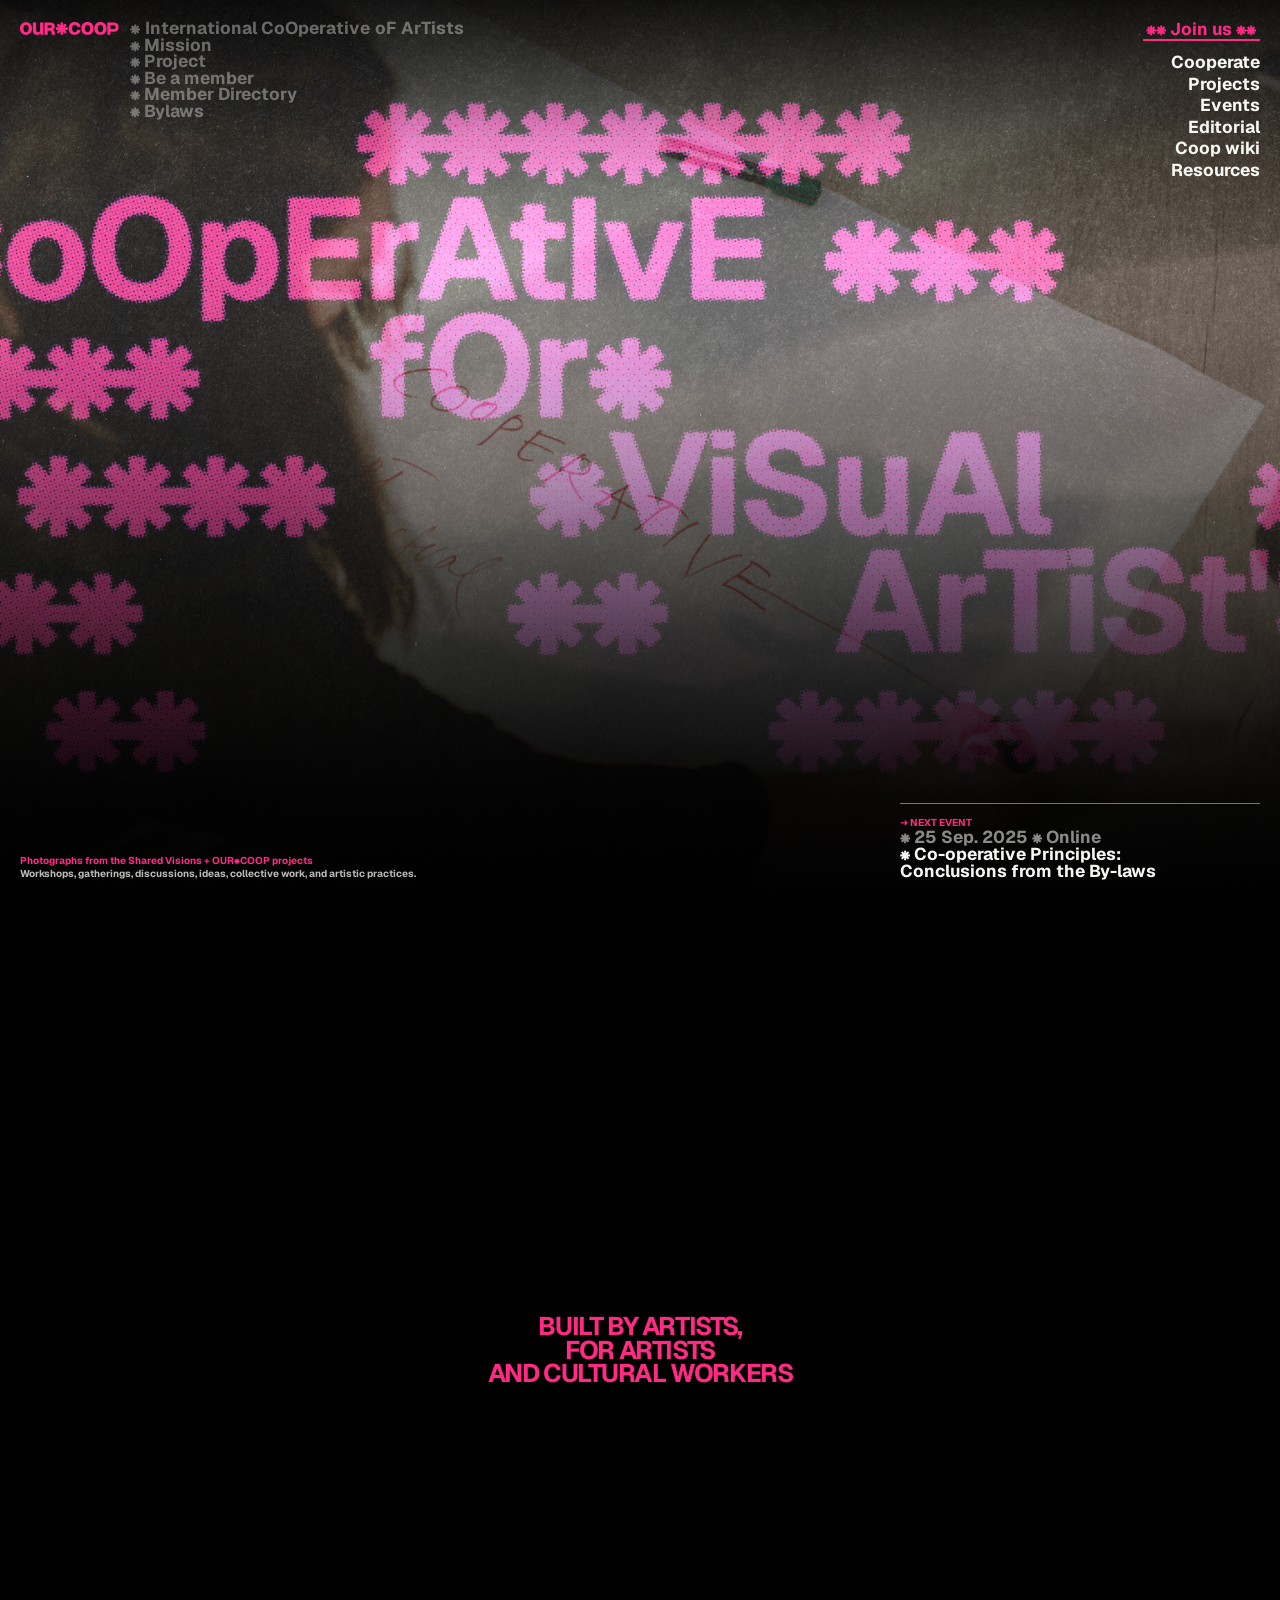
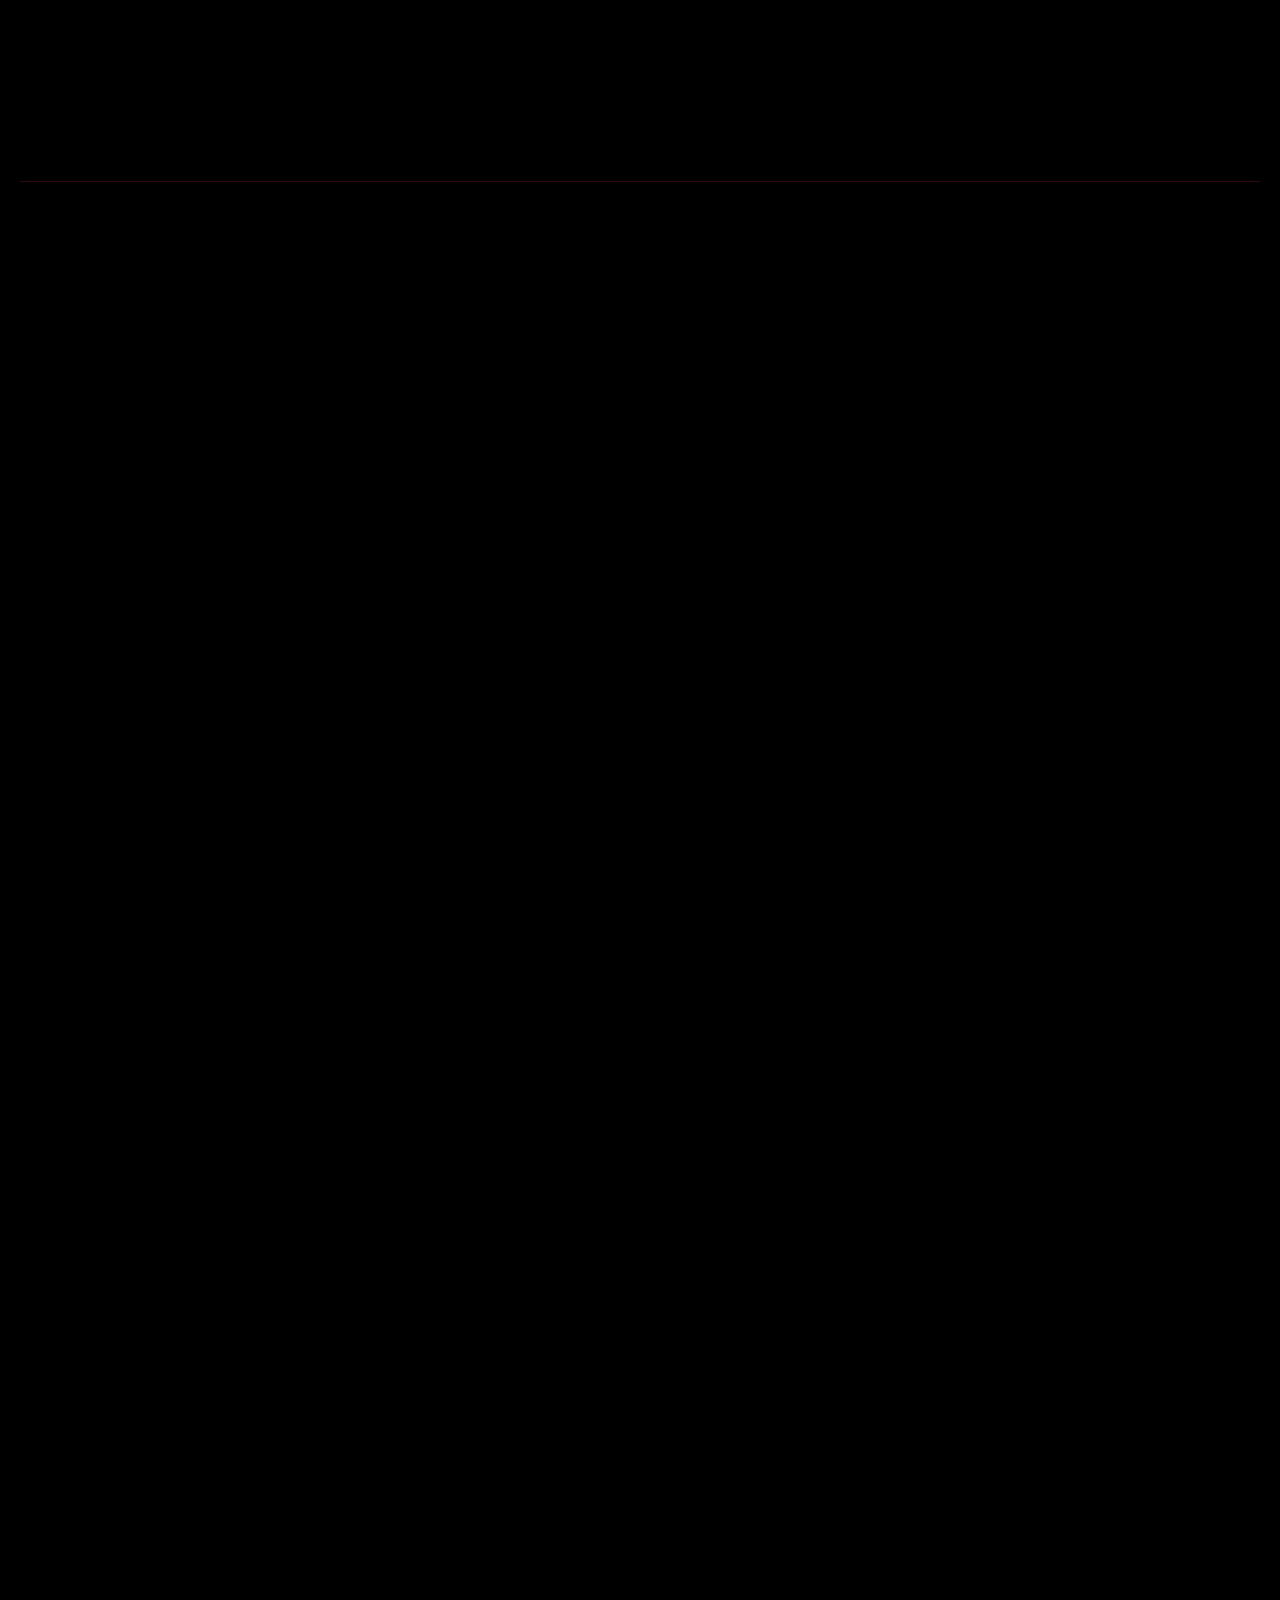
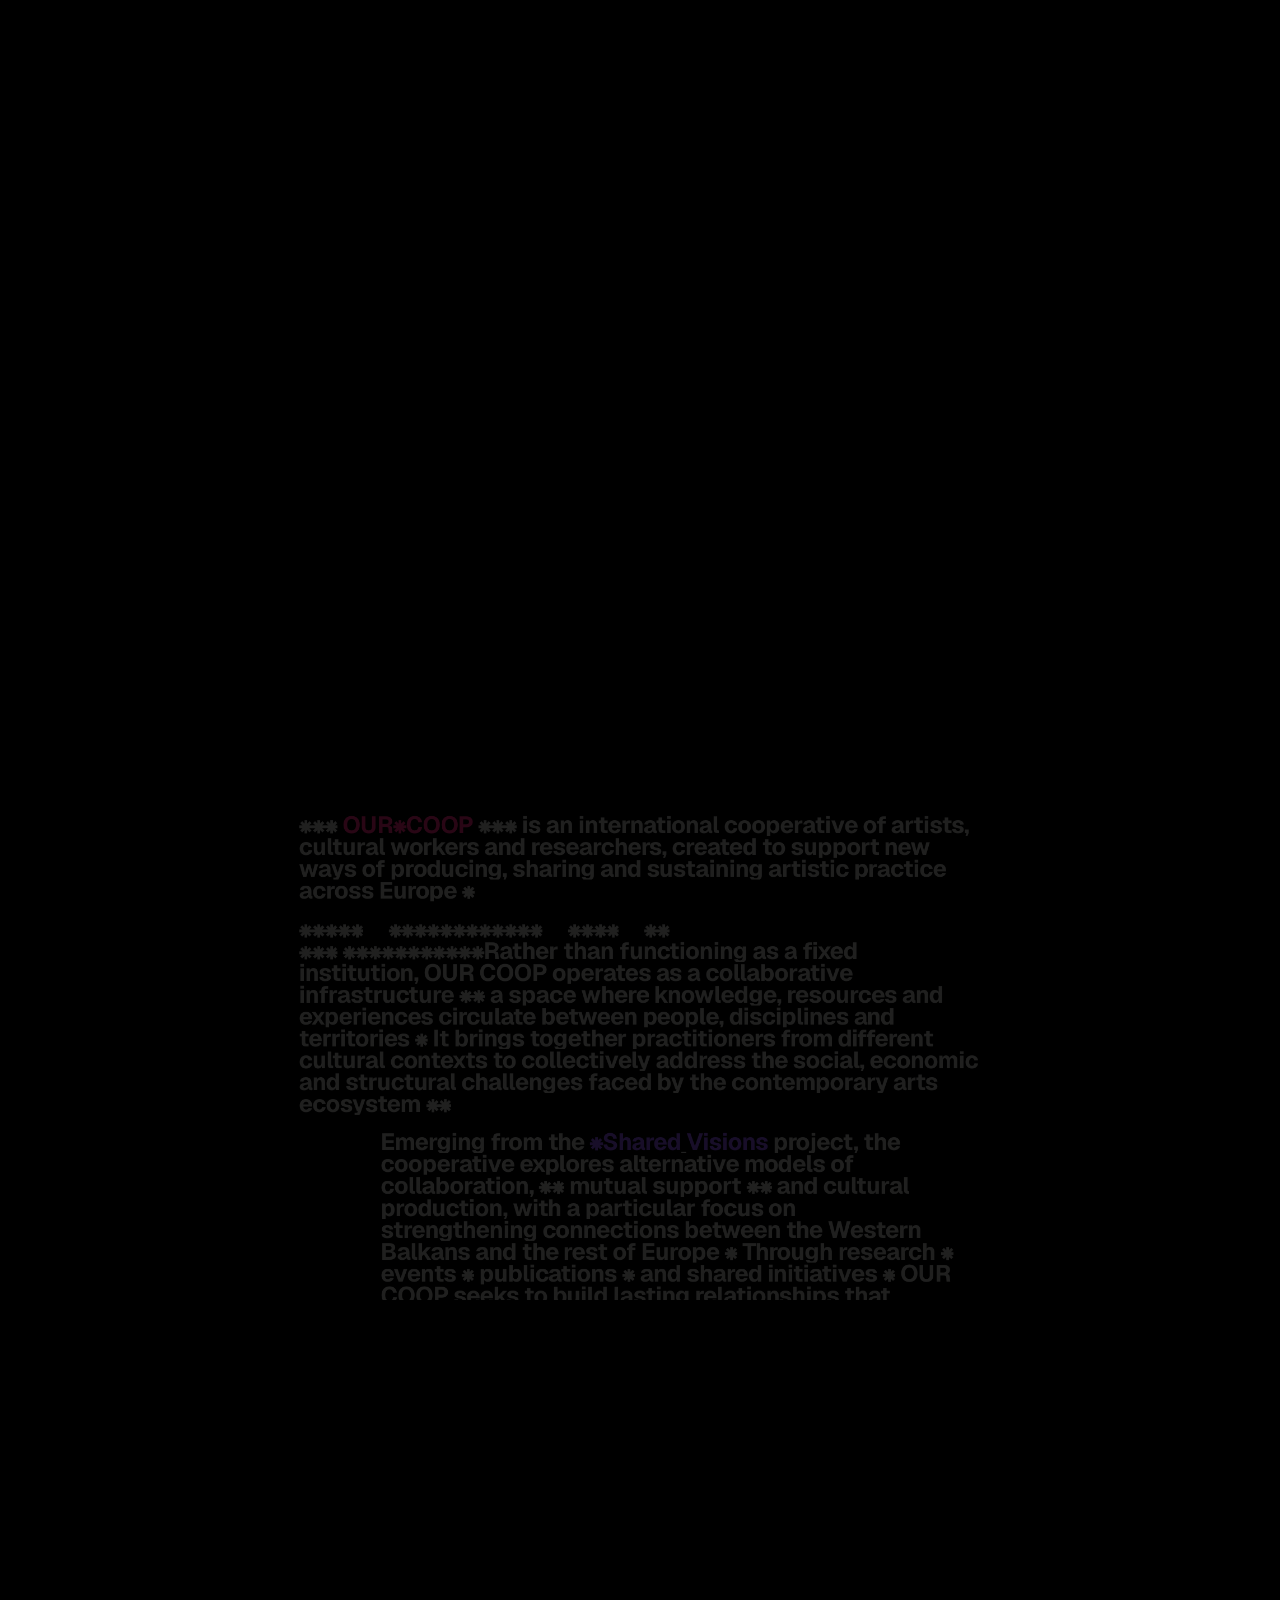
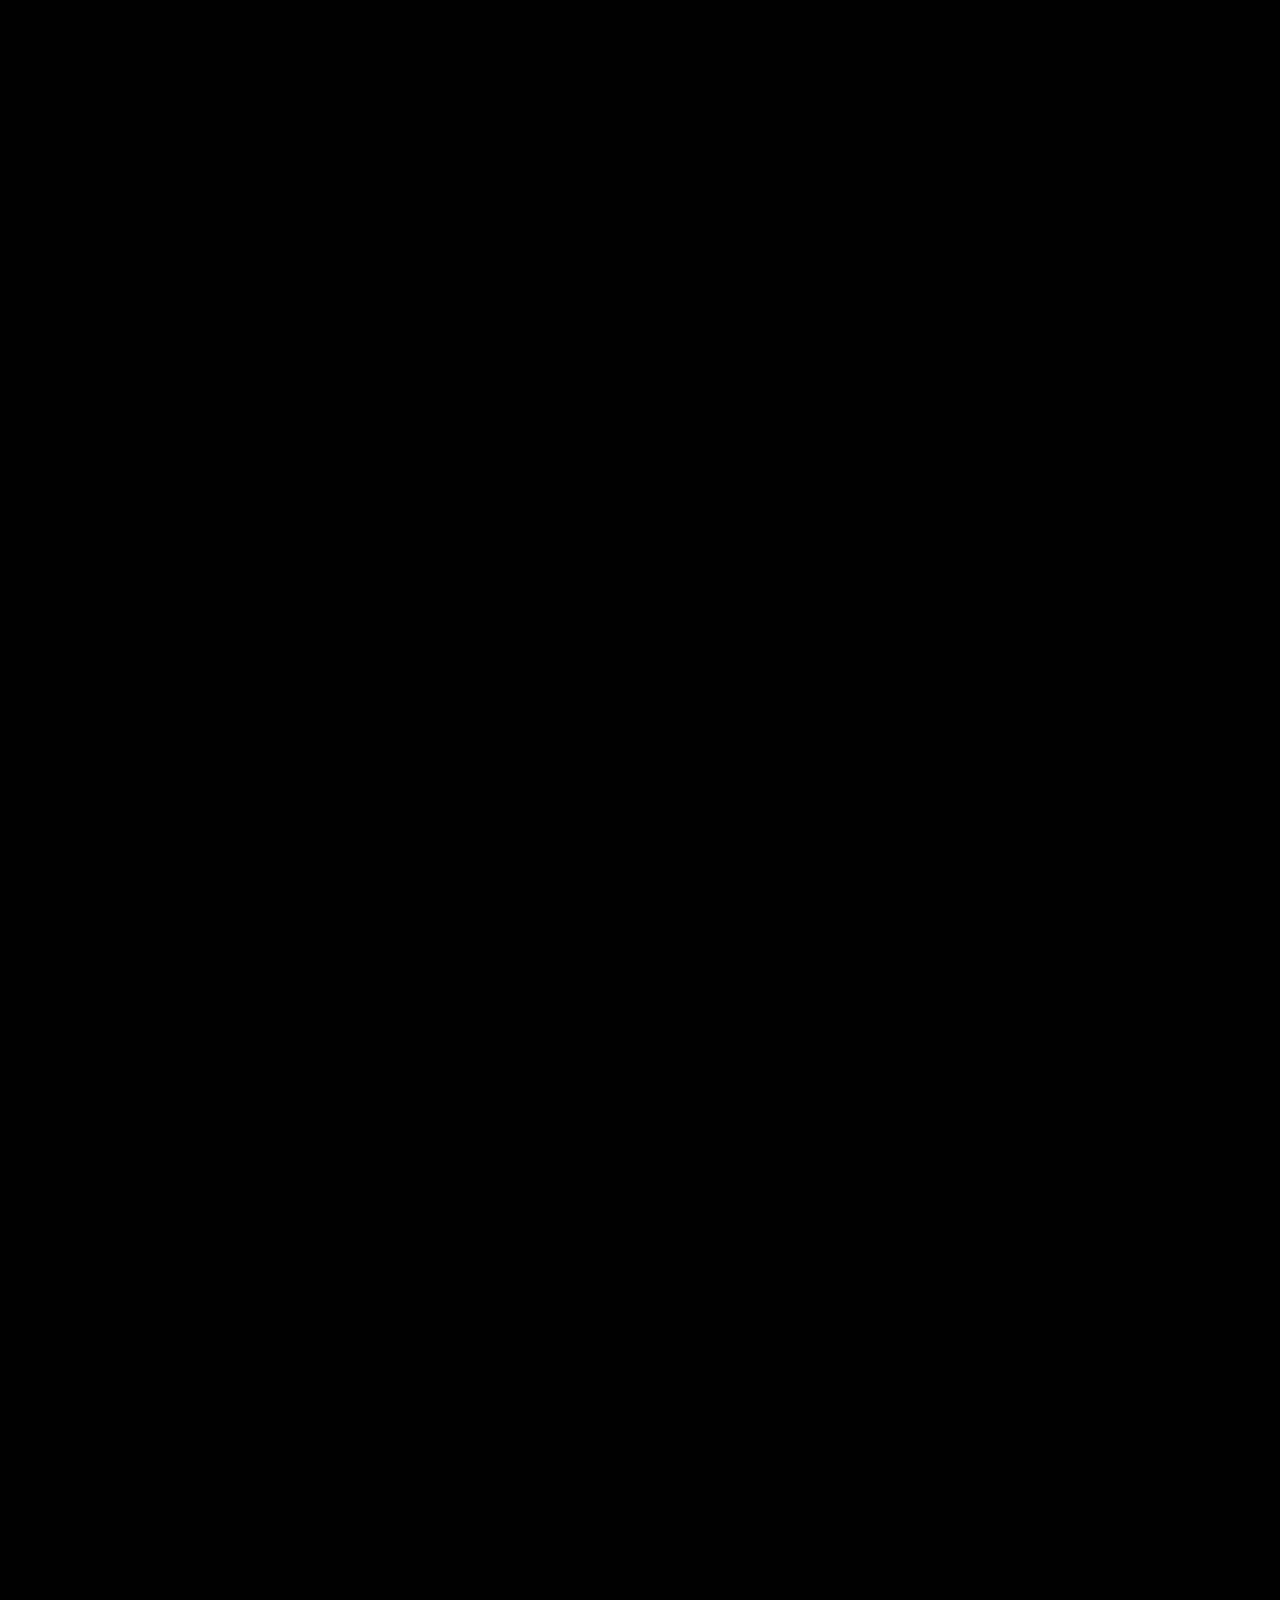
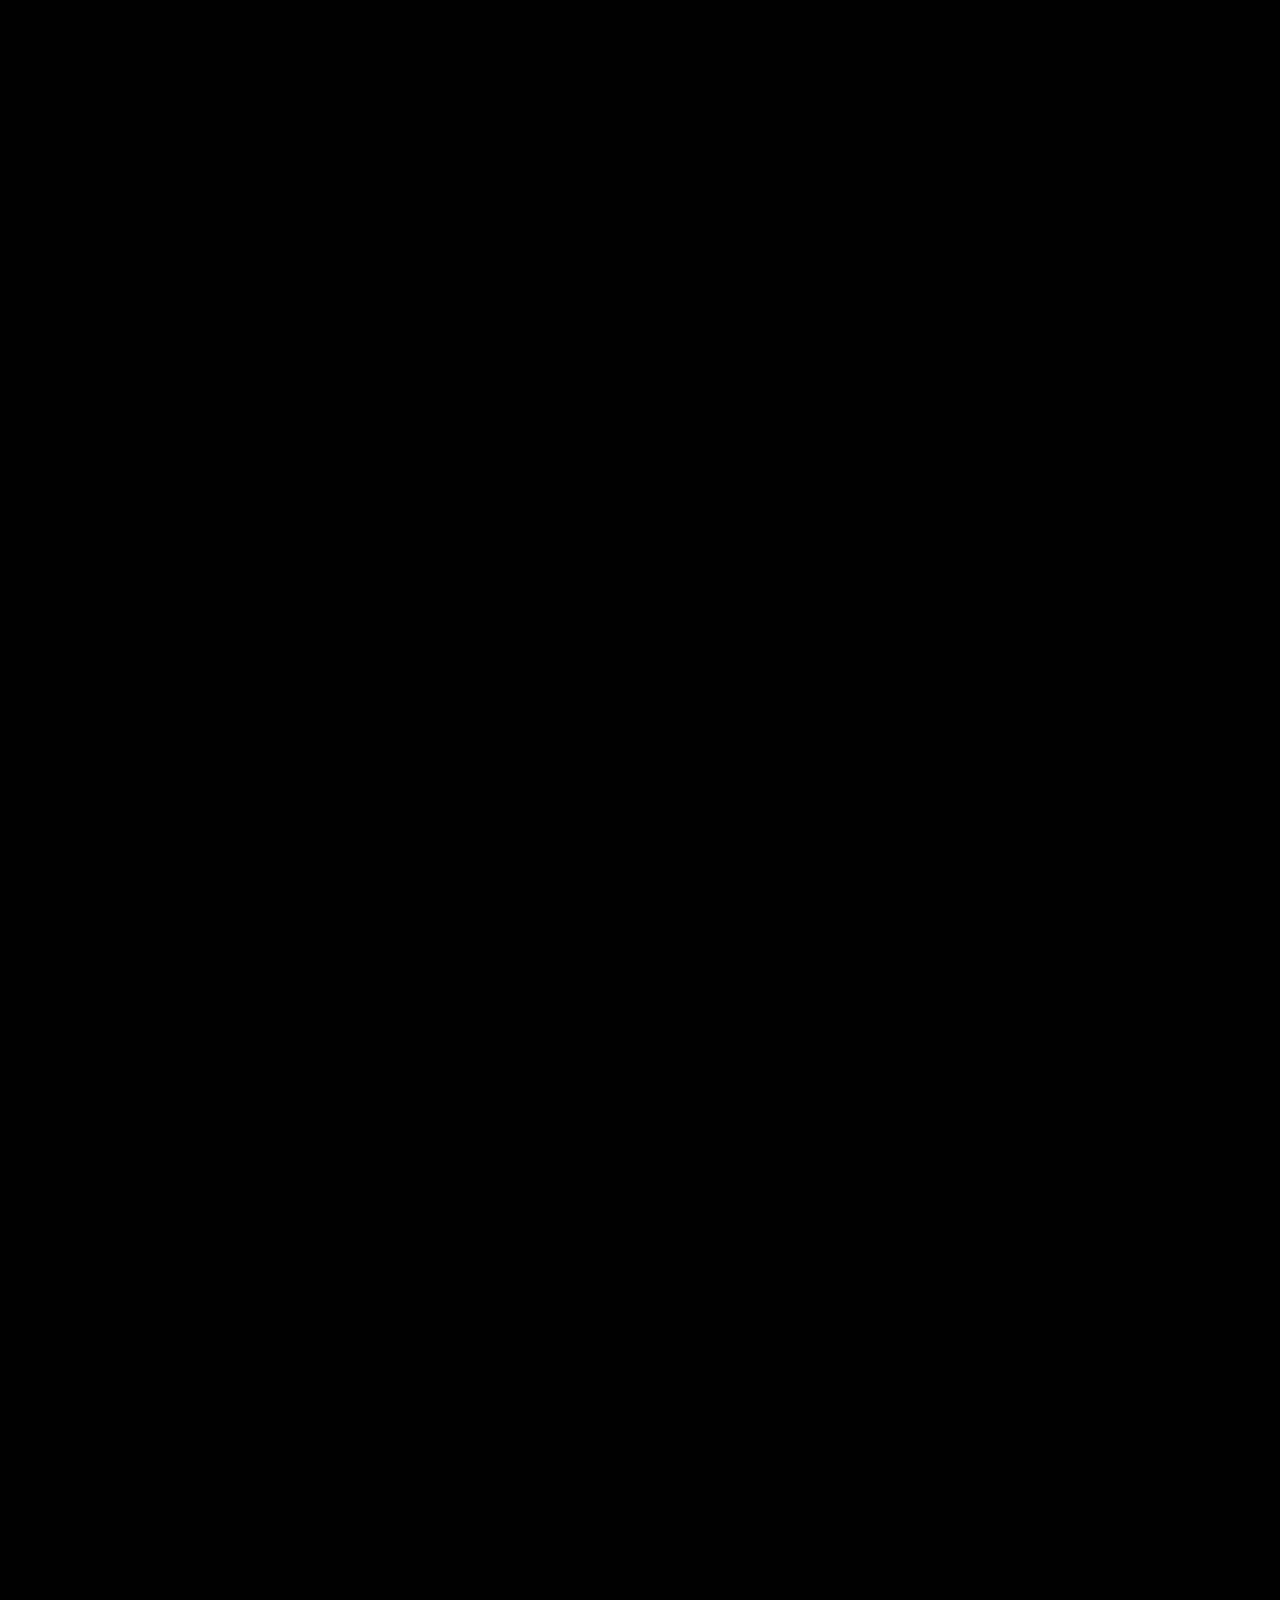
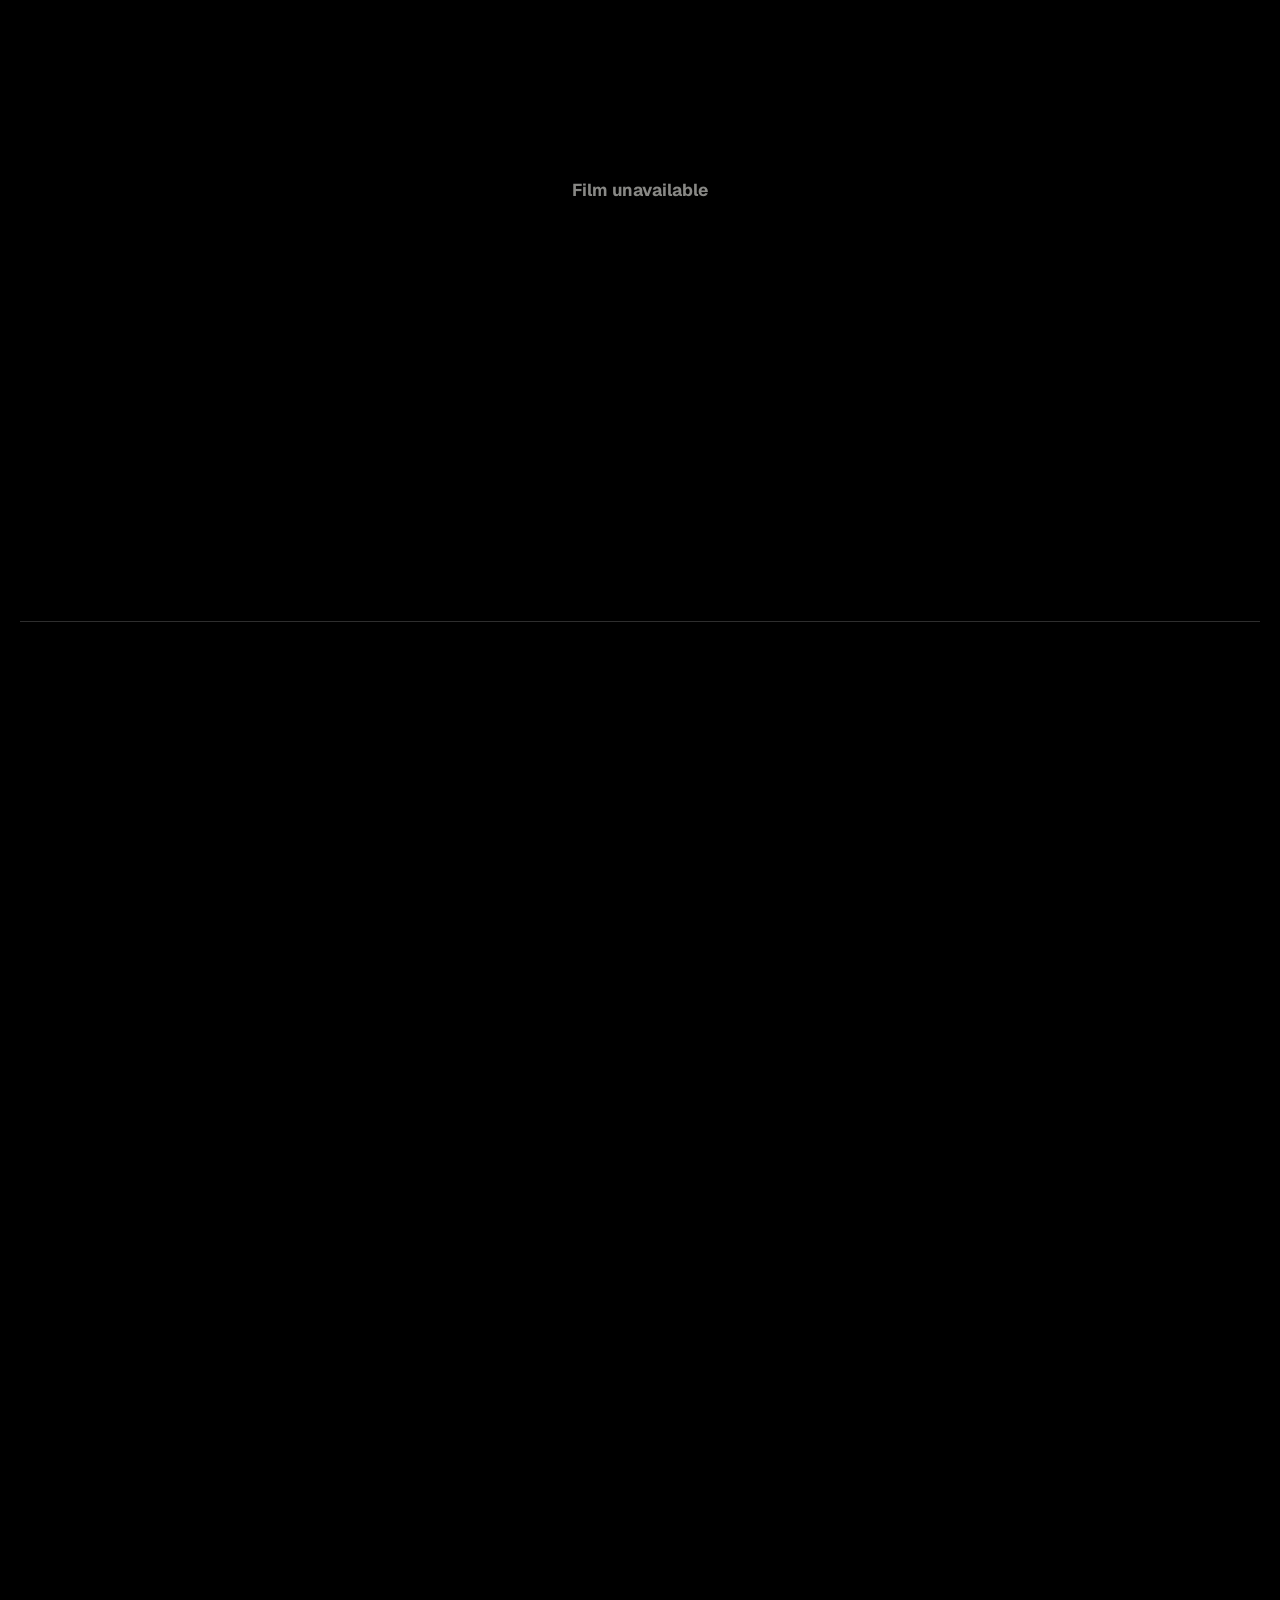
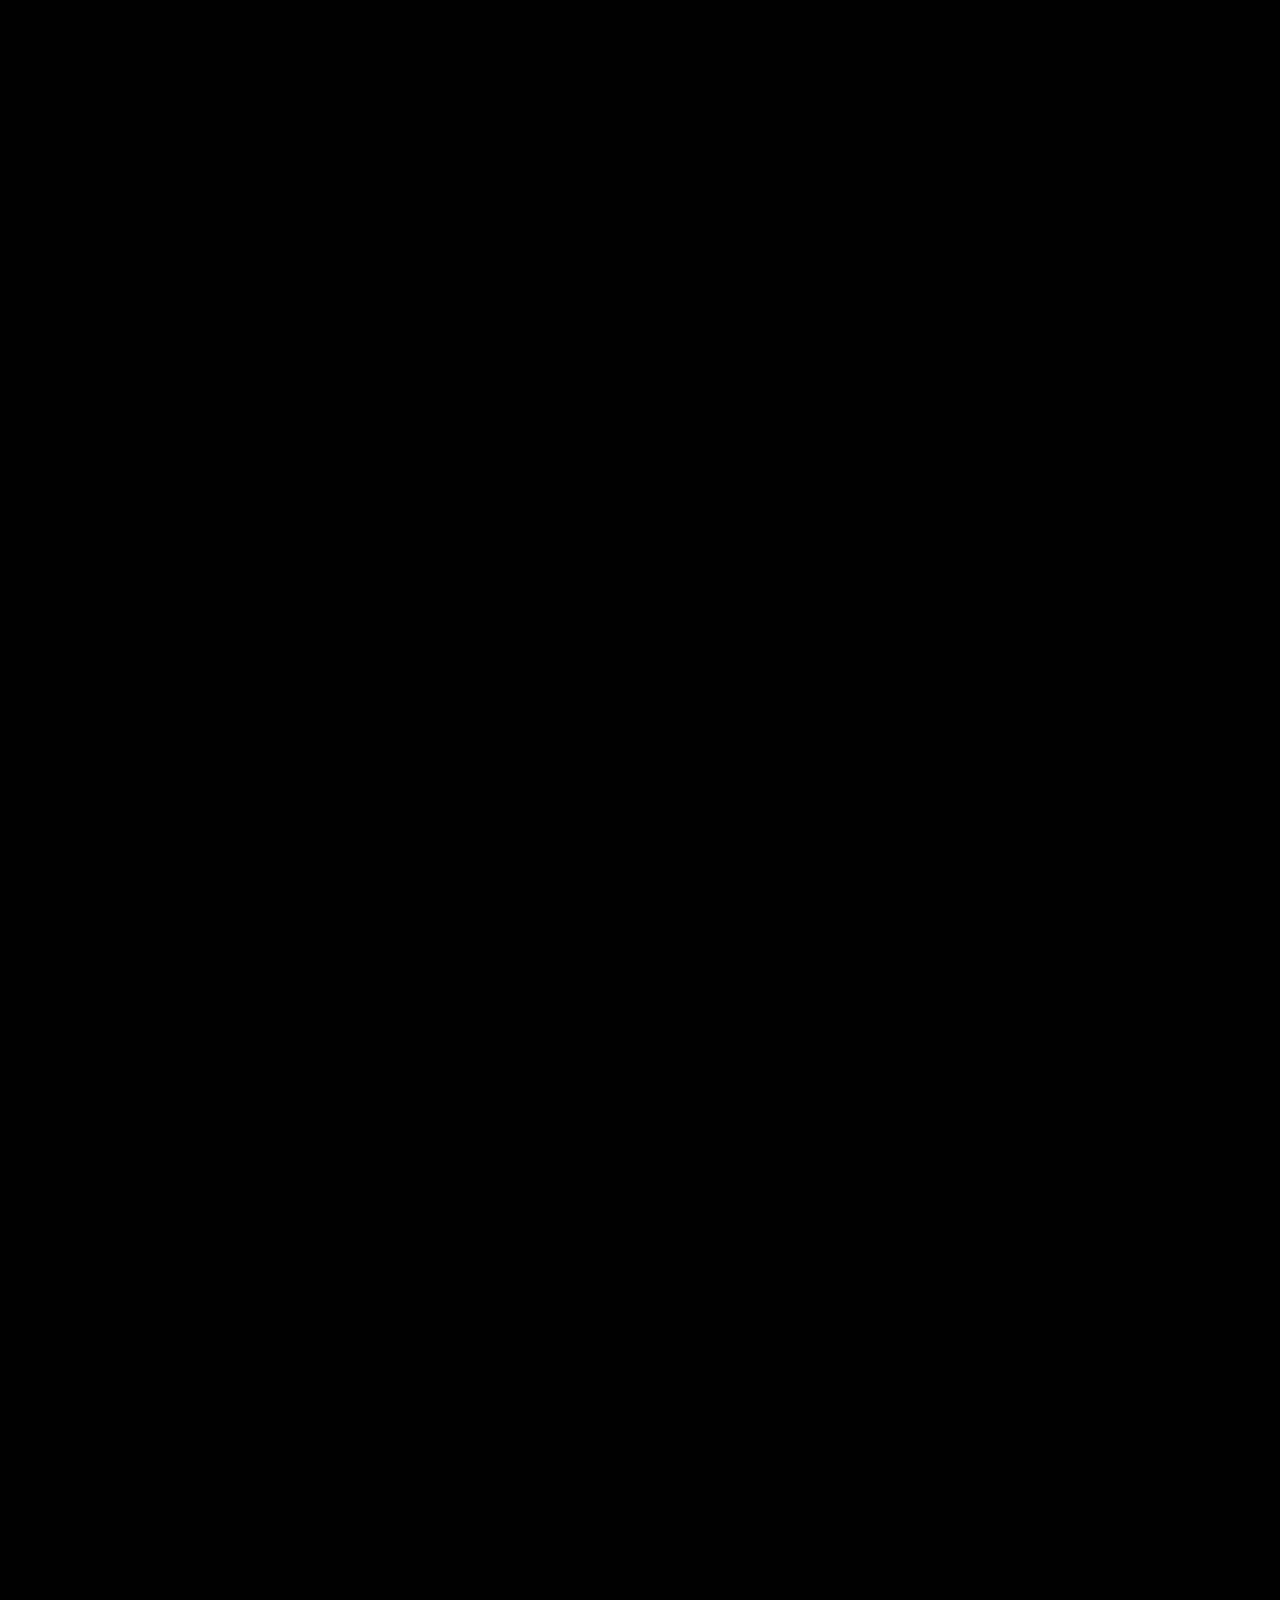
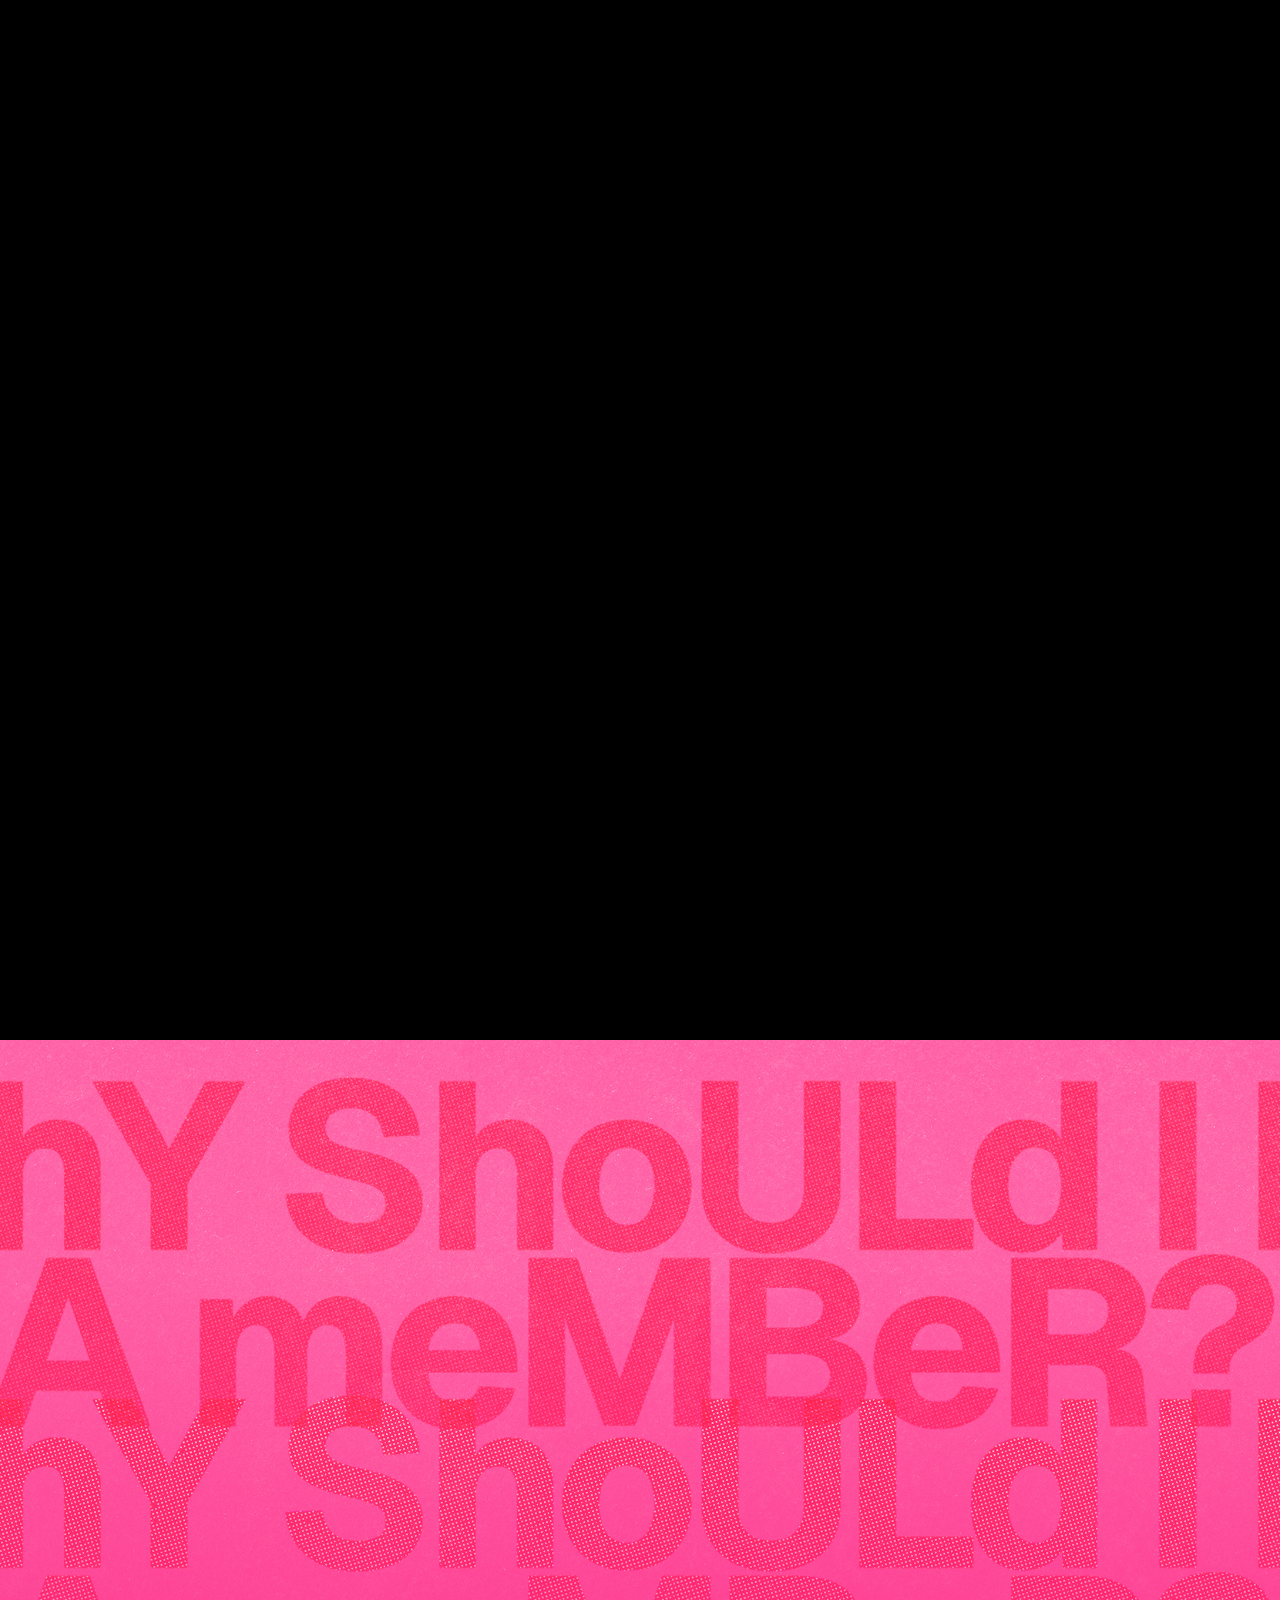
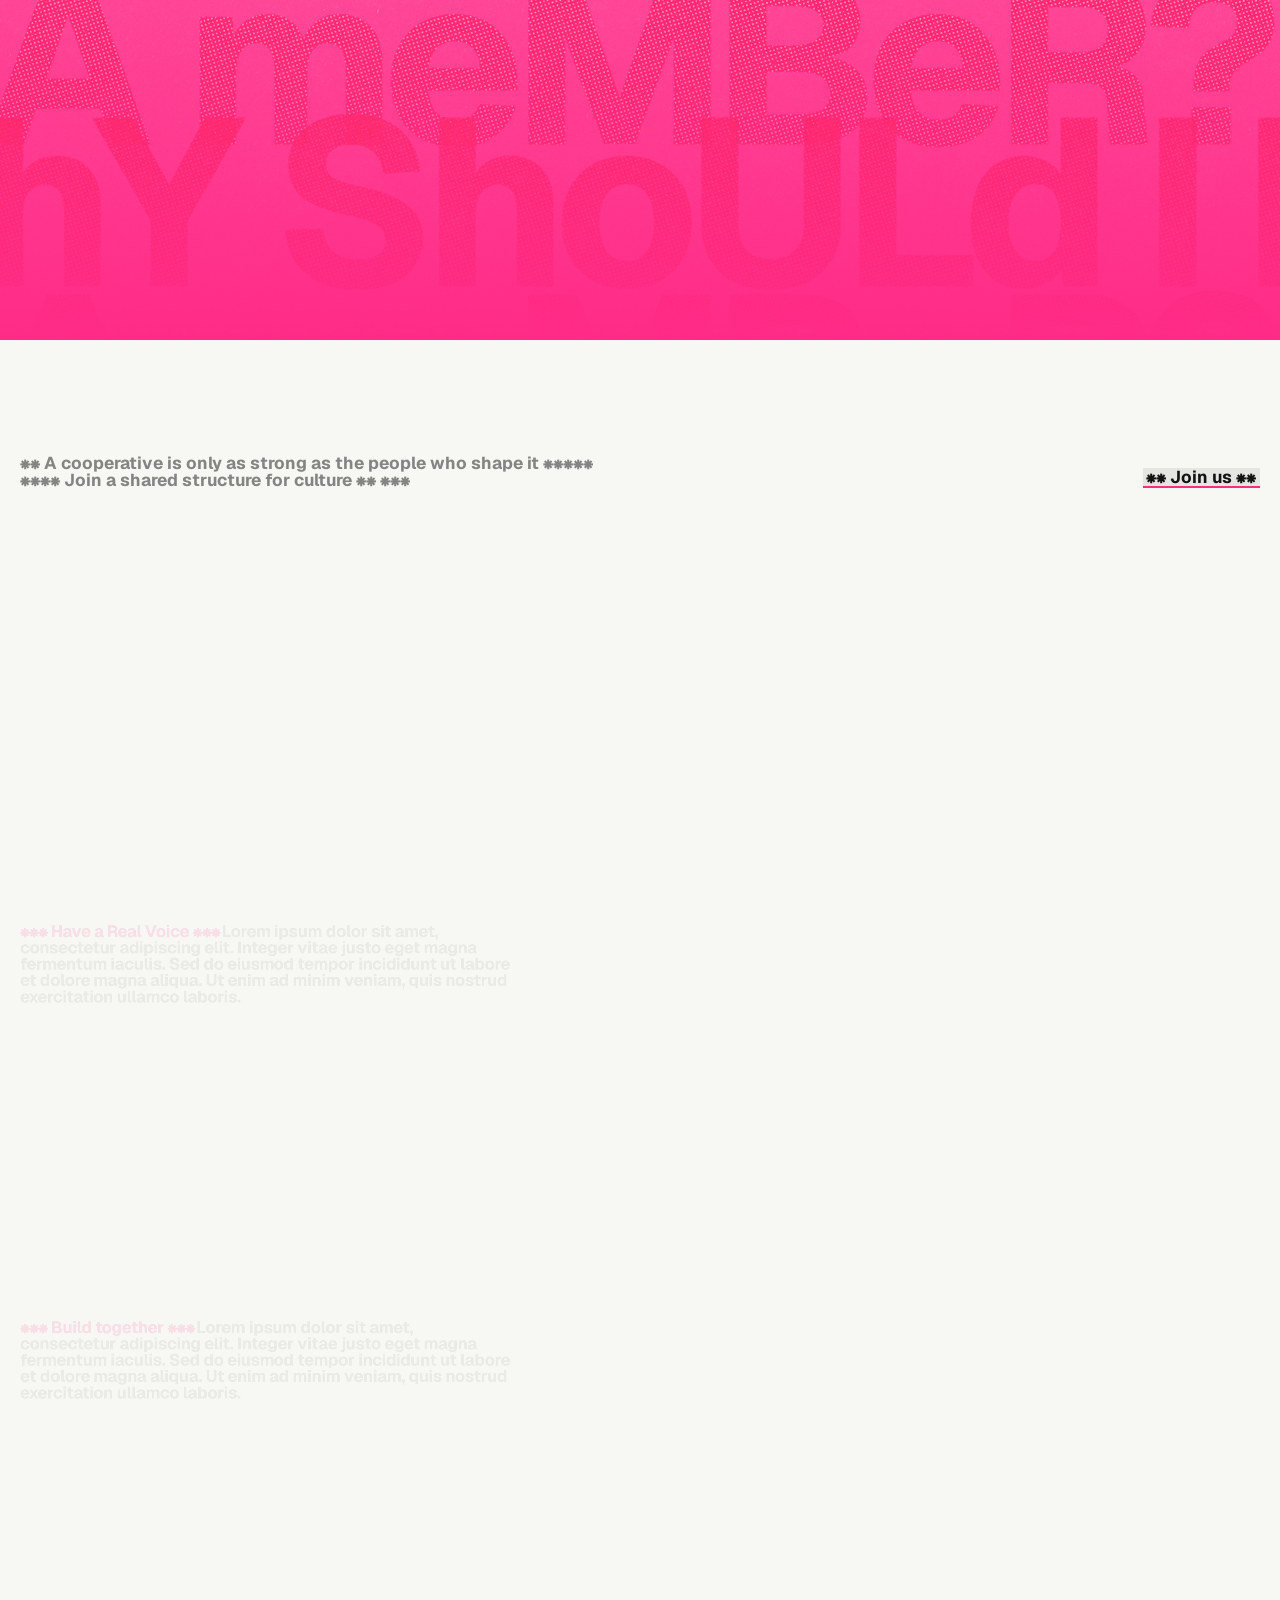
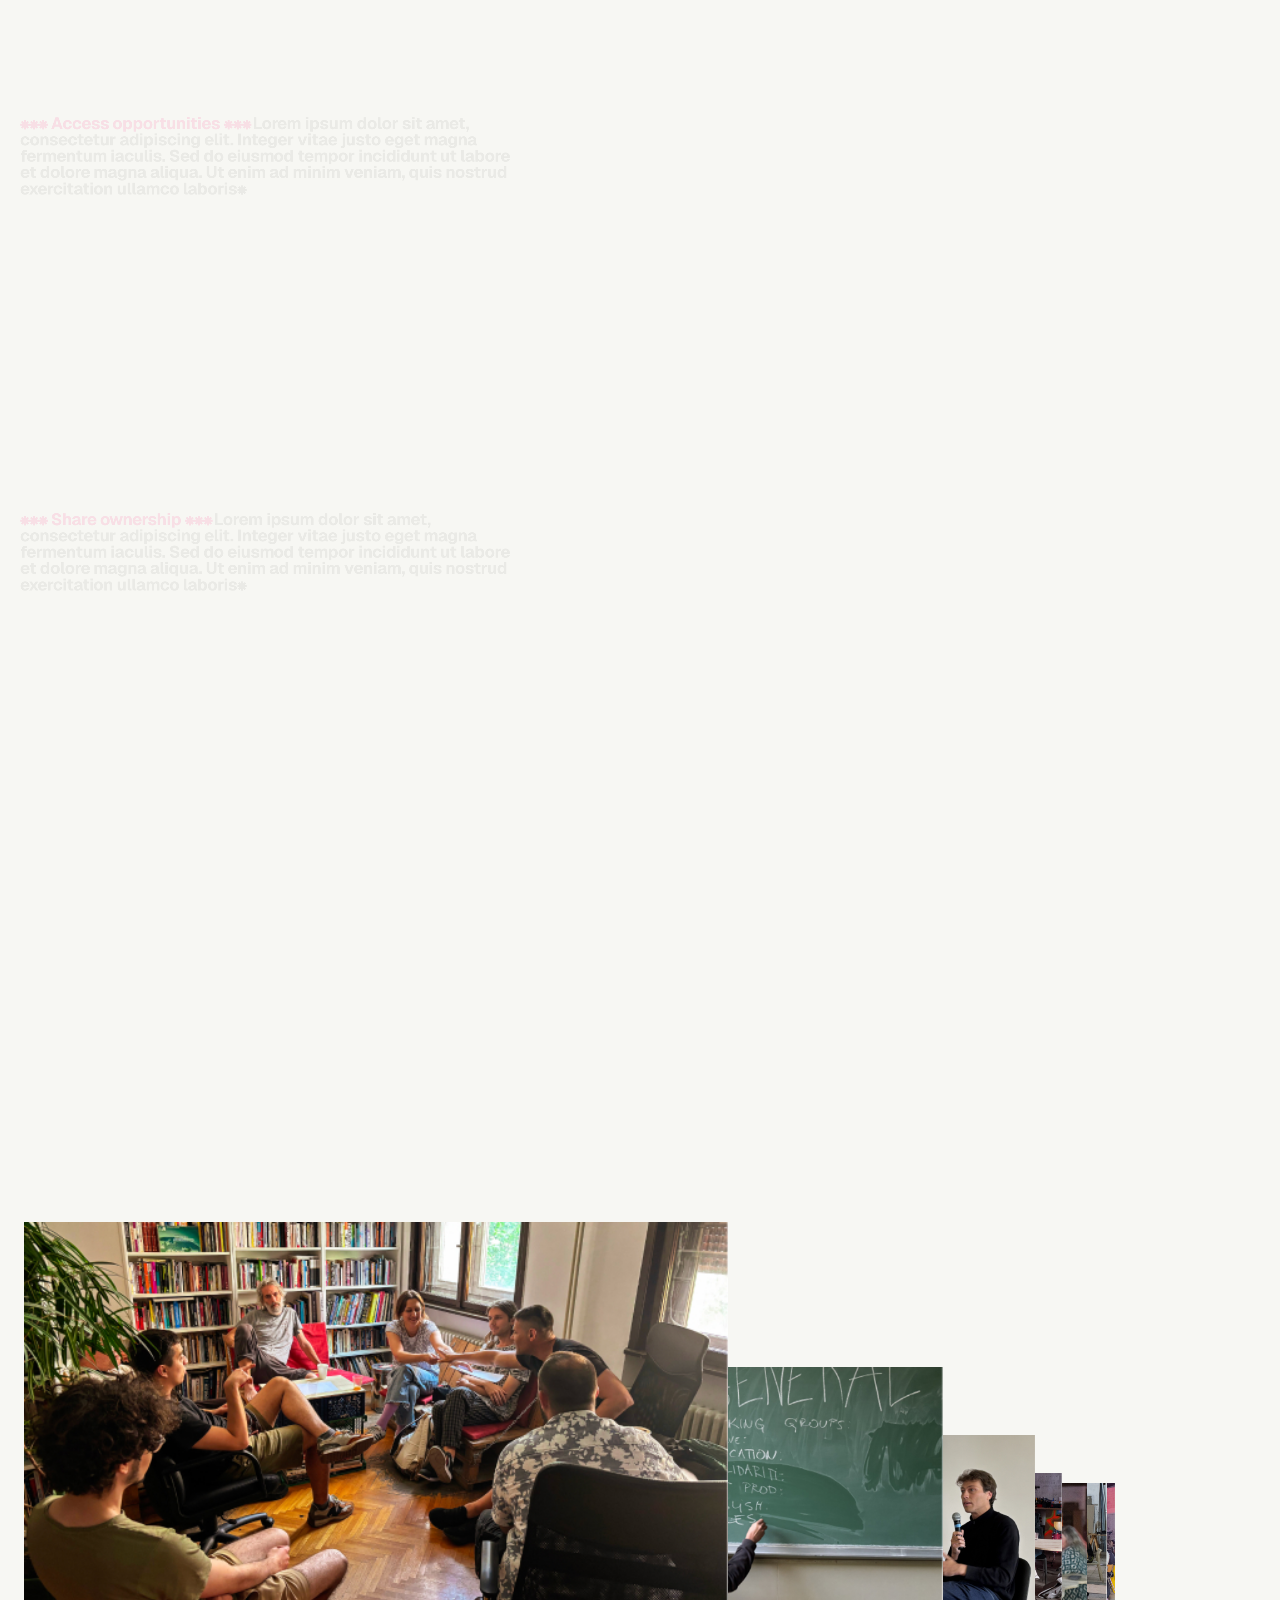
<file: index.html>
<!doctype html>
<html lang="pt">
<head>
  <meta charset="utf-8" />
  <meta name="viewport" content="width=device-width, initial-scale=1" />
  <meta name="theme-color" content="#000000" />
  <title>OUR*COOP</title>
  <link rel="stylesheet" href="./styles.css" />
<link rel="stylesheet" href="./header.css" /><link rel="stylesheet" href="./footer.css" /></head>
<body>
  <div class="hero__topbar">
    <div class="brand-row">
      <a class="brand" href="./index.html" aria-label="OUR COOP — Homepage">
        <img class="brand-logo" src="./assets/images/ourlogo-pink.svg" alt="OUR COOP" />
      </a>
    </div>

    <nav class="hero__nav" aria-label="Primary navigation">
      <span class="hero__nav-track">
        <span class="brand-description">* International Cooperative of Artists</span>
        <a href="#mission">* Mission</a>
        <a href="#project">* Project</a>
        <a href="#membership">* Be a member</a>
        <a href="#directory">* Member Directory</a>
        <a href="#bylaws">* Bylaws</a>
      </span>
    </nav>

    <div class="header-links"><a class="join-link" href="./index.html#join">** Join us **</a><nav class="page-nav" aria-label="Main navigation"><a href="./cooperate.html">Cooperate</a><a href="./projects.html">Projects</a><a href="./events.html">Events</a><a href="./editorial.html">Editorial</a><a href="./coop-wiki.html">Coop wiki</a><a href="./resource-map.html">Resources</a></nav></div>
  </div>

  <header class="hero" id="top">
    <div class="hero__media" aria-hidden="true">
      <img
        class="hero__background"
        src="./assets/images/header-background.gif"
        alt=""
      />
      <div class="hero__transition"></div>
      <img
        class="hero__overlay"
        src="./assets/images/header-overlay.gif"
        alt=""
      />
      <div class="hero__shade"></div>
    </div>

    <div class="hero__ui">
      <div class="hero__bottom">
        <div class="hero__caption">
          <strong>Photographs from the Shared Visions + OUR*COOP projects</strong>
          <span>Workshops, gatherings, discussions, ideas, collective work, and artistic practices.</span>
        </div>

        <a class="hero__event" href="#next-event">
          <span class="hero__event-image" aria-hidden="true">
            <img src="./assets/images/test-event.jpg" alt="" />
          </span>
          <span class="hero__event-kicker">➜ NEXT EVENT</span>
          <span class="hero__event-meta">* 25 Sep. 2025 * Online</span>
          <strong>* Co-operative Principles:<br />Conclusions from the By-laws</strong>
        </a>
      </div>
    </div>
  </header>

  <main>
    <section class="asterisk-scroll" id="mission" aria-labelledby="mission-title">
      <div class="asterisk-sticky" id="asteriskScene">
        <div class="asterisk-field" id="asteriskField" aria-hidden="true"></div>

        <h1 class="asterisk-title" id="mission-title">
          <span>BUILT BY ARTISTS,</span>
          <span>FOR ARTISTS</span>
          <span>AND CULTURAL WORKERS</span>
        </h1>

        <div class="asterisk-progress" aria-hidden="true">
          <span id="asteriskProgressBar"></span>
        </div>
      </div>
    </section>

    <section class="story-scroll" id="project" aria-label="About OUR COOP">
      <div class="story-sticky">
        <div class="story-copy" id="storyCopy">
          <p class="story-copy__lead">
            <span class="story-markers">***</span>
            <span class="story-logo">OUR*COOP</span>
            <span class="story-markers">***</span>
            is an international cooperative of artists, cultural workers and researchers, created to support new ways of producing, sharing and sustaining artistic practice across Europe *
          </p>

          <p>
            ***** &nbsp;&nbsp;&nbsp; ************ &nbsp;&nbsp;&nbsp; **** &nbsp;&nbsp;&nbsp; **<br />
            *** ***********Rather than functioning as a fixed institution, OUR COOP operates as a collaborative infrastructure ** a space where knowledge, resources and experiences circulate between people, disciplines and territories * It brings together practitioners from different cultural contexts to collectively address the social, economic and structural challenges faced by the contemporary arts ecosystem **
          </p>

          <p class="story-copy__indented">
            Emerging from the <a href="#shared-visions">*Shared Visions</a> project, the cooperative explores alternative models of collaboration, ** mutual support ** and cultural production, with a particular focus on strengthening connections between the Western Balkans and the rest of Europe * Through research * events * publications * and shared initiatives * OUR COOP seeks to build lasting relationships that extend beyond the duration of the project itself *
          </p>

          <a class="story-copy__more" href="#membership">Read more</a>
        </div>
      </div>
    </section>

    <section class="video-scroll" id="membership" aria-label="Shared Visions film">
      <div class="video-scroll__sticky">
        <video
          class="video-scroll__video"
          id="visionsScrollVideo"
          src="./assets/images/SV-Visions-7.mp4"
          preload="auto"
          muted
          playsinline
          aria-label="Shared Visions"
        ></video>
        <span class="video-scroll__status" id="visionsVideoStatus">Loading film *</span>
        <div class="video-scroll__progress" aria-hidden="true">
          <span id="visionsVideoProgress"></span>
        </div>
      </div>
    </section>

    <section class="join-scroll" id="join" aria-labelledby="join-title">
      <div class="join-scroll__visual" aria-hidden="true">
        <img src="./assets/images/joinus.jpg" alt="" />
      </div>

      <div class="join-scroll__content">
        <div class="join-scroll__intro">
          <p>** A cooperative is only as strong as the people who shape it *****<br />**** Join a shared structure for culture ** ***</p>
          <a href="#join-details">** Join us **</a>
        </div>

        <div class="join-cards" id="join-details">
          <div class="join-cards__viewer">
            <div class="join-cards__stage">
              <article class="join-card">
            <div class="join-card__body">
              <h2 id="join-title"><span>***</span> Have a Real Voice <span>***</span></h2>
              <p>Lorem ipsum dolor sit amet, consectetur adipiscing elit. Integer vitae justo eget magna fermentum iaculis. Sed do eiusmod tempor incididunt ut labore et dolore magna aliqua. Ut enim ad minim veniam, quis nostrud exercitation ullamco laboris.</p>
            </div>
              </article>

              <article class="join-card">
            <div class="join-card__body">
              <h2><span>***</span> Build together <span>***</span></h2>
              <p>Lorem ipsum dolor sit amet, consectetur adipiscing elit. Integer vitae justo eget magna fermentum iaculis. Sed do eiusmod tempor incididunt ut labore et dolore magna aliqua. Ut enim ad minim veniam, quis nostrud exercitation ullamco laboris.</p>
            </div>
              </article>

              <article class="join-card">
            <div class="join-card__body">
              <h2><span>***</span> Access opportunities <span>***</span></h2>
              <p>Lorem ipsum dolor sit amet, consectetur adipiscing elit. Integer vitae justo eget magna fermentum iaculis. Sed do eiusmod tempor incididunt ut labore et dolore magna aliqua. Ut enim ad minim veniam, quis nostrud exercitation ullamco laboris.</p>
            </div>
              </article>

              <article class="join-card">
            <div class="join-card__body">
              <h2><span>***</span> Share ownership <span>***</span></h2>
              <p>Lorem ipsum dolor sit amet, consectetur adipiscing elit. Integer vitae justo eget magna fermentum iaculis. Sed do eiusmod tempor incididunt ut labore et dolore magna aliqua. Ut enim ad minim veniam, quis nostrud exercitation ullamco laboris.</p>
            </div>
              </article>
            </div>
          </div>
        </div>

        <section class="scroll-gallery" aria-label="Project gallery">
          <div class="scroll-gallery__viewer">
            <figure class="scroll-gallery__item">
              <img src="./assets/images/gallery/Slide 16_9 - 2.jpg" alt="Participants gathering during a cooperative workshop" />
              <figcaption>↗ Shared conversations, collective practices and new ways of working together *</figcaption>
            </figure>
            <figure class="scroll-gallery__item">
              <img src="./assets/images/gallery/Slide 16_9 - 6.jpg" alt="Artists taking part in a Shared Visions activity" />
              <figcaption>↗ Shared Visions workshop * Ideas moving between people, places and practices *</figcaption>
            </figure>
            <figure class="scroll-gallery__item">
              <img src="./assets/images/gallery/Slide 16_9 - 7.jpg" alt="A collaborative cultural gathering" />
              <figcaption>↗ Building lasting relationships through discussion and collective experience *</figcaption>
            </figure>
            <figure class="scroll-gallery__item">
              <img src="./assets/images/gallery/Slide 16_9 - 10.jpg" alt="Participants working together" />
              <figcaption>↗ Knowledge, resources and experiences circulating across the cooperative *</figcaption>
            </figure>
            <figure class="scroll-gallery__item">
              <img src="./assets/images/gallery/Slide 16_9 - 11.jpg" alt="A group exchange during the project" />
              <figcaption>↗ Encounters that connect different disciplines and cultural contexts *</figcaption>
            </figure>
            <figure class="scroll-gallery__item">
              <img src="./assets/images/gallery/Slide 16_9 - 12.jpg" alt="Creative practitioners in conversation" />
              <figcaption>↗ Mutual support as an artistic and organisational practice *</figcaption>
            </figure>
            <figure class="scroll-gallery__item">
              <img src="./assets/images/gallery/Slide 16_9 - 13.jpg" alt="Members sharing an informal project moment" />
              <figcaption>↗ A cooperative grows through the people who continuously shape it *</figcaption>
            </figure>
          </div>
        </section>
      </div>
    </section>

    <section class="directory-section" id="directory" aria-labelledby="directory-title">
      <h2 class="directory-section__title" id="directory-title">* Member Directory</h2>
      <p class="directory-section__intro">*** Lorem Ipsum is simply dummy text of the printing and typesetting industry * Lorem Ipsum has been the industry's standard dummy text ever since 1966, when designers at Letraset and James Mosley, the librarian at St Bride Printing Library in London *</p>
      <div class="directory-grid" id="directoryGrid" aria-label="OUR COOP members"></div>
    </section>

    <section class="bylaws-section" id="bylaws" aria-labelledby="bylaws-title">
      <h2 class="bylaws-section__title" id="bylaws-title">* Bylaws</h2>

      <p class="bylaws-section__intro">Lorem ipsum dolor sit amet, consectetur adipiscing elit * Sed do eiusmod tempor incididunt ut labore et dolore magna aliqua * Ut enim ad minim veniam, quis nostrud exercitation ullamco laboris nisi ut aliquip ex ea commodo consequat * Duis aute irure dolor in reprehenderit in voluptate velit esse cillum dolore eu fugiat nulla pariatur * Excepteur sint occaecat cupidatat non proident, sunt in culpa qui officia deserunt mollit anim id est laborum * Curabitur pretium tincidunt lacus, nulla gravida orci a odio, nullam varius turpis et commodo pharetra *</p>

      <div class="bylaws-files" aria-label="Bylaws downloads">
        <article class="bylaws-file">
          <h3><span>**</span> Bylaws (ENG) <span>**</span></h3>
          <span class="bylaws-file__size">7,5 mb</span>
          <a class="bylaws-file__download" href="#" download>Download</a>
        </article>

        <article class="bylaws-file">
          <h3><span>**</span> Bylaws (SR) <span>**</span></h3>
          <span class="bylaws-file__size">6,7 mb</span>
          <a class="bylaws-file__download" href="#" download>Download</a>
        </article>
      </div>
    </section>

    <section class="partners-faq" id="partners" aria-label="Partners and frequently asked questions">
      <div class="partners-panel">
        <h2 class="partners-faq__title">* Partners and supporters</h2>
        <p class="partners-panel__lead">Supported by the Creative Europe Programme, the project is led by Foundation Fund B92 (Serbia) and implemented in collaboration with key organizations from across Europe: <a href="#">SOTA</a> (State of the Arts, Belgium), <a href="#">Caradt</a> (Avans University of Applied Sciences, Netherlands), <a href="#">SULUV</a> (Association of Fine Artists of Vojvodina, Serbia), <a href="#">Landscape Choreography</a> (Italy), <a href="#">Institute for Contemporary Art</a> (Montenegro), <a href="#">Soshenko 33</a> (Ukraine), and <a href="#">KICKVOIDLOOP Cultural Cooperative</a> (Portugal) *</p>

        <div class="partners-panel__associated">
          <h3>* Associated partners</h3>
          <p>Including <a href="#">Blue Cube Foundation</a> (Bulgaria), <a href="#">Platform ACCT</a> (Netherlands), <a href="#">Kunstenpunt</a> (Belgium), <a href="#">Art Workers Italia</a> (Italy), and <a href="#">INKA</a> (North Macedonia) – contributes to the project’s knowledge base, advocacy, and regional connections *</p>
        </div>
      </div>

      <div class="faq-panel">
        <h2 class="partners-faq__title">* FAQ’s</h2>
        <div class="faq-list">
          <details class="faq-item">
            <summary>** What is the purpose?</summary>
            <div class="faq-item__answer"><p>Lorem ipsum dolor sit amet, consectetur adipiscing elit * Sed do eiusmod tempor incididunt ut labore et dolore magna aliqua *</p></div>
          </details>

          <details class="faq-item" open>
            <summary>** Why a cooperative model?</summary>
            <div class="faq-item__answer">
              <p>A cooperative model reflects the way we believe artistic practices can grow: through collaboration, shared responsibility and collective support * Instead of focusing on individual ownership, OUR COOP creates a space where knowledge, resources and opportunities can circulate between members *</p>
              <p>By working cooperatively, artists and cultural practitioners can build stronger networks, develop sustainable practices and collectively respond to the challenges of the contemporary cultural landscape * The cooperative is not only a structure — it is a way of working, based on mutual trust, participation and shared values *</p>
            </div>
          </details>

          <details class="faq-item">
            <summary>** Who is OUR COOP for?</summary>
            <div class="faq-item__answer"><p>Lorem ipsum dolor sit amet, consectetur adipiscing elit * Integer vitae justo eget magna fermentum iaculis *</p></div>
          </details>
          <details class="faq-item">
            <summary>** Who can become a member?</summary>
            <div class="faq-item__answer"><p>Lorem ipsum dolor sit amet, consectetur adipiscing elit * Ut enim ad minim veniam, quis nostrud exercitation ullamco laboris *</p></div>
          </details>
          <details class="faq-item">
            <summary>** How does OUR COOP support artists?</summary>
            <div class="faq-item__answer"><p>Lorem ipsum dolor sit amet, consectetur adipiscing elit * Duis aute irure dolor in reprehenderit in voluptate velit esse cillum dolore *</p></div>
          </details>
          <details class="faq-item">
            <summary>** What regions does OUR COOP work with?</summary>
            <div class="faq-item__answer"><p>Lorem ipsum dolor sit amet, consectetur adipiscing elit * Excepteur sint occaecat cupidatat non proident *</p></div>
          </details>
          <details class="faq-item">
            <summary>** How is OUR COOP structured?</summary>
            <div class="faq-item__answer"><p>Lorem ipsum dolor sit amet, consectetur adipiscing elit * Sunt in culpa qui officia deserunt mollit anim id est laborum *</p></div>
          </details>
        </div>
      </div>
    </section>
  </main>

  <footer class="site-footer">
    <div class="site-footer__about">
      <p class="site-footer__lead">Lorem ipsum dolor sit amet, consectetur adipiscing elit * Sed do eiusmod tempor incididunt ut labore et dolore magna aliqua * Ut enim ad minim veniam, quis nostrud exercitation ullamco laboris nisi ut aliquip ex ea commodo consequat *</p>
      <p class="site-footer__lead site-footer__lead--indented">Duis aute irure dolor in reprehenderit in voluptate velit esse cillum dolore eu fugiat nulla pariatur * Excepteur sint occaecat cupidatat non proident, sunt in culpa qui officia deserunt mollit anim id est laborum *</p>
    </div>

    <form class="site-footer__newsletter">
      <h2>Subscribe to our Newsletter for<br />our latest news and insights</h2>
      <label>
        <span class="sr-only">Name</span>
        <input type="text" name="name" placeholder="name" autocomplete="name" />
      </label>
      <label>
        <span class="sr-only">Email</span>
        <input type="email" name="email" placeholder="email" autocomplete="email" />
      </label>
      <button type="submit" aria-label="Subscribe">→</button>
    </form>

    <div class="site-footer__contacts">
      <dl>
        <dt>FB</dt><dd><a href="#">Shared Visions</a></dd>
        <dt>IG</dt><dd><a href="#">sharedvisions_coop</a></dd>
        <dt class="site-footer__contact-gap">P</dt><dd class="site-footer__contact-gap"><a href="tel:+381604050151">+381 60 40 50 151</a></dd>
        <dt>E</dt><dd><a href="mailto:sharedvisions.coop@gmail.com">sharedvisions.coop@gmail.com</a></dd>
      </dl>
    </div>

    <div class="site-footer__funding">
      <img src="./assets/images/un.svg" alt="Co-funded by the European Union" />
    </div>

    <address class="site-footer__address">Obilićev Venac 2/1, 11000<br />Beograd, Srbija</address>

    <nav class="site-footer__legal" aria-label="Legal">
      <a href="#">Privacy policy</a>
      <a href="#">Terms of use</a>
      <a href="#">Technical sheet</a>
    </nav>

    <p class="site-footer__copyright">All rights reserved © OUR COOP 2026</p>
  </footer>

  <script src="./script.js"></script>
<script src="./footer.js"></script>

</body>
</html>
</file>
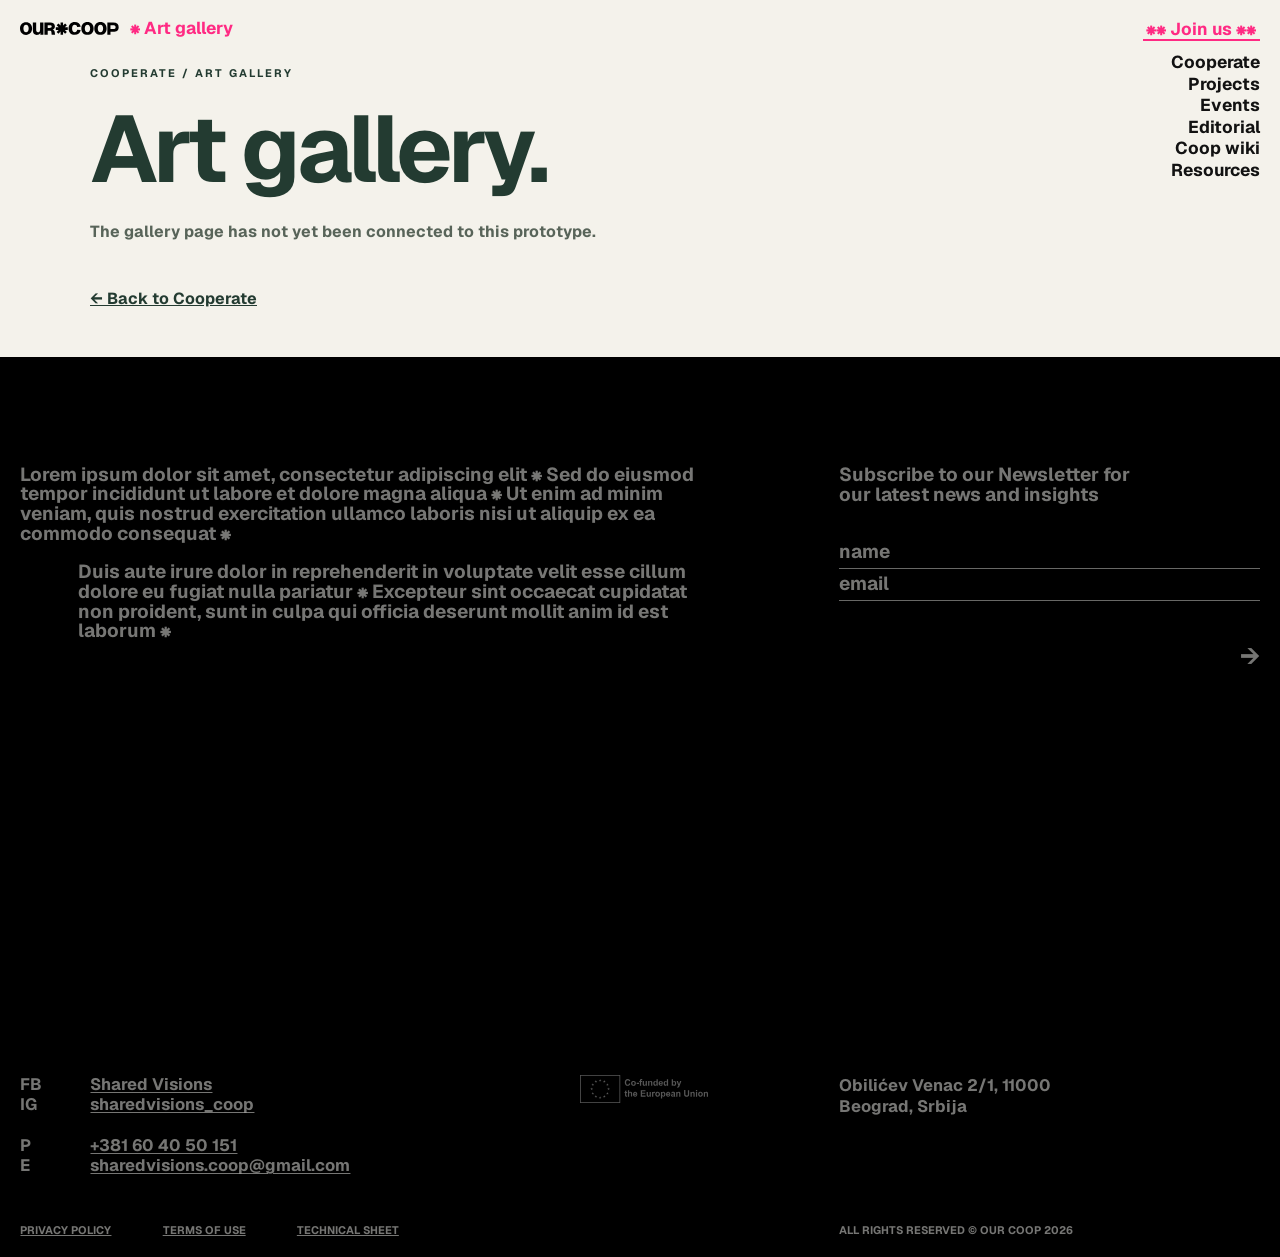
<file: art-gallery.html>
<!doctype html><html lang="en"><head><meta charset="utf-8"><meta name="viewport" content="width=device-width,initial-scale=1"><title>Art gallery · OUR Coop</title><style>*{box-sizing:border-box}body{margin:0;background:#f4f2eb;color:#233b31;font:16px/1.55 Arial,sans-serif}a{color:inherit}header{border-bottom:1px solid #cdd1c7;display:flex;justify-content:space-between;align-items:center;padding:22px 5%;gap:20px}.brand{text-decoration:none;font-size:25px;font-weight:900;letter-spacing:-1px}.brand span{color:#ad4f3c}header small{font-size:11px;letter-spacing:1.5px}main{max-width:1160px;padding:65px 30px 45px;margin:auto}.eyebrow{font-size:11px;font-weight:700;letter-spacing:2px;text-transform:uppercase}h1{font-size:clamp(54px,8vw,94px);line-height:1;margin:20px 0 24px;letter-spacing:-4px}main>p{max-width:560px;color:#586459;margin-bottom:42px}.tiles{display:grid;grid-template-columns:repeat(2,minmax(0,1fr));gap:18px}.tile{position:relative;display:flex;flex-direction:column;text-decoration:none;border:1px solid #c9cec4;background:#fffdf8;padding:28px;min-height:250px;transition:transform .15s,border-color .15s}.tile:hover{transform:translateY(-3px);border-color:#233b31}.tile:focus-visible,a:focus-visible{outline:3px solid #ad4f3c;outline-offset:4px}.tile-top{display:flex;justify-content:space-between;align-items:center}.number{font-size:12px;letter-spacing:1px;color:#586459}.symbol{width:65px;height:65px}.tile h2{font-size:30px;line-height:1.1;letter-spacing:-1px;margin:28px 0 8px}.tile p{max-width:350px;margin:0;color:#586459;font-size:14px}.arrow{position:absolute;right:28px;bottom:25px;font-size:30px}.tile p{padding-right:30px}footer{max-width:1100px;margin:0 auto;padding:25px 0;border-top:1px solid #cdd1c7;display:flex;justify-content:space-between;font-size:11px;letter-spacing:.6px;color:#586459;gap:15px}.tag{font-size:10px;border:1px solid #c9cec4;padding:3px 6px;margin-left:8px;vertical-align:middle;font-weight:normal;letter-spacing:0}@media(max-width:620px){header{padding:18px 22px}header small{display:none}main{padding:38px 22px}h1{letter-spacing:-2px}.tiles{grid-template-columns:1fr}.tile{min-height:220px;padding:24px}.tile h2{margin-top:20px}footer{margin:0 22px;flex-direction:column}.tile .arrow{right:24px}}</style><style id="our-shared-main-menu">header.our-main-header{height:82px;min-height:82px;margin:0;padding:0 4%;display:flex;align-items:center;justify-content:space-between;gap:26px;background:#f4f2eb;color:#253831;border:0;border-bottom:1px solid #d5d7ce;position:relative;z-index:10;max-width:none;width:100%;box-sizing:border-box}a.our-main-brand{display:block;flex-shrink:0;font:900 25px/1.2 Arial,sans-serif;letter-spacing:-1px;text-decoration:none;color:#253831}a.our-main-brand>span{color:#ad4f3c;font-size:32px;vertical-align:middle}header.our-main-header nav.our-main-menu{display:flex!important;align-items:center;gap:25px;flex-wrap:wrap;font:13px/1.4 Arial,sans-serif;margin:0;padding:0}header.our-main-header .our-main-menu>span,header.our-main-header .our-main-menu>a{font:inherit;color:#68746e;text-decoration:none;padding:12px 0;border:0;background:none;white-space:nowrap;letter-spacing:0}header.our-main-header .our-main-menu>a[aria-current]{color:#253831;font-weight:700;border-bottom:3px solid #253831}header.our-main-header a:focus-visible{outline:3px solid #ad4f3c;outline-offset:4px}@media(max-width:760px){header.our-main-header{height:auto;min-height:110px;padding:16px 20px;gap:8px;flex-direction:column;align-items:flex-start}header.our-main-header nav.our-main-menu{gap:8px 18px;font-size:12px}header.our-main-header .our-main-menu>span,header.our-main-header .our-main-menu>a{padding:7px 0}a.our-main-brand{font-size:23px}}</style><link rel="stylesheet" href="./pages.css" /><link rel="stylesheet" href="./header.css" /><link rel="stylesheet" href="./footer.css" /></head><body><div class="hero__topbar subpage-header"><div class="brand-row"><a class="brand" href="./index.html" aria-label="OUR COOP — Homepage"><img class="brand-logo" src="./assets/images/ourlogo-pink.svg" alt="OUR COOP" /></a></div><nav class="hero__nav" aria-label="Current page"><span class="current-page">* Art gallery</span></nav><div class="header-links"><a class="join-link" href="./index.html#join">** Join us **</a><nav class="page-nav" aria-label="Main navigation"><a href="./cooperate.html">Cooperate</a><a href="./projects.html">Projects</a><a href="./events.html">Events</a><a href="./editorial.html">Editorial</a><a href="./coop-wiki.html">Coop wiki</a><a href="./resource-map.html">Resources</a></nav></div></div><main><div class="eyebrow">Cooperate / Art gallery</div><h1>Art gallery.</h1><p>The gallery page has not yet been connected to this prototype.</p><a href="cooperate.html">← Back to Cooperate</a></main><footer class="site-footer">
    <div class="site-footer__about">
      <p class="site-footer__lead">Lorem ipsum dolor sit amet, consectetur adipiscing elit * Sed do eiusmod tempor incididunt ut labore et dolore magna aliqua * Ut enim ad minim veniam, quis nostrud exercitation ullamco laboris nisi ut aliquip ex ea commodo consequat *</p>
      <p class="site-footer__lead site-footer__lead--indented">Duis aute irure dolor in reprehenderit in voluptate velit esse cillum dolore eu fugiat nulla pariatur * Excepteur sint occaecat cupidatat non proident, sunt in culpa qui officia deserunt mollit anim id est laborum *</p>
    </div>

    <form class="site-footer__newsletter">
      <h2>Subscribe to our Newsletter for<br />our latest news and insights</h2>
      <label>
        <span class="sr-only">Name</span>
        <input type="text" name="name" placeholder="name" autocomplete="name" />
      </label>
      <label>
        <span class="sr-only">Email</span>
        <input type="email" name="email" placeholder="email" autocomplete="email" />
      </label>
      <button type="submit" aria-label="Subscribe">→</button>
    </form>

    <div class="site-footer__contacts">
      <dl>
        <dt>FB</dt><dd><a href="#">Shared Visions</a></dd>
        <dt>IG</dt><dd><a href="#">sharedvisions_coop</a></dd>
        <dt class="site-footer__contact-gap">P</dt><dd class="site-footer__contact-gap"><a href="tel:+381604050151">+381 60 40 50 151</a></dd>
        <dt>E</dt><dd><a href="mailto:sharedvisions.coop@gmail.com">sharedvisions.coop@gmail.com</a></dd>
      </dl>
    </div>

    <div class="site-footer__funding">
      <img src="./assets/images/un.svg" alt="Co-funded by the European Union" />
    </div>

    <address class="site-footer__address">Obilićev Venac 2/1, 11000<br />Beograd, Srbija</address>

    <nav class="site-footer__legal" aria-label="Legal">
      <a href="#">Privacy policy</a>
      <a href="#">Terms of use</a>
      <a href="#">Technical sheet</a>
    </nav>

    <p class="site-footer__copyright">All rights reserved © OUR COOP 2026</p>
  </footer>
<script src="./footer.js"></script>

</body></html>
</file>
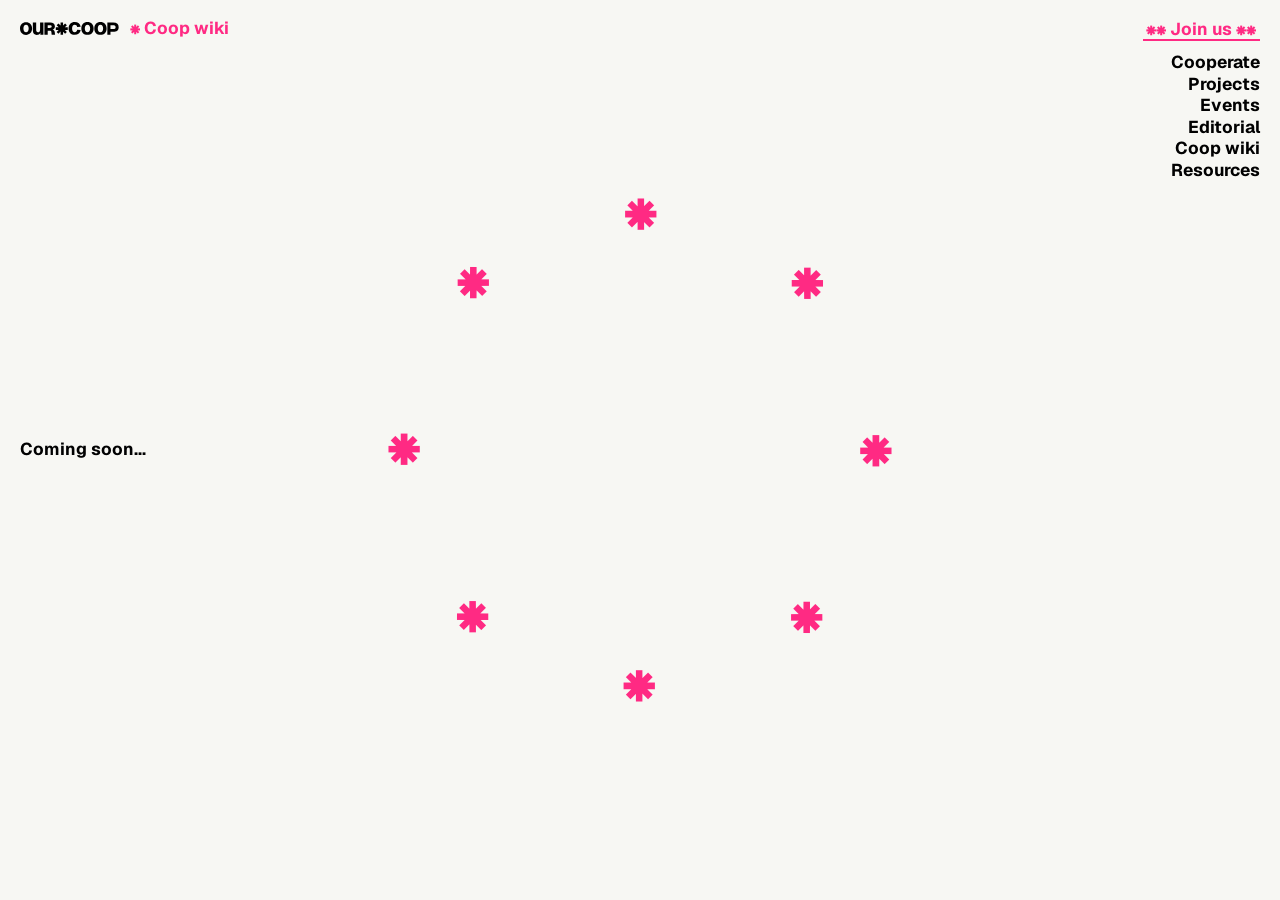
<file: coop-wiki.html>
<!doctype html>
<html lang="en"><head><meta charset="utf-8" /><meta name="viewport" content="width=device-width, initial-scale=1" /><title>Coop wiki · OUR COOP</title><link rel="stylesheet" href="./pages.css" /><link rel="stylesheet" href="./header.css" /><link rel="stylesheet" href="./coming-soon.css" /></head>
<body class="pending-page"><div class="hero__topbar subpage-header"><div class="brand-row"><a class="brand" href="./index.html" aria-label="OUR COOP — Homepage"><img class="brand-logo" src="./assets/images/ourlogo-pink.svg" alt="OUR COOP" /></a></div><nav class="hero__nav" aria-label="Current page"><span class="current-page">* Coop wiki</span></nav><div class="header-links"><a class="join-link" href="./index.html#join">** Join us **</a><nav class="page-nav" aria-label="Main navigation"><a href="./cooperate.html">Cooperate</a><a href="./projects.html">Projects</a><a href="./events.html">Events</a><a href="./editorial.html">Editorial</a><a href="./coop-wiki.html" aria-current="page">Coop wiki</a><a href="./resource-map.html">Resources</a></nav></div></div><main class="pending-content"><p class="pending-message">Coming soon<span class="pending-dots" aria-hidden="true">...</span></p><div class="pending-center"><div class="pending-orbit" aria-hidden="true"><span class="pending-star" style="--i:0" aria-hidden="true">*</span><span class="pending-star" style="--i:1" aria-hidden="true">*</span><span class="pending-star" style="--i:2" aria-hidden="true">*</span><span class="pending-star" style="--i:3" aria-hidden="true">*</span><span class="pending-star" style="--i:4" aria-hidden="true">*</span><span class="pending-star" style="--i:5" aria-hidden="true">*</span><span class="pending-star" style="--i:6" aria-hidden="true">*</span><span class="pending-star" style="--i:7" aria-hidden="true">*</span></div></div></main>



</body></html>
</file>
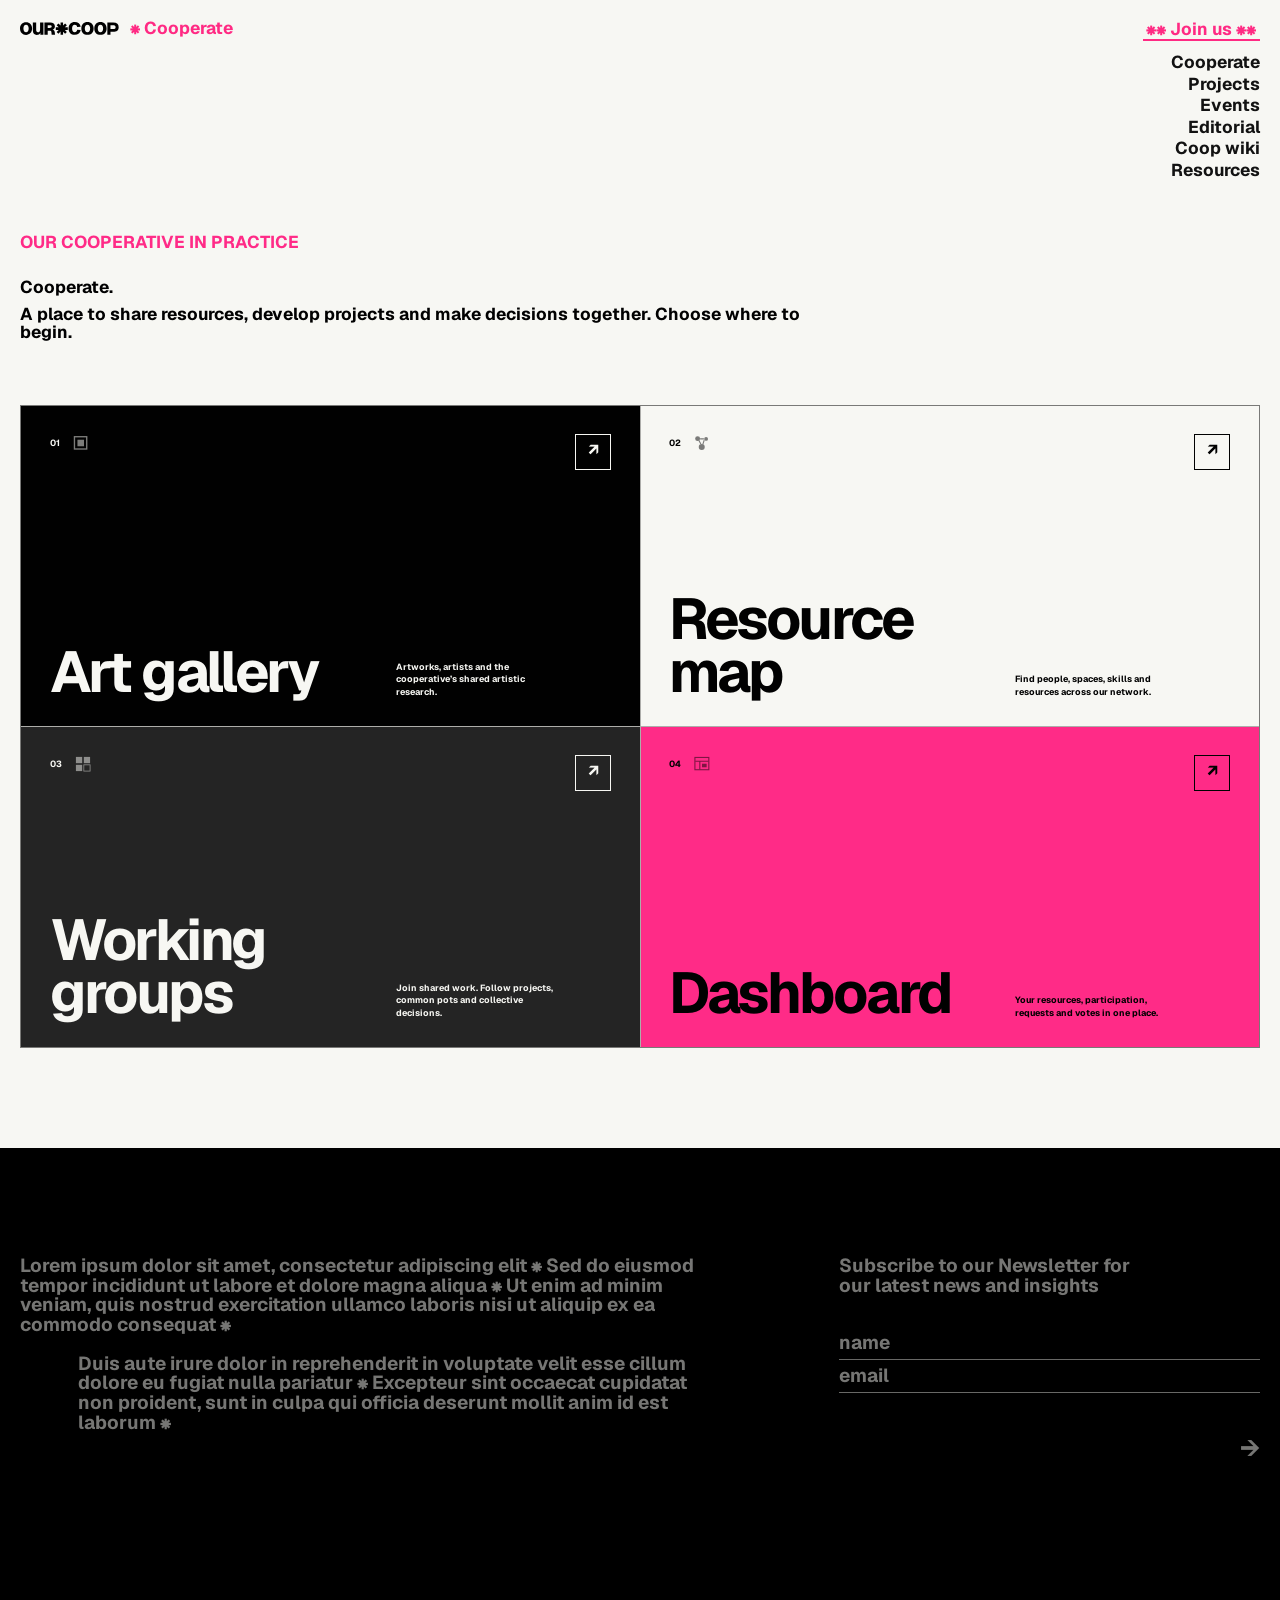
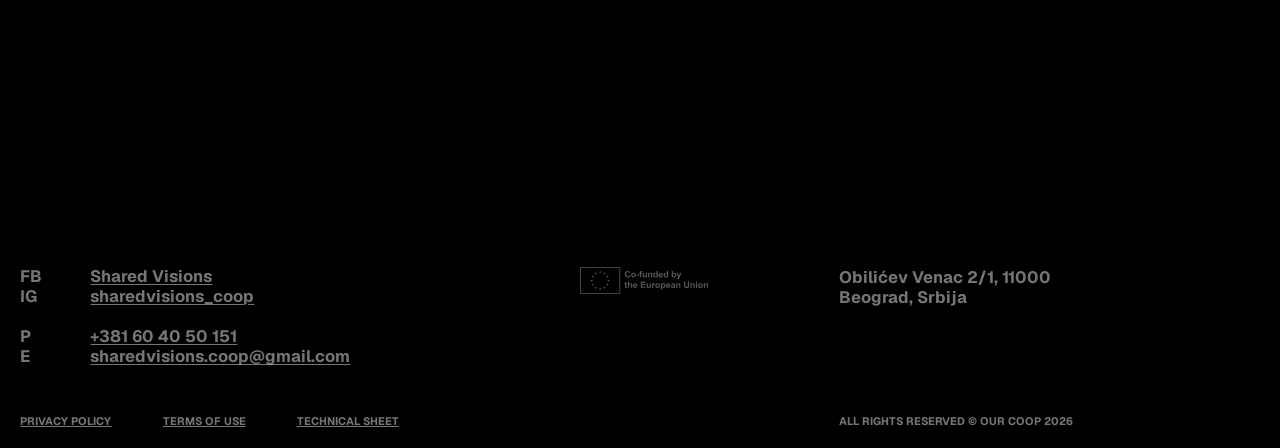
<file: cooperate.html>
<!doctype html><html lang="en"><head><meta charset="utf-8"><meta name="viewport" content="width=device-width,initial-scale=1"><title>Cooperate · OUR Coop</title><link rel="stylesheet" href="./pages.css" /><link rel="stylesheet" href="./header.css" /><link rel="stylesheet" href="./cooperate.css" /><link rel="stylesheet" href="./footer.css" /></head><body class="cooperate-page"><div class="hero__topbar subpage-header"><div class="brand-row"><a class="brand" href="./index.html" aria-label="OUR COOP — Homepage"><img class="brand-logo" src="./assets/images/ourlogo-pink.svg" alt="OUR COOP" /></a></div><nav class="hero__nav" aria-label="Current page"><span class="current-page">* Cooperate</span></nav><div class="header-links"><a class="join-link" href="./index.html#join">** Join us **</a><nav class="page-nav" aria-label="Main navigation"><a href="./cooperate.html" aria-current="page">Cooperate</a><a href="./projects.html">Projects</a><a href="./events.html">Events</a><a href="./editorial.html">Editorial</a><a href="./coop-wiki.html">Coop wiki</a><a href="./resource-map.html">Resources</a></nav></div></div><main><div class="eyebrow">Our cooperative in practice</div><h1>Cooperate.</h1><p>A place to share resources, develop projects and make decisions together. Choose where to begin.</p><nav class="tiles" aria-label="Cooperate spaces"><a class="tile" href="art-gallery.html"><div class="tile-top"><span class="number">01</span><svg aria-hidden="true" class="symbol" style="color:#ad4f3c;fill:currentColor" viewBox="0 0 66 66"><rect x="9" y="10" width="45" height="45" fill="none" stroke="currentColor" stroke-width="5"/><rect x="20" y="21" width="24" height="24"/></svg></div><h2>Art gallery</h2><p>Artworks, artists and the cooperative’s shared artistic research.</p><span class="arrow" aria-hidden="true">↗</span></a><a class="tile" href="resource-map.html"><div class="tile-top"><span class="number">02</span><svg aria-hidden="true" class="symbol" style="color:#49687c;fill:currentColor" viewBox="0 0 66 66"><circle cx="17" cy="17" r="9"/><circle cx="48" cy="18" r="7"/><circle cx="32" cy="48" r="11"/><path d="M21 23L29 37M41 23L36 38M26 18H40" fill="none" stroke="currentColor" stroke-width="4"/></svg></div><h2>Resource map</h2><p>Find people, spaces, skills and resources across our network.</p><span class="arrow" aria-hidden="true">↗</span></a><a class="tile" href="working-groups.html"><div class="tile-top"><span class="number">03</span><svg aria-hidden="true" class="symbol" style="color:#71836a;fill:currentColor" viewBox="0 0 66 66"><rect x="7" y="7" width="23" height="23"/><rect x="36" y="7" width="23" height="23"/><rect x="7" y="36" width="23" height="23"/><rect x="36" y="36" width="23" height="23" fill="none" stroke="currentColor" stroke-width="3"/></svg></div><h2>Working groups</h2><p>Join shared work. Follow projects, common pots and collective decisions.</p><span class="arrow" aria-hidden="true">↗</span></a><a class="tile" href="dashboard.html"><div class="tile-top"><span class="number">04</span><svg aria-hidden="true" class="symbol" style="color:#a38939;fill:currentColor" viewBox="0 0 66 66"><rect x="7" y="9" width="51" height="45" fill="none" stroke="currentColor" stroke-width="4"/><path d="M8 23H57M25 24V53" stroke="currentColor" stroke-width="4"/><rect x="33" y="32" width="17" height="13"/></svg></div><h2>Dashboard</h2><p>Your resources, participation, requests and votes in one place.</p><span class="arrow" aria-hidden="true">↗</span></a></nav></main><footer class="site-footer">
    <div class="site-footer__about">
      <p class="site-footer__lead">Lorem ipsum dolor sit amet, consectetur adipiscing elit * Sed do eiusmod tempor incididunt ut labore et dolore magna aliqua * Ut enim ad minim veniam, quis nostrud exercitation ullamco laboris nisi ut aliquip ex ea commodo consequat *</p>
      <p class="site-footer__lead site-footer__lead--indented">Duis aute irure dolor in reprehenderit in voluptate velit esse cillum dolore eu fugiat nulla pariatur * Excepteur sint occaecat cupidatat non proident, sunt in culpa qui officia deserunt mollit anim id est laborum *</p>
    </div>

    <form class="site-footer__newsletter">
      <h2>Subscribe to our Newsletter for<br />our latest news and insights</h2>
      <label>
        <span class="sr-only">Name</span>
        <input type="text" name="name" placeholder="name" autocomplete="name" />
      </label>
      <label>
        <span class="sr-only">Email</span>
        <input type="email" name="email" placeholder="email" autocomplete="email" />
      </label>
      <button type="submit" aria-label="Subscribe">→</button>
    </form>

    <div class="site-footer__contacts">
      <dl>
        <dt>FB</dt><dd><a href="#">Shared Visions</a></dd>
        <dt>IG</dt><dd><a href="#">sharedvisions_coop</a></dd>
        <dt class="site-footer__contact-gap">P</dt><dd class="site-footer__contact-gap"><a href="tel:+381604050151">+381 60 40 50 151</a></dd>
        <dt>E</dt><dd><a href="mailto:sharedvisions.coop@gmail.com">sharedvisions.coop@gmail.com</a></dd>
      </dl>
    </div>

    <div class="site-footer__funding">
      <img src="./assets/images/un.svg" alt="Co-funded by the European Union" />
    </div>

    <address class="site-footer__address">Obilićev Venac 2/1, 11000<br />Beograd, Srbija</address>

    <nav class="site-footer__legal" aria-label="Legal">
      <a href="#">Privacy policy</a>
      <a href="#">Terms of use</a>
      <a href="#">Technical sheet</a>
    </nav>

    <p class="site-footer__copyright">All rights reserved © OUR COOP 2026</p>
  </footer><script src="./footer.js"></script>

</body></html>
</file>
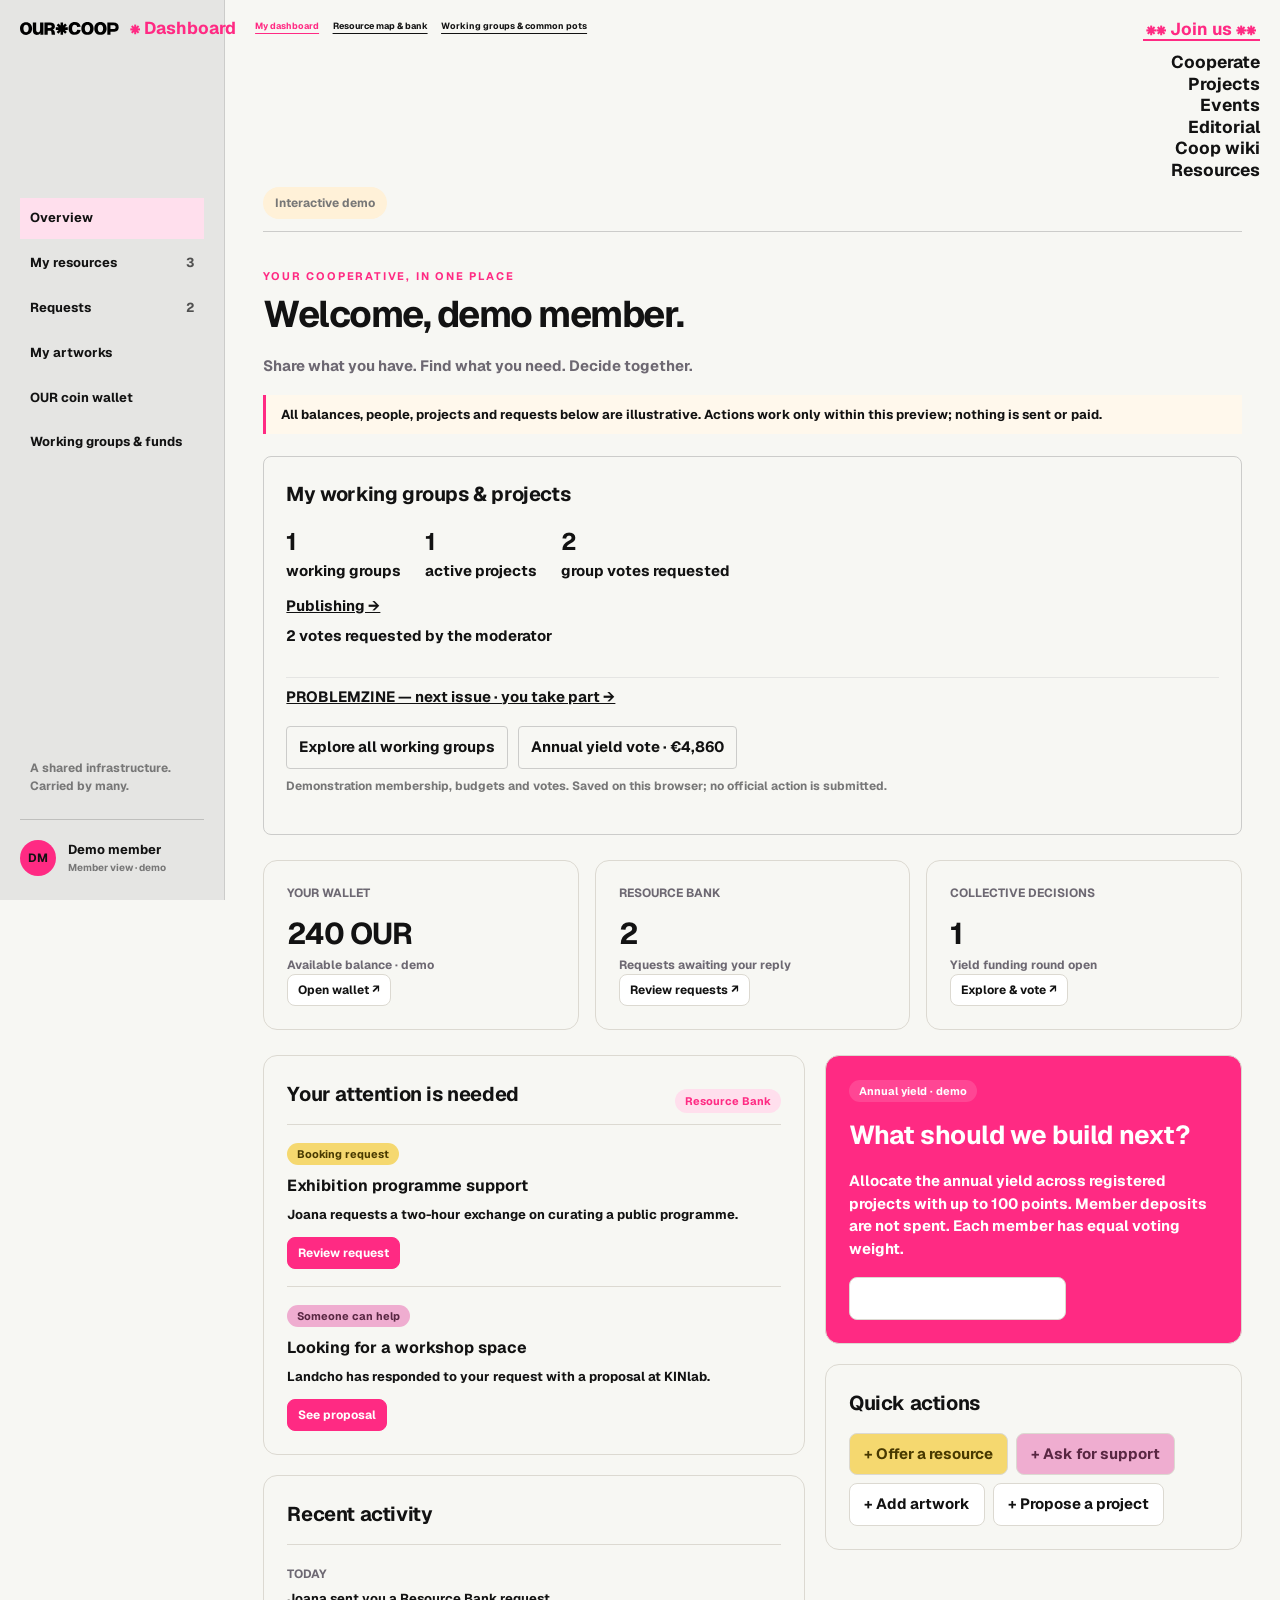
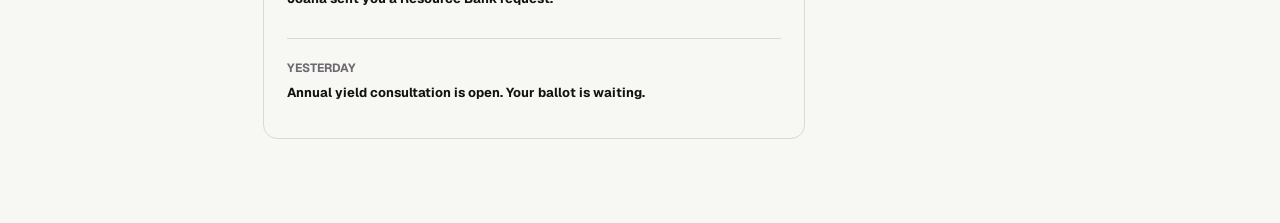
<file: dashboard.html>
<!doctype html><html lang="en"><head><meta charset="utf-8"><meta name="viewport" content="width=device-width,initial-scale=1"><title>OUR coop — My Dashboard</title><style>
:root{--paper:#f7f7f3;--ink:#242329;--line:#dcd9d1;--orange:#ff2a83;--purple:#ff2a83;--yellow:#f5d86f;--pink:#efadd0}*{box-sizing:border-box}[hidden]{display:none!important}body{margin:0;background:var(--paper);color:var(--ink);font:15px/1.5 Arial,sans-serif}button,input,textarea{font:inherit}button{cursor:pointer;border:1px solid var(--line);border-radius:8px;background:white;padding:9px 14px;color:inherit}button:hover{border-color:var(--purple)}button:focus-visible,a:focus-visible{outline:3px solid var(--orange);outline-offset:3px}header{height:78px;padding:0 4%;display:flex;align-items:center;justify-content:space-between;border-bottom:1px solid var(--line);gap:18px}.brand{font-size:25px;font-weight:900;letter-spacing:-1px}.star{color:var(--orange);font-size:35px;vertical-align:middle}header nav{display:flex;gap:22px}a{color:inherit}header nav span{font-size:13px;color:#666}small,.muted{color:#6d6872}small{font-size:12px}.shell{display:grid;grid-template-columns:225px 1fr;max-width:1500px;margin:auto;min-height:calc(100vh - 78px)}aside{padding:30px 20px;border-right:1px solid var(--line)}.user{padding:0 10px 25px}.avatar{width:42px;height:42px;border-radius:50%;background:var(--purple);color:white;display:grid;place-items:center;font-weight:bold;margin-bottom:12px}.user strong{display:block}.side button{display:block;width:100%;text-align:left;border:0;background:transparent;margin:4px 0;padding:11px 13px}.side button.active{background:var(--purple);color:white}.side .count{float:right;opacity:.7}.sidefooter{font-size:12px;color:#777;padding:30px 12px}main{padding:35px 4% 65px;min-width:0}.eyebrow{text-transform:uppercase;font-size:11px;font-weight:bold;letter-spacing:1.8px;color:var(--purple)}h1{font-size:37px;line-height:1.1;letter-spacing:-1.5px;margin:9px 0 13px}h2{font-size:20px;letter-spacing:-.4px;margin:0 0 15px}h3{font-size:16px;margin:0 0 7px}p{margin:8px 0 17px}.top{display:flex;justify-content:space-between;align-items:center;gap:20px}.demo{background:#fff1d8;padding:7px 12px;border-radius:20px;font-size:12px;white-space:nowrap}.stats{display:grid;grid-template-columns:repeat(3,1fr);gap:16px;margin:25px 0}.stat,.card{background:#f7f7f3;border:1px solid var(--line);border-radius:14px;padding:23px}.stat strong{font-size:30px;display:block;margin-top:9px;letter-spacing:-1px}.stat small{display:block}.grid{display:grid;grid-template-columns:1.3fr 1fr;gap:20px}.card{margin-bottom:20px}.cardhead{display:flex;justify-content:space-between;align-items:center;gap:12px}.badge{border-radius:20px;padding:4px 10px;font-size:11px;background:#ffdfed;color:var(--purple)}.row{padding:17px 0;border-top:1px solid var(--line)}.row:last-child{padding-bottom:0}.row p{font-size:13px;margin:5px 0 12px}.actions{display:flex;gap:8px;flex-wrap:wrap}.primary{background:var(--purple);color:white;border-color:var(--purple)}.offer{background:var(--yellow);color:#483900}.request{background:var(--pink);color:#582742}.mini{font-size:12px;padding:6px 10px}.fund{display:grid;grid-template-columns:90px 1fr 60px;align-items:center;gap:12px;margin:14px 0;font-size:12px}.track{height:7px;background:#eee;border-radius:9px}.track i{display:block;height:100%;background:var(--purple);border-radius:9px}.art{display:grid;grid-template-columns:80px 1fr;gap:15px;align-items:center}.artimage{height:85px;border-radius:7px;background:repeating-linear-gradient(35deg,#ef7446 0 12px,#ff2a83 12px 25px,#f4cc6a 25px 35px)}.artimage.second{background:radial-gradient(circle at 30% 40%,#f4cc6a 0 23%,transparent 24%),linear-gradient(45deg,#ccccca,#ff2a83)}.section{display:none}.section.active{display:block}.notice{border-left:3px solid var(--orange);padding:10px 15px;font-size:13px;margin-bottom:22px;background:#fff8ec}.ballot{display:grid;grid-template-columns:1fr 80px;gap:12px;align-items:center}.ballot input{width:75px;padding:9px;border:1px solid var(--line);border-radius:7px}dialog{border:1px solid var(--line);border-radius:16px;max-width:480px;width:calc(100% - 30px);padding:28px;background:var(--paper)}dialog::backdrop{background:#20152b88}dialog label{display:block;margin:14px 0}dialog input,dialog textarea{display:block;width:100%;padding:10px;border:1px solid var(--line);border-radius:7px;margin-top:5px}#toast{position:fixed;bottom:25px;left:50%;transform:translateX(-50%);background:var(--ink);color:white;padding:13px 22px;border-radius:10px;display:none;z-index:10}.tabs{display:flex;gap:8px;margin-bottom:16px}.tabs button.active{background:var(--purple);color:white}.empty{padding:20px;color:#777}@media(max-width:1000px){header nav{display:none}.grid{grid-template-columns:1fr}.shell{grid-template-columns:180px 1fr}}@media(max-width:650px){header{height:65px}.shell{display:block}aside{padding:12px;border-right:0;border-bottom:1px solid var(--line)}.user,.sidefooter{display:none}.side{display:flex;overflow:auto}.side button{width:auto;white-space:nowrap}.count{margin-left:9px}main{padding:25px 16px}.stats{gap:8px}.stat{padding:14px 10px}.stat strong{font-size:23px}h1{font-size:30px}.top{align-items:start}.demo{font-size:10px}.card{padding:18px}}dialog select{display:block;width:100%;padding:10px;border:1px solid var(--line);border-radius:7px;margin-top:5px;background:white;color:var(--ink);font:inherit}.wallet-summary{padding:14px;background:#ffdfed;border-radius:8px;margin:16px 0;white-space:pre-line}#wallet-review{margin-bottom:16px}.payment-steps{display:flex;gap:7px;flex-wrap:wrap;margin:18px 0}.payment-step{padding:6px 10px;border-radius:20px;background:#e8e5df;font-size:12px;color:#6d6872}.payment-step.current{background:#ff2a83;color:white}.payment-step.done{background:#e5e5e3;color:#333333}.payment-numbers{display:flex;gap:20px;flex-wrap:wrap;margin:16px 0}.payment-numbers strong{display:block;font-size:23px}.payment-meta{padding:14px;background:#f7f7f3;border-radius:8px;font-size:13px;overflow-wrap:anywhere}.payment-meta p{margin:5px 0}.payment-role{display:flex;gap:8px;flex-wrap:wrap;margin-bottom:18px}.payment-role button[aria-pressed=true]{background:#ff2a83;color:white}.payment-note{font-size:12px;color:#6d6872}.payment-history{font-size:13px;padding-left:20px}.payment-confirm{padding:15px;border:1px solid #e8d89c;background:#fff9e4;border-radius:9px;margin:14px 0}#fiat-payment{scroll-margin-top:20px}#funding form{margin:16px 0}#funding form label{display:block;font-size:13px;margin:12px 0}#funding form input,#funding form select,#funding form textarea{display:block;width:100%;font:inherit;padding:9px;border:1px solid var(--line);border-radius:7px;margin-top:5px;background:white;color:var(--ink)}#project-error{color:#b32635}.candidate-item{padding:15px;background:#f7f7f3;border-radius:9px;margin-top:15px}.candidate-item .badge{display:inline-block;margin-bottom:8px}</style><style>.our-network-nav{display:flex;flex-wrap:wrap;gap:8px;padding:12px 4%;border-bottom:1px solid #ccccca;background:#f7f7f3;font:13px/1.4 Arial,sans-serif;color:#121212}.our-network-nav a{display:block;padding:9px 12px;text-decoration:none;border:1px solid #ccccca;border-radius:4px;color:inherit;background:#f7f7f3}.our-network-nav a[aria-current=page]{background:#121212;color:white;border-color:#121212}.our-network-nav a:hover{border-color:#121212}.our-network-nav a:focus-visible{outline:3px solid #b24e39;outline-offset:2px}.our-cross-card{border:1px solid #ccccca;padding:22px;margin:20px 0;background:#f7f7f3;border-radius:8px}.our-cross-card h2{margin-top:0}.our-cross-card a{color:#121212;font-weight:600}.our-cross-metrics{display:flex;gap:24px;flex-wrap:wrap}.our-cross-metrics strong{font-size:24px;display:block}.our-cross-links{display:flex;gap:10px;flex-wrap:wrap;margin-top:18px}.our-cross-links a{padding:9px 12px;border:1px solid #ccccca;border-radius:4px;text-decoration:none}.our-group-line{padding:12px 0;border-bottom:1px solid #e5e5e3}.our-network-note{font-size:12px;color:#777777}@media(max-width:600px){.our-network-nav{padding:10px 16px}.our-network-nav a{font-size:12px}}</style>
<style id="our-shared-main-menu">header.our-main-header{height:82px;min-height:82px;margin:0;padding:0 4%;display:flex;align-items:center;justify-content:space-between;gap:26px;background:#f7f7f3;color:#121212;border:0;border-bottom:1px solid #ccccca;position:relative;z-index:10;max-width:none;width:100%;box-sizing:border-box}a.our-main-brand{display:block;flex-shrink:0;font:900 25px/1.2 Arial,sans-serif;letter-spacing:-1px;text-decoration:none;color:#121212}a.our-main-brand>span{color:#ad4f3c;font-size:32px;vertical-align:middle}header.our-main-header nav.our-main-menu{display:flex!important;align-items:center;gap:25px;flex-wrap:wrap;font:13px/1.4 Arial,sans-serif;margin:0;padding:0}header.our-main-header .our-main-menu>span,header.our-main-header .our-main-menu>a{font:inherit;color:#777777;text-decoration:none;padding:12px 0;border:0;background:none;white-space:nowrap;letter-spacing:0}header.our-main-header .our-main-menu>a[aria-current]{color:#121212;font-weight:700;border-bottom:3px solid #121212}header.our-main-header a:focus-visible{outline:3px solid #ad4f3c;outline-offset:4px}@media(max-width:760px){header.our-main-header{height:auto;min-height:110px;padding:16px 20px;gap:8px;flex-direction:column;align-items:flex-start}header.our-main-header nav.our-main-menu{gap:8px 18px;font-size:12px}header.our-main-header .our-main-menu>span,header.our-main-header .our-main-menu>a{padding:7px 0}a.our-main-brand{font-size:23px}}</style><link rel="stylesheet" href="./pages.css" /><link rel="stylesheet" href="./header.css" /><link rel="stylesheet" href="./overlays.css" /><link rel="stylesheet" href="./workspace.css" /></head><body class="cooperate-space-page"><div class="hero__topbar subpage-header"><div class="brand-row"><a class="brand" href="./index.html" aria-label="OUR COOP — Homepage"><img class="brand-logo" src="./assets/images/ourlogo-pink.svg" alt="OUR COOP" /></a></div><nav class="hero__nav" aria-label="Current page"><span class="current-page">* Dashboard</span></nav><nav class="our-network-nav" aria-label="OUR cooperative spaces"><a aria-current="page" href="dashboard.html">My dashboard</a><a href="resource-map.html">Resource map & bank</a><a href="working-groups.html">Working groups & common pots</a></nav><div class="header-links"><a class="join-link" href="./index.html#join">** Join us **</a><nav class="page-nav" aria-label="Main navigation"><a href="./cooperate.html">Cooperate</a><a href="./projects.html">Projects</a><a href="./events.html">Events</a><a href="./editorial.html">Editorial</a><a href="./coop-wiki.html">Coop wiki</a><a href="./resource-map.html">Resources</a></nav></div></div>
<div class="shell"><aside class="workspace-sidebar"><nav class="side" aria-label="Dashboard"><button data-page="overview" class="active">Overview</button><button data-page="resources">My resources <span class="count">3</span></button><button data-page="requests">Requests <span class="count" id="pendingcount">2</span></button><button data-page="artworks">My artworks</button><button data-page="wallet">OUR coin wallet</button><button data-page="funding">Working groups & funds</button></nav><div class="sidefooter">A shared infrastructure.<br>Carried by many.</div><div class="workspace-profile"><span class="avatar" aria-hidden="true">DM</span><div><strong>Demo member</strong><small>Member view · demo</small></div></div></aside><main class="workspace-main"><div class="workspace-toolbar"><span class="demo">Interactive demo</span></div><div class="top"><div><div class="eyebrow">Your cooperative, in one place</div><h1 id="pagetitle">Welcome, demo member.</h1></div></div><p class="muted">Share what you have. Find what you need. Decide together.</p><div class="notice">All balances, people, projects and requests below are illustrative. Actions work only within this preview; nothing is sent or paid.</div>
<section id="overview" class="section active"><div class="our-cross-card" id="our-coop-summary"></div><div class="stats"><div class="stat"><small>YOUR WALLET</small><strong id="overview-live-balance">240 <span style="font-size:13px">OUR</span></strong><small>Available balance · demo</small><button class="mini" data-go="wallet">Open wallet ↗</button></div><div class="stat"><small>RESOURCE BANK</small><strong id="statpending">2</strong><small>Requests awaiting your reply</small><button class="mini" data-go="requests">Review requests ↗</button></div><div class="stat"><small>COLLECTIVE DECISIONS</small><strong>1</strong><small>Yield funding round open</small><button class="mini" data-go="funding">Explore & vote ↗</button></div></div><div class="grid"><div><div class="card"><div class="cardhead"><h2>Your attention is needed</h2><span class="badge">Resource Bank</span></div><div class="row"><span class="badge offer">Booking request</span><h3 style="margin-top:10px">Exhibition programme support</h3><p>Joana requests a two-hour exchange on curating a public programme.</p><button class="mini primary" data-go="requests">Review request</button></div><div class="row"><span class="badge request">Someone can help</span><h3 style="margin-top:10px">Looking for a workshop space</h3><p>Landcho has responded to your request with a proposal at KINlab.</p><button class="mini primary" data-go="requests">See proposal</button></div></div><div class="card"><h2>Recent activity</h2><div class="row"><small>TODAY</small><p>Joana sent you a Resource Bank request.</p></div><div class="row"><small>YESTERDAY</small><p>Annual yield consultation is open. Your ballot is waiting.</p></div></div></div><div><div class="card" style="background:var(--purple);color:white"><span class="badge" style="background:#ffffff22;color:white">Annual yield · demo</span><h2 style="font-size:26px;margin-top:15px">What should we build next?</h2><p>Allocate the annual yield across registered projects with up to 100 points. Member deposits are not spent. Each member has equal voting weight.</p><button data-go="funding">Explore projects & vote →</button></div><div class="card"><h2>Quick actions</h2><div class="actions"><button class="offer" data-action="Publish an offer">+ Offer a resource</button><button class="request" data-action="Publish a request">+ Ask for support</button><button data-action="Add an artwork">+ Add artwork</button><button data-go="funding" data-start-project="true">+ Propose a project</button></div></div></div></div></section>
<section id="resources" class="section"><div class="our-cross-card"><h2>Find resources across the cooperative</h2><p>Explore members, places, skills, offers and requests. Return here to follow your saved map requests.</p><a href="resource-map.html">Open resource map & bank →</a></div><div class="actions" style="margin-bottom:20px"><button class="offer" data-action="Publish an offer">+ Offer a resource</button><button class="request" data-action="Publish a request">+ Add a request</button></div><div class="grid"><div class="card"><h2>My offers</h2><div class="row"><span class="badge offer">Skills · Public</span><h3>Exhibition programme support</h3><p>Curating public programmes and exhibitions. Conditions agreed together.</p><button data-action="Edit exhibition programme support">Edit offer</button></div><div class="row"><span class="badge offer">Skills · Members only</span><h3>Participatory governance</h3><p>Support with collective processes and institutional design.</p><button data-action="Edit participatory governance">Edit offer</button></div></div><div class="card"><h2>My requests</h2><div class="row"><span class="badge request">Spaces</span><h3>Looking for a workshop space</h3><p>A space in Milan for a collective workshop. One response received.</p><button data-go="requests">View response</button></div></div></div><div id="newresources"></div></section>
<section id="requests" class="section"><div class="our-cross-card" id="our-map-requests"></div><div class="tabs"><button class="active" data-req="received">Received</button><button data-req="sent">Sent</button></div><div id="received"><div class="card" id="req1"><span class="badge offer">Your offer · Exhibition programme support</span><h2 style="margin-top:14px">Joana would like to work with you</h2><p>“Could we discuss the public programme for our next exhibition? I suggest a two-hour online meeting.”</p><p class="muted">Proposed contribution: 30 OUR · Date to agree</p><div class="actions"><button class="primary" data-status="Accepted" data-target="req1">Accept request</button><button data-action="Propose different conditions to Joana">Propose changes</button><button data-status="Declined" data-target="req1">Decline</button></div><p class="requeststatus" role="status">Pending your reply</p></div><div class="card" id="req2"><span class="badge request">Your request · Workshop space</span><h2 style="margin-top:14px">Landcho has a space to offer</h2><p>“KINlab could host your workshop. Let’s agree on the date, equipment and access.”</p><div class="actions"><button class="primary" data-status="Accepted" data-target="req2">Accept proposal</button><button data-action="Reply to Landcho">Reply</button><button type="button" data-open-payment>Preview payment with OUR coin</button><button data-status="Declined" data-target="req2">Decline</button></div><p class="requeststatus" role="status">Pending your reply</p></div></div><div id="sent" hidden><div class="card"><h2>Your request to Nicolas</h2><p>Moderation for a collective discussion · awaiting a response.</p><button data-action="Update your request to Nicolas">View / update</button></div></div></section>
<section id="artworks" class="section"><div class="actions" style="margin-bottom:20px"><button class="primary" data-action="Add an artwork">+ Add artwork</button></div><div class="grid"><div class="card art"><div class="artimage" role="img" aria-label="Abstract textile placeholder"></div><div><span class="badge">Illustrative artwork</span><h3>Carpet study #01</h3><p>Available · terms to agree</p><button class="mini" data-action="Edit Carpet study #01">Manage artwork</button></div></div><div class="card art"><div class="artimage second" role="img" aria-label="Abstract print placeholder"></div><div><span class="badge">Draft</span><h3>Collective landscape</h3><p>Not published</p><button class="mini" data-action="Edit Collective landscape">Continue editing</button></div></div></div></section>
<section id="wallet" class="section"><div class="grid"><div class="card"><small>AVAILABLE BALANCE · DEMO</small><h1 id="wallet-live-balance">240 OUR</h1><p>OUR coin represents your redeemable deposit claim. The coin balance and its underlying deposit value are the same value, not two separate balances.</p><div class="actions"><button class="primary" data-wallet="send">Send</button><button data-wallet="receive">Receive</button></div><div class="row"><h3>Underlying value of your coin balance</h3><p id="wallet-deposit-value">240 units · illustrative underlying value</p><small id="wallet-claim-note">240 OUR total claim, including any coins reserved for pending payments. Available coins exclude reservations. Conversion in this preview is illustrative.</small><div class="actions"><button data-action="Make a deposit">Deposit</button><button data-action="Redeem your coin balance">Redeem coins</button></div></div></div><div class="card"><h2>Recent transactions</h2><div class="row"><h3>Resource exchange <span style="float:right">−30 OUR</span></h3><small>Completed · example</small></div><div class="row"><h3>Workshop contribution <span style="float:right">+50 OUR</span></h3><small>Received · example</small></div><p class="muted">No wallet is connected. No blockchain transactions take place in this demo.</p></div></div><div class="card" id="fiat-payment"><div class="cardhead"><h2>Pay a network organisation</h2><span class="badge">Proposed extension · demo</span></div><p>Proposed Resource Bank payment extension: use OUR coin for an agreed booking. OUR coop pays the organisation by bank transfer; the organisation needs no wallet and has no voting rights. This manual fiat flow is separate from the Breadchain yield funding mechanism.</p><div class="payment-role" aria-label="Preview role"><button type="button" data-payment-role="member" aria-pressed="true">Member view</button><button type="button" data-payment-role="secretary" aria-pressed="false">Secretary view · preview</button></div><div class="payment-meta"><p><strong>Accepted booking · Workshop space</strong></p><p>Provider: Landcho / KINlab · Network organisation</p><p>Agreed price: €60 · Sample conversion: 1 OUR = €1 · Demo fee: €0</p><p>Bank details: illustrative IBAN ending •••• 1234. No real bank details are stored.</p></div><div class="payment-steps" aria-label="Payment progress"><span class="payment-step" data-paystep="0">1. Booking agreed</span><span class="payment-step" data-paystep="1">2. Requested</span><span class="payment-step" data-paystep="2">3. In progress</span><span class="payment-step" data-paystep="3">4. Paid</span></div><div class="payment-numbers"><div><small>AVAILABLE TO SPEND</small><strong id="fiat-available">240 OUR</strong></div><div><small>RESERVED FOR THIS PAYMENT</small><strong id="fiat-reserved">0 OUR</strong></div><div><small>PROVIDER RECEIVES</small><strong>€60</strong></div></div><p id="fiat-status" role="status" aria-live="polite"></p><div id="payment-member"><button type="button" class="primary" id="fiat-pay">Pay with OUR coin</button><div id="fiat-confirm" class="payment-confirm" hidden><h3>Review your payment instruction</h3><p>Reserve <strong>60 OUR</strong> from your balance and ask OUR coop to pay <strong>€60 to Landcho / KINlab</strong> by bank transfer for the workshop booking.</p><p class="payment-note">Your coins are reserved until the secretary records the completed transfer. If the request is cancelled before processing, the coins are released.</p><div class="actions"><button type="button" class="primary" id="fiat-confirm-pay">Confirm demo payment request</button><button type="button" id="fiat-back">Back</button></div></div><button type="button" id="fiat-cancel" hidden>Cancel payment request</button></div><div id="payment-secretary" hidden><h3>Secretary payment queue</h3><p id="fiat-admin-help"></p><div class="actions"><button type="button" class="primary" id="fiat-process">Start processing</button><button type="button" id="fiat-release">Reject and release coins</button></div><div id="fiat-bank-form" hidden><p>Make the bank transfer outside the platform, then record its completion here.</p><label for="fiat-reference">Bank transfer reference</label><input id="fiat-reference" placeholder="e.g. DEMO-TRANSFER-001" maxlength="100" style="display:block;width:100%;padding:10px;border:1px solid var(--line);border-radius:7px;margin:8px 0"><p id="fiat-error" role="alert" style="color:#b32635"></p><button type="button" class="primary" id="fiat-paid">Record demo bank transfer as paid</button></div></div><ol id="fiat-history" class="payment-history" aria-label="Payment history"></ol><p class="payment-note">Conversion and fees above are examples for this prototype, subject to the cooperative’s economic rules. Role switching is for demonstration only. No coins move and no bank transfer or notification is sent. State resets when you reload.</p><button type="button" class="mini" id="fiat-reset">Reset payment demo</button></div></section>
<section id="funding" class="section"><div class="our-cross-card"><h2>Working groups & common pots</h2><p>Follow the four common pots, approved project allocations and the annual yield vote in one place.</p><a href="working-groups.html?tab=pots">View funds and projects →</a></div><div hidden><div class="notice">Two separate decisions: allocate the cycle’s yield to projects, or vote on a specific request to use a structural fund. Neither is a redemption of your personal deposit.</div><div class="grid"><div><div class="card"><div class="cardhead"><h2>Yield funding round · Cycle 2</h2><span class="badge">Open · demo</span></div><p><strong>Art Fund: 2,400 OUR</strong> of distributable yield · illustrative cooperative-wide amount</p><p>Member deposits generate yield. That yield forms this cycle’s Art Fund. Your ballot allocates it across registered projects; it does not draw from Reserve, Education, Solidarity or Production.</p><small>Up to 100 points per member, regardless of deposit size. Full budgets cap allocations; projects must reach their minimum viable budget. This preview saves your ballot only and does not calculate a collective allocation.</small><div id="yield-ballots"><div class="row ballot"><div><h3>Community print workshop</h3><small>Full budget: 1,200 OUR · Minimum viable: 500 OUR</small></div><input aria-label="Points for community print workshop" type="number" min="0" max="100" value="0"></div><div class="row ballot"><div><h3>Travelling cooperative archive</h3><small>Full budget: 1,800 OUR · Minimum viable: 600 OUR</small></div><input aria-label="Points for travelling archive" type="number" min="0" max="100" value="0"></div><div class="row ballot"><div><h3>Artist-led public programme</h3><small>Full budget: 1,500 OUR · Minimum viable: 400 OUR</small></div><input aria-label="Points for public programme" type="number" min="0" max="100" value="0"></div></div><p id="pointcount" role="status">0 / 100 points allocated</p><button class="primary" id="vote">Save demo ballot</button><p id="voteresult" role="status"></p></div><div class="card"><h2>Submit a project for yield funding</h2><p>Submit a candidate proposal. In the Breadchain demo, only the coordinator registers projects for voting. Discussion and eligibility rules still need to be agreed.</p><button class="primary" id="project-open">Submit a candidate proposal</button><form id="project-form" hidden><label>Project title<input id="project-name" required maxlength="100"></label><label>Summary<textarea id="project-summary" required rows="3"></textarea></label><label>Full budget (OUR)<input id="project-full" type="number" min="0.01" step="0.01" required></label><label>Minimum viable budget (OUR)<input id="project-min" type="number" min="0.01" step="0.01" required></label><p id="project-error" role="alert"></p><button class="primary">Submit demo proposal</button></form><div id="candidate-projects"></div></div></div><div><div class="card"><h2>Structural funds</h2><small>Illustrative balances. These are separate from the cycle’s Art Fund. Their replenishment rules are not simulated here.</small><div id="fundbars"></div></div><div class="card"><h2>Fund withdrawal proposals</h2><p>Request a specific amount from a structural fund for a stated purpose. Members vote for or against each request; no 100-point ballot is used here.</p><form id="fund-request"><label>Fund<select id="fund-name"><option>Reserve</option><option>Education</option><option>Solidarity</option><option>Production</option></select></label><label>Amount (OUR)<input id="fund-amount" type="number" min="0.01" step="0.01" required></label><label>Recipient<input id="fund-recipient" required maxlength="100" placeholder="Member or beneficiary"></label><label>Purpose<textarea id="fund-purpose" required rows="2"></textarea></label><button class="primary">Submit demo withdrawal proposal</button></form><div id="fund-proposals"><article class="row"><span class="badge">Education · 300 OUR</span><h3 style="margin-top:10px">Cooperative learning session</h3><p>Recipient: workshop organising team. Purpose: learning materials and facilitation.</p><div class="actions"><button type="button" data-fund-vote="For">Vote for</button><button type="button" data-fund-vote="Against">Vote against</button></div><p class="fund-vote-status" role="status">No demo vote cast.</p></article></div><small>A demo vote records your preference only. It does not approve a proposal or execute a withdrawal. Collective thresholds and execution rules must be defined.</small></div></div></div></div></section>
</main></div><dialog id="modal"><form id="demoform"><h2 id="modaltitle"></h2><p class="muted">Local preview only. Nothing will be sent or published.</p><label>Title / subject<input id="subject" required maxlength="120"></label><label>Details<textarea id="details" rows="4" required></textarea></label><div class="actions"><button class="primary" type="submit">Save demo draft</button><button type="button" id="cancel">Cancel</button></div></form></dialog><dialog id="wallet-modal" aria-labelledby="wallet-title"><form id="wallet-form"><h2 id="wallet-title">Send OUR coin</h2><p class="muted" id="wallet-help"></p><label><span id="wallet-member-label">Recipient member</span><select id="wallet-member" required><option value="">Select a member…</option><option>Joana Macedo</option><option>Nicolas Galeazzi</option><option>Milan Bordevic</option><option>Federico Aldovisi</option></select></label><small>Illustrative member list · preview only.</small><label>Amount (OUR)<input id="wallet-amount" type="number" inputmode="decimal" min="0.01" step="0.01" placeholder="0.00" required></label><small id="wallet-balance">Available balance: 240 OUR · demo</small><label>Message (optional)<textarea id="wallet-note" rows="2" maxlength="300" placeholder="What is this exchange for?"></textarea></label><p id="wallet-error" role="alert" style="color:#b32635"></p><div id="wallet-review" hidden><div class="wallet-summary" id="wallet-summary"></div><small>Simulation only. No coins will move and no notification will be sent.</small></div><div class="actions"><button class="primary" type="submit" id="wallet-submit">Review transfer</button><button type="button" id="wallet-edit" hidden>Edit</button><button type="button" id="wallet-cancel">Cancel</button></div></form></dialog><div id="toast" role="status"></div>
<script>
const $=s=>document.querySelector(s);let mode='',pending=2;const names={overview:'Welcome, demo member.',resources:'My resources',requests:'Requests & exchanges',artworks:'My artworks',wallet:'OUR coin wallet',funding:'Funding & funds'};function go(id){document.querySelectorAll('.section').forEach(x=>x.classList.toggle('active',x.id===id));document.querySelectorAll('[data-page]').forEach(x=>{x.classList.toggle('active',x.dataset.page===id);x.setAttribute('aria-current',x.dataset.page===id?'page':'false')});$('#pagetitle').textContent=names[id];}function toast(t){$('#toast').textContent=t;$('#toast').style.display='block';clearTimeout(window.toastTimer);window.toastTimer=setTimeout(()=>$('#toast').style.display='none',4000)}document.addEventListener('click',e=>{const b=e.target.closest('button');if(!b)return;if(b.dataset.page||b.dataset.go)go(b.dataset.page||b.dataset.go);if(b.dataset.action){mode=b.dataset.action;$('#modaltitle').textContent=mode;$('#demoform').reset();$('#modal').showModal()}if(b.dataset.req){$('#received').hidden=b.dataset.req!=='received';$('#sent').hidden=b.dataset.req!=='sent';document.querySelectorAll('[data-req]').forEach(x=>x.classList.toggle('active',x===b))}if(b.dataset.status){const card=document.getElementById(b.dataset.target);card.querySelector('.requeststatus').textContent=b.dataset.status+' · demo only; no notification or payment sent';card.querySelector('.actions').hidden=true;pending--;$('#pendingcount').textContent=$('#statpending').textContent=pending;toast('Demo status updated')}});$('#cancel').onclick=()=>$('#modal').close();$('#demoform').onsubmit=e=>{e.preventDefault();if(mode.startsWith('Publish')){const card=document.createElement('div');card.className='card';const h=document.createElement('h3');h.textContent=$('#subject').value;const p=document.createElement('p');p.textContent=$('#details').value;const label=document.createElement('small');label.textContent='Private demo draft · '+mode;card.append(label,h,p);$('#newresources').append(card);go('resources')}$('#modal').close();toast('Demo draft saved for this session. Nothing sent.')};let inputs=[...document.querySelectorAll('.ballot input')];function total(){return inputs.reduce((a,x)=>a+Number(x.value||0),0)}inputs.forEach(x=>x.oninput=()=>{const n=total();$('#pointcount').textContent=n+' / 100 points allocated';$('#pointcount').style.color=n>100?'#b32635':'';$('#voteresult').textContent=''});$('#vote').onclick=()=>{if(total()>100||inputs.some(x=>!Number.isInteger(Number(x.value))||Number(x.value)<0||Number(x.value)>100)){toast('Use whole numbers between 0 and 100; total cannot exceed 100.');return}if(!total()){toast('Allocate at least one point.');return}$('#voteresult').textContent='Demo ballot saved for this session. No vote submitted to the cooperative.'};for(const [name,n]of [['Reserve',1800],['Education',900],['Solidarity',1200],['Production',1500]]){const r=document.createElement('div');r.className='fund';r.innerHTML='<span>'+name+'</span><span class="track"><i style="width:'+n/24+'%"></i></span><strong>'+n.toLocaleString('en')+'</strong>';$('#fundbars').append(r)}

let walletMode='send',walletReview=false;
const walletFields=['#wallet-member','#wallet-amount','#wallet-note'];
function walletReviewState(review){walletReview=review;walletFields.forEach(k=>$(k).disabled=review);$('#wallet-review').hidden=!review;$('#wallet-edit').hidden=!review;$('#wallet-submit').textContent=review?'Confirm demo '+(walletMode==='send'?'transfer':'request'):(walletMode==='send'?'Review transfer':'Review request');}
document.addEventListener('click',e=>{const b=e.target.closest('[data-wallet]');if(!b)return;walletMode=b.dataset.wallet;$('#wallet-form').reset();walletReviewState(false);$('#wallet-error').textContent='';$('#wallet-title').textContent=walletMode==='send'?'Send OUR coin':'Request OUR coin';$('#wallet-help').textContent=walletMode==='send'?'Choose a member and the amount you would like to send.':'Choose a member and the amount you would like to receive. They would need to approve the payment.';$('#wallet-member-label').textContent=walletMode==='send'?'Recipient member':'Request payment from';$('#wallet-balance').hidden=walletMode!=='send';$('#wallet-amount').max=walletMode==='send'?String(paymentAvailable()):'';$('#wallet-balance').textContent='Available balance: '+paymentAvailable()+' OUR · demo';$('#wallet-modal').showModal();});
$('#wallet-edit').onclick=()=>walletReviewState(false);$('#wallet-cancel').onclick=()=>$('#wallet-modal').close();
$('#wallet-form').onsubmit=e=>{e.preventDefault();if(walletReview){$('#wallet-modal').close();walletReviewState(false);toast('Demo '+(walletMode==='send'?'transfer':'payment request')+' confirmed. No coins moved; nothing sent.');return;}const amount=Number($('#wallet-amount').value),member=$('#wallet-member').value;if(!member||!Number.isFinite(amount)||amount<=0||Math.abs(amount*100-Math.round(amount*100))>1e-7||(walletMode==='send'&&amount>paymentAvailable())){$('#wallet-error').textContent='Select a member and enter a positive amount with up to two decimal places'+(walletMode==='send'?', within your available demo balance.':'.');return;}$('#wallet-error').textContent='';$('#wallet-summary').textContent=(walletMode==='send'?'Send ':'Request ')+amount.toLocaleString('en-GB',{minimumFractionDigits:2,maximumFractionDigits:2})+' OUR '+(walletMode==='send'?'to ':'from ')+member+($('#wallet-note').value.trim()?'\nMessage: '+$('#wallet-note').value.trim():'');walletReviewState(true);};

let paymentState='agreed',paymentRole='member',paymentLog=[];
function paymentAvailable(){return ['requested','processing','paid'].includes(paymentState)?180:240;}
function renderPayment(){const phase={agreed:0,requested:1,processing:2,paid:3,cancelled:0,rejected:0}[paymentState];document.querySelectorAll('[data-paystep]').forEach(x=>{x.classList.toggle('current',+x.dataset.paystep===phase);x.classList.toggle('done',+x.dataset.paystep<phase)});const available=paymentAvailable(),reserved=['requested','processing'].includes(paymentState)?60:0;$('#fiat-available').textContent=available+' OUR';$('#fiat-reserved').textContent=reserved+' OUR';$('#wallet-live-balance').textContent=available+' OUR';$('#overview-live-balance').textContent=available+' OUR';const claim=paymentState==='paid'?180:240;$('#wallet-deposit-value').textContent=claim+' units · illustrative underlying value';$('#wallet-claim-note').textContent=claim+' OUR total claim, including '+reserved+' OUR reserved for this payment. Coin balance and underlying value are the same claim.';$('#fiat-status').textContent={agreed:'Booking accepted. Ready to request payment.',requested:'Payment requested · 60 OUR reserved. Awaiting the secretary.',processing:'In progress · the secretary is handling the bank transfer. 60 OUR remain reserved.',paid:'Paid · €60 recorded as transferred to Landcho / KINlab. The reserved 60 OUR have been debited.',cancelled:'Request cancelled · 60 OUR released back to your available balance.',rejected:'Request rejected · 60 OUR released back to your available balance.'}[paymentState];$('#payment-member').hidden=paymentRole!=='member';$('#payment-secretary').hidden=paymentRole!=='secretary';document.querySelectorAll('[data-payment-role]').forEach(x=>x.setAttribute('aria-pressed',String(x.dataset.paymentRole===paymentRole)));$('#fiat-pay').hidden=!['agreed','cancelled','rejected'].includes(paymentState);$('#fiat-cancel').hidden=paymentState!=='requested';$('#fiat-process').disabled=paymentState!=='requested';$('#fiat-release').disabled=!['requested','processing'].includes(paymentState);$('#fiat-bank-form').hidden=paymentState!=='processing';$('#fiat-admin-help').textContent=paymentState==='requested'?'Pending instruction: Demo member requests a €60 payment to Landcho / KINlab. Check the booking, payment documentation and beneficiary bank details before processing.':paymentState==='processing'?'Payment is being processed manually. Record a transfer reference only after execution.':paymentState==='paid'?'Completed payment. No further action required.':'No pending payment in this demo.';$('#fiat-history').replaceChildren();paymentLog.forEach(t=>{const li=document.createElement('li');li.textContent=t;$('#fiat-history').append(li)});}
function setPayment(state,event){paymentState=state;paymentLog.push(event);$('#fiat-confirm').hidden=true;renderPayment();}
document.querySelectorAll('[data-payment-role]').forEach(b=>b.onclick=()=>{paymentRole=b.dataset.paymentRole;renderPayment()});
document.querySelectorAll('[data-open-payment]').forEach(b=>b.onclick=()=>{go('wallet');$('#fiat-payment').scrollIntoView({behavior:'smooth'})});
$('#fiat-pay').onclick=()=>{$('#fiat-confirm').hidden=false;$('#fiat-pay').hidden=true};$('#fiat-back').onclick=()=>{$('#fiat-confirm').hidden=true;renderPayment()};
$('#fiat-confirm-pay').onclick=()=>{if(!['agreed','cancelled','rejected'].includes(paymentState))return;setPayment('requested','Member confirmed the instruction: reserve 60 OUR and pay €60 to Landcho / KINlab.');};
$('#fiat-cancel').onclick=()=>{if(paymentState==='requested')setPayment('cancelled','Member cancelled the pending request. 60 OUR released.');};
$('#fiat-process').onclick=()=>{if(paymentState==='requested')setPayment('processing','Secretary started processing the bank transfer.');};
$('#fiat-release').onclick=()=>{if(['requested','processing'].includes(paymentState))setPayment('rejected','Secretary rejected the instruction before completion. 60 OUR released.');};
$('#fiat-paid').onclick=()=>{if(paymentState!=='processing')return;const ref=$('#fiat-reference').value.trim();if(!ref){$('#fiat-error').textContent='Enter a demo bank transfer reference.';return;}$('#fiat-error').textContent='';setPayment('paid','Secretary recorded the completed €60 transfer. Reference: '+ref+'. Reserved 60 OUR debited.');};
$('#fiat-reset').onclick=()=>{paymentState='agreed';paymentRole='member';paymentLog=[];$('#fiat-reference').value='';$('#fiat-error').textContent='';$('#fiat-confirm').hidden=true;renderPayment();};renderPayment();

document.querySelectorAll('[data-start-project]').forEach(b=>b.addEventListener('click',()=>{$('#project-form').hidden=false;$('#project-form').scrollIntoView({behavior:'smooth'});}));
$('#project-open').onclick=()=>{$('#project-form').hidden=!$('#project-form').hidden};
$('#project-form').onsubmit=e=>{e.preventDefault();const full=Number($('#project-full').value),min=Number($('#project-min').value);if(!(full>0&&min>0&&min<=full)){$('#project-error').textContent='Budgets must be positive; the minimum cannot exceed the full budget.';return;}$('#project-error').textContent='';const card=document.createElement('article');card.className='candidate-item';const badge=document.createElement('span');badge.className='badge';badge.textContent='Submitted · awaiting coordinator registration';const h=document.createElement('h3');h.textContent=$('#project-name').value;const p=document.createElement('p');p.textContent=$('#project-summary').value;const budgets=document.createElement('p');budgets.textContent='Full budget: '+full+' OUR · Minimum viable: '+min+' OUR';const b=document.createElement('button');b.type='button';b.textContent='Coordinator preview: register for next cycle';b.onclick=()=>{badge.textContent='Registered for next cycle · demo';b.disabled=true;b.textContent='Registered · current ballot unchanged';toast('Demo registration only. No project registered on-chain.');};card.append(badge,h,p,budgets,b);$('#candidate-projects').append(card);$('#project-form').reset();$('#project-form').hidden=true;toast('Demo candidate submitted; not yet on the ballot.');};
$('#fund-request').onsubmit=e=>{e.preventDefault();const amount=Number($('#fund-amount').value);if(!Number.isFinite(amount)||amount<=0)return;const article=document.createElement('article');article.className='row';const badge=document.createElement('span');badge.className='badge';badge.textContent=$('#fund-name').value+' · '+amount+' OUR';const h=document.createElement('h3');h.textContent='Request for '+$('#fund-recipient').value;const p=document.createElement('p');p.textContent=$('#fund-purpose').value;const actions=document.createElement('div');actions.className='actions';for(const v of ['For','Against']){const b=document.createElement('button');b.type='button';b.dataset.fundVote=v;b.textContent='Vote '+v.toLowerCase();actions.append(b);}const status=document.createElement('p');status.className='fund-vote-status';status.setAttribute('role','status');status.textContent='No demo vote cast.';article.append(badge,h,p,actions,status);$('#fund-proposals').prepend(article);$('#fund-request').reset();toast('Demo withdrawal proposal created. No funds withdrawn.');};
$('#fund-proposals').addEventListener('click',e=>{const b=e.target.closest('[data-fund-vote]');if(!b)return;b.closest('article').querySelector('.fund-vote-status').textContent='Your demo vote: '+b.dataset.fundVote+'. Awaiting collective decision; no funds withdrawn.';});
</script><script src="./overlays.js"></script>



</body></html>

<script>(()=>{
const groups=[
{id:'fundraising',name:'Fundraising',color:'#49687c',members:0,description:'Statutory area: fundraising. Project examples and budgets remain demonstrative.'},
{id:'management',name:'Management',color:'#808080',members:0,description:'Statutory area: management. No demonstration projects or allocations recorded.'},
{id:'production',name:'Artistic production',color:'#b24e39',members:24,description:'Statutory area: artistic production. Develop artistic and cultural projects collectively.'},
{id:'publishing',name:'Publishing',color:'#808080',members:21,description:'Statutory area: publishing. Develop collective publications and editorial projects.'},
{id:'marketing',name:'Marketing',color:'#8a742d',members:0,description:'Statutory area: marketing. No demonstration projects or allocations recorded.'},
{id:'learning',name:'Education',color:'#49687c',members:18,description:'Statutory area: education. Share knowledge through workshops and peer learning.'},
{id:'communication',name:'Communication',color:'#b24e39',members:0,description:'Statutory area: communication. This area is listed separately from marketing in Article 27.'},
{id:'care',name:'Social support',color:'#8a742d',members:16,description:'Statutory area: social support. Develop mutual support and services for cooperative members.'}
];
const projects=[{id:'exchange',name:'OUR NOMADIC EXHIBITION',group:'production',pot:'production',budget:14000,people:8,desc:'A travelling collective exhibition presenting OUR Coop, its research and its artists. The exhibition moves between locations to introduce the cooperative and grow its membership across the Balkans.'},{id:'radionica',name:'Radionica workshop series',group:'learning',pot:'education',budget:6000,people:12,desc:'A programme of peer learning and practical cooperative experiments.'},{id:'wiki',name:'Coop learning archive',group:'learning',pot:'education',budget:4000,people:5,desc:'Make shared knowledge accessible through a living practical archive.'},{id:'support',name:'Member support desk',group:'care',pot:'solidarity',budget:8000,people:6,desc:'Develop a first point of contact for member support and shared services.'},{id:'zine',name:'PROBLEMZINE — next issue',group:'publishing',pot:'production',budget:10000,people:9,desc:'Produce a new collective publication connecting cooperative practices.'}];
const groupPolls=[
{id:'exhibition-route',group:'production',question:'Which route should OUR NOMADIC EXHIBITION explore first?',context:'Help the group prioritise its next conversations with potential hosts across the Balkans.',options:['Serbia → Bosnia and Herzegovina → Montenegro','North Macedonia → Albania → Kosovo','Develop both routes before choosing']},
{id:'zine-theme',group:'publishing',question:'Which theme should guide the next PROBLEMZINE issue?',context:'The moderator is collecting the group’s preference before the editorial planning meeting.',options:['Artistic labour and mutual support','Cooperative infrastructures','Publishing as a commons']},
{id:'zine-format',group:'publishing',question:'Should the next issue have a multilingual digital edition?',context:'A group consultation to inform the project proposal; it does not itself authorise budget changes.',options:['Yes','No','Abstain']},
{id:'learning-format',group:'learning',question:'Which format should the next Radionica workshop use?',context:'Share your preference for the next learning activity.',options:['In-person workshop','Online sessions','Hybrid format']}
];
function state(){try{return JSON.parse(localStorage.getItem('our-coop-working-demo-v2'))||{groups:['publishing'],projects:['zine'],pollVotes:{}}}catch{return {groups:['publishing'],projects:['zine'],pollVotes:{}}}}
function el(tag,text,parent){let n=document.createElement(tag);n.textContent=text;parent.append(n);return n}
function link(text,href,parent){let a=el('a',text,parent);a.href=href;return a}
function render(){const box=document.getElementById('our-coop-summary');if(!box)return;box.replaceChildren();let s=state(),mine=groups.filter(g=>(s.groups||[]).includes(g.id)),ps=projects.filter(p=>(s.projects||[]).includes(p.id));let polls=groupPolls.filter(p=>(s.groups||[]).includes(p.group)&&!(s.pollVotes||{})[p.id]);el('h2','My working groups & projects',box);let metrics=el('div','',box);metrics.className='our-cross-metrics';for(let [v,l] of [[mine.length,'working groups'],[ps.length,'active projects'],[polls.length,'group votes requested']]){let d=el('div','',metrics);el('strong',String(v),d);el('span',l,d)}for(let g of mine){let row=el('div','',box);row.className='our-group-line';link(g.name+' →','index.html?group='+g.id,row);let n=polls.filter(p=>p.group===g.id).length;el('p',n?n+' vote'+(n===1?'':'s')+' requested by the moderator':'No group votes awaiting you',row)}if(!mine.length)el('p','Choose at least one working group to take part in the cooperative.',box);for(let p of ps){let row=el('p','',box);link(p.name+' · you take part →','index.html?tab=projects',row)}let links=el('div','',box);links.className='our-cross-links';link('Explore all working groups','index.html',links);link(s.vote?'Annual yield vote saved · view':'Annual yield vote · €4,860','index.html?view=yield',links);el('p','Demonstration membership, budgets and votes. Saved on this browser; no official action is submitted.',box).className='our-network-note';
let requests=document.getElementById('our-map-requests');if(requests){requests.replaceChildren();let rs=[];try{rs=JSON.parse(localStorage.getItem('our-resource-bank-demo')||'[]')}catch{}el('h2','My Resource Map requests',requests);el('p','Requests you saved in the map appear here as local demonstrations. They have not been sent to other members.',requests);for(let r of rs){let row=el('div','',requests);row.className='row';el('h3',String(r.title||'Resource request'),row);el('p',String(r.status||'Pending')+' · '+String(r.date||'Date to agree'),row);el('p',String(r.message||''),row)}if(!rs.length)el('p','No requests saved from the map yet.',requests);link('Explore the resource map →','resource-map.html',requests)}}
document.addEventListener('click',event=>{let b=event.target.closest('[data-go="funding"],[data-page="funding"]');if(b){event.preventDefault();event.stopImmediatePropagation();location.href='index.html?'+(b.hasAttribute('data-start-project')?'tab=projects':'view=yield')}},true);
window.addEventListener('pageshow',render);window.addEventListener('storage',render);render();
if(location.hash==='#requests'&&typeof go==='function')go('requests');if(location.hash==='#resources'&&typeof go==='function')go('resources');
})();</script>
</file>
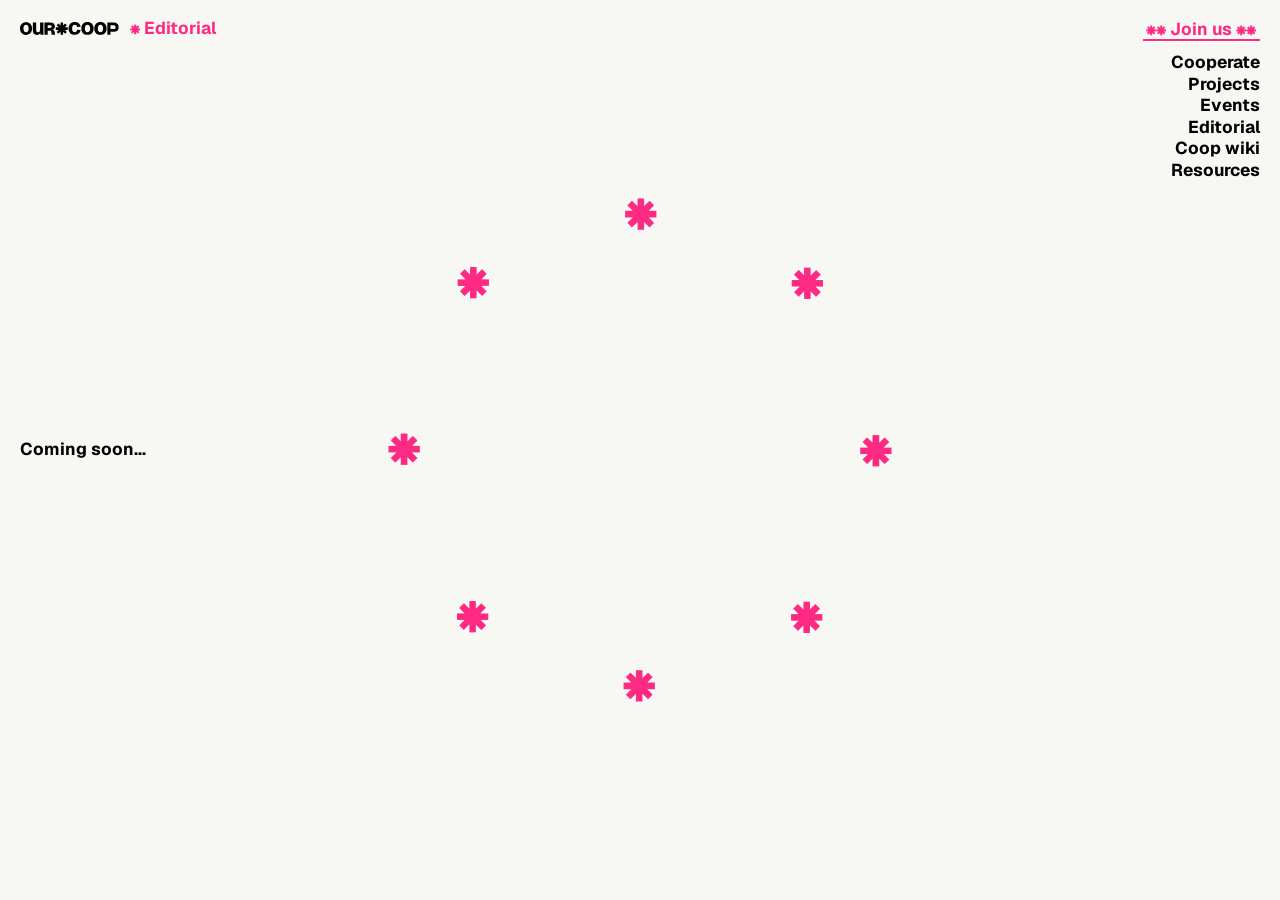
<file: editorial.html>
<!doctype html>
<html lang="en"><head><meta charset="utf-8" /><meta name="viewport" content="width=device-width, initial-scale=1" /><title>Editorial · OUR COOP</title><link rel="stylesheet" href="./pages.css" /><link rel="stylesheet" href="./header.css" /><link rel="stylesheet" href="./coming-soon.css" /></head>
<body class="pending-page"><div class="hero__topbar subpage-header"><div class="brand-row"><a class="brand" href="./index.html" aria-label="OUR COOP — Homepage"><img class="brand-logo" src="./assets/images/ourlogo-pink.svg" alt="OUR COOP" /></a></div><nav class="hero__nav" aria-label="Current page"><span class="current-page">* Editorial</span></nav><div class="header-links"><a class="join-link" href="./index.html#join">** Join us **</a><nav class="page-nav" aria-label="Main navigation"><a href="./cooperate.html">Cooperate</a><a href="./projects.html">Projects</a><a href="./events.html">Events</a><a href="./editorial.html" aria-current="page">Editorial</a><a href="./coop-wiki.html">Coop wiki</a><a href="./resource-map.html">Resources</a></nav></div></div><main class="pending-content"><p class="pending-message">Coming soon<span class="pending-dots" aria-hidden="true">...</span></p><div class="pending-center"><div class="pending-orbit" aria-hidden="true"><span class="pending-star" style="--i:0" aria-hidden="true">*</span><span class="pending-star" style="--i:1" aria-hidden="true">*</span><span class="pending-star" style="--i:2" aria-hidden="true">*</span><span class="pending-star" style="--i:3" aria-hidden="true">*</span><span class="pending-star" style="--i:4" aria-hidden="true">*</span><span class="pending-star" style="--i:5" aria-hidden="true">*</span><span class="pending-star" style="--i:6" aria-hidden="true">*</span><span class="pending-star" style="--i:7" aria-hidden="true">*</span></div></div></main>



</body></html>
</file>
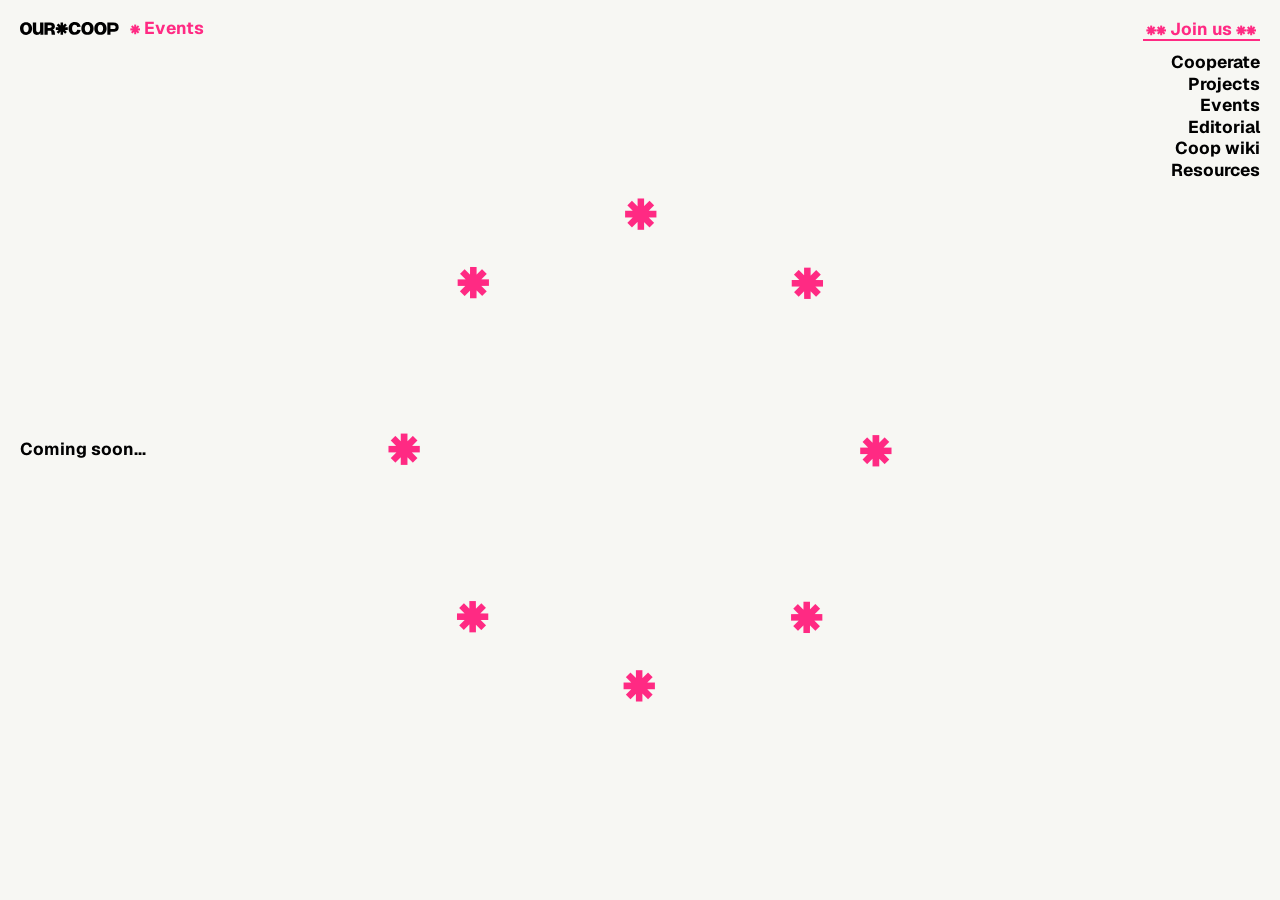
<file: events.html>
<!doctype html>
<html lang="en"><head><meta charset="utf-8" /><meta name="viewport" content="width=device-width, initial-scale=1" /><title>Events · OUR COOP</title><link rel="stylesheet" href="./pages.css" /><link rel="stylesheet" href="./header.css" /><link rel="stylesheet" href="./coming-soon.css" /></head>
<body class="pending-page"><div class="hero__topbar subpage-header"><div class="brand-row"><a class="brand" href="./index.html" aria-label="OUR COOP — Homepage"><img class="brand-logo" src="./assets/images/ourlogo-pink.svg" alt="OUR COOP" /></a></div><nav class="hero__nav" aria-label="Current page"><span class="current-page">* Events</span></nav><div class="header-links"><a class="join-link" href="./index.html#join">** Join us **</a><nav class="page-nav" aria-label="Main navigation"><a href="./cooperate.html">Cooperate</a><a href="./projects.html">Projects</a><a href="./events.html" aria-current="page">Events</a><a href="./editorial.html">Editorial</a><a href="./coop-wiki.html">Coop wiki</a><a href="./resource-map.html">Resources</a></nav></div></div><main class="pending-content"><p class="pending-message">Coming soon<span class="pending-dots" aria-hidden="true">...</span></p><div class="pending-center"><div class="pending-orbit" aria-hidden="true"><span class="pending-star" style="--i:0" aria-hidden="true">*</span><span class="pending-star" style="--i:1" aria-hidden="true">*</span><span class="pending-star" style="--i:2" aria-hidden="true">*</span><span class="pending-star" style="--i:3" aria-hidden="true">*</span><span class="pending-star" style="--i:4" aria-hidden="true">*</span><span class="pending-star" style="--i:5" aria-hidden="true">*</span><span class="pending-star" style="--i:6" aria-hidden="true">*</span><span class="pending-star" style="--i:7" aria-hidden="true">*</span></div></div></main>



</body></html>
</file>
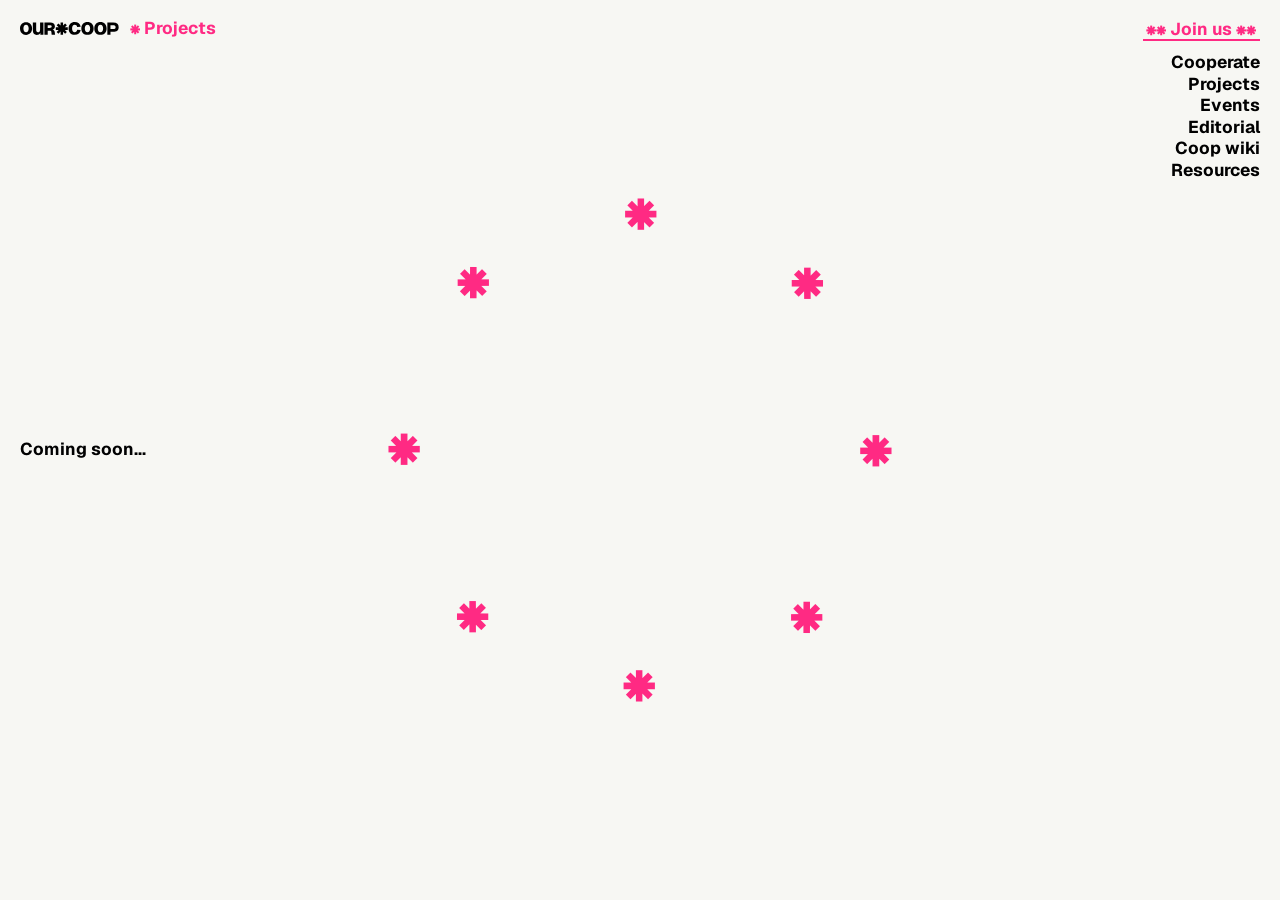
<file: projects.html>
<!doctype html>
<html lang="en"><head><meta charset="utf-8" /><meta name="viewport" content="width=device-width, initial-scale=1" /><title>Projects · OUR COOP</title><link rel="stylesheet" href="./pages.css" /><link rel="stylesheet" href="./header.css" /><link rel="stylesheet" href="./coming-soon.css" /></head>
<body class="pending-page"><div class="hero__topbar subpage-header"><div class="brand-row"><a class="brand" href="./index.html" aria-label="OUR COOP — Homepage"><img class="brand-logo" src="./assets/images/ourlogo-pink.svg" alt="OUR COOP" /></a></div><nav class="hero__nav" aria-label="Current page"><span class="current-page">* Projects</span></nav><div class="header-links"><a class="join-link" href="./index.html#join">** Join us **</a><nav class="page-nav" aria-label="Main navigation"><a href="./cooperate.html">Cooperate</a><a href="./projects.html" aria-current="page">Projects</a><a href="./events.html">Events</a><a href="./editorial.html">Editorial</a><a href="./coop-wiki.html">Coop wiki</a><a href="./resource-map.html">Resources</a></nav></div></div><main class="pending-content"><p class="pending-message">Coming soon<span class="pending-dots" aria-hidden="true">...</span></p><div class="pending-center"><div class="pending-orbit" aria-hidden="true"><span class="pending-star" style="--i:0" aria-hidden="true">*</span><span class="pending-star" style="--i:1" aria-hidden="true">*</span><span class="pending-star" style="--i:2" aria-hidden="true">*</span><span class="pending-star" style="--i:3" aria-hidden="true">*</span><span class="pending-star" style="--i:4" aria-hidden="true">*</span><span class="pending-star" style="--i:5" aria-hidden="true">*</span><span class="pending-star" style="--i:6" aria-hidden="true">*</span><span class="pending-star" style="--i:7" aria-hidden="true">*</span></div></div></main>



</body></html>
</file>
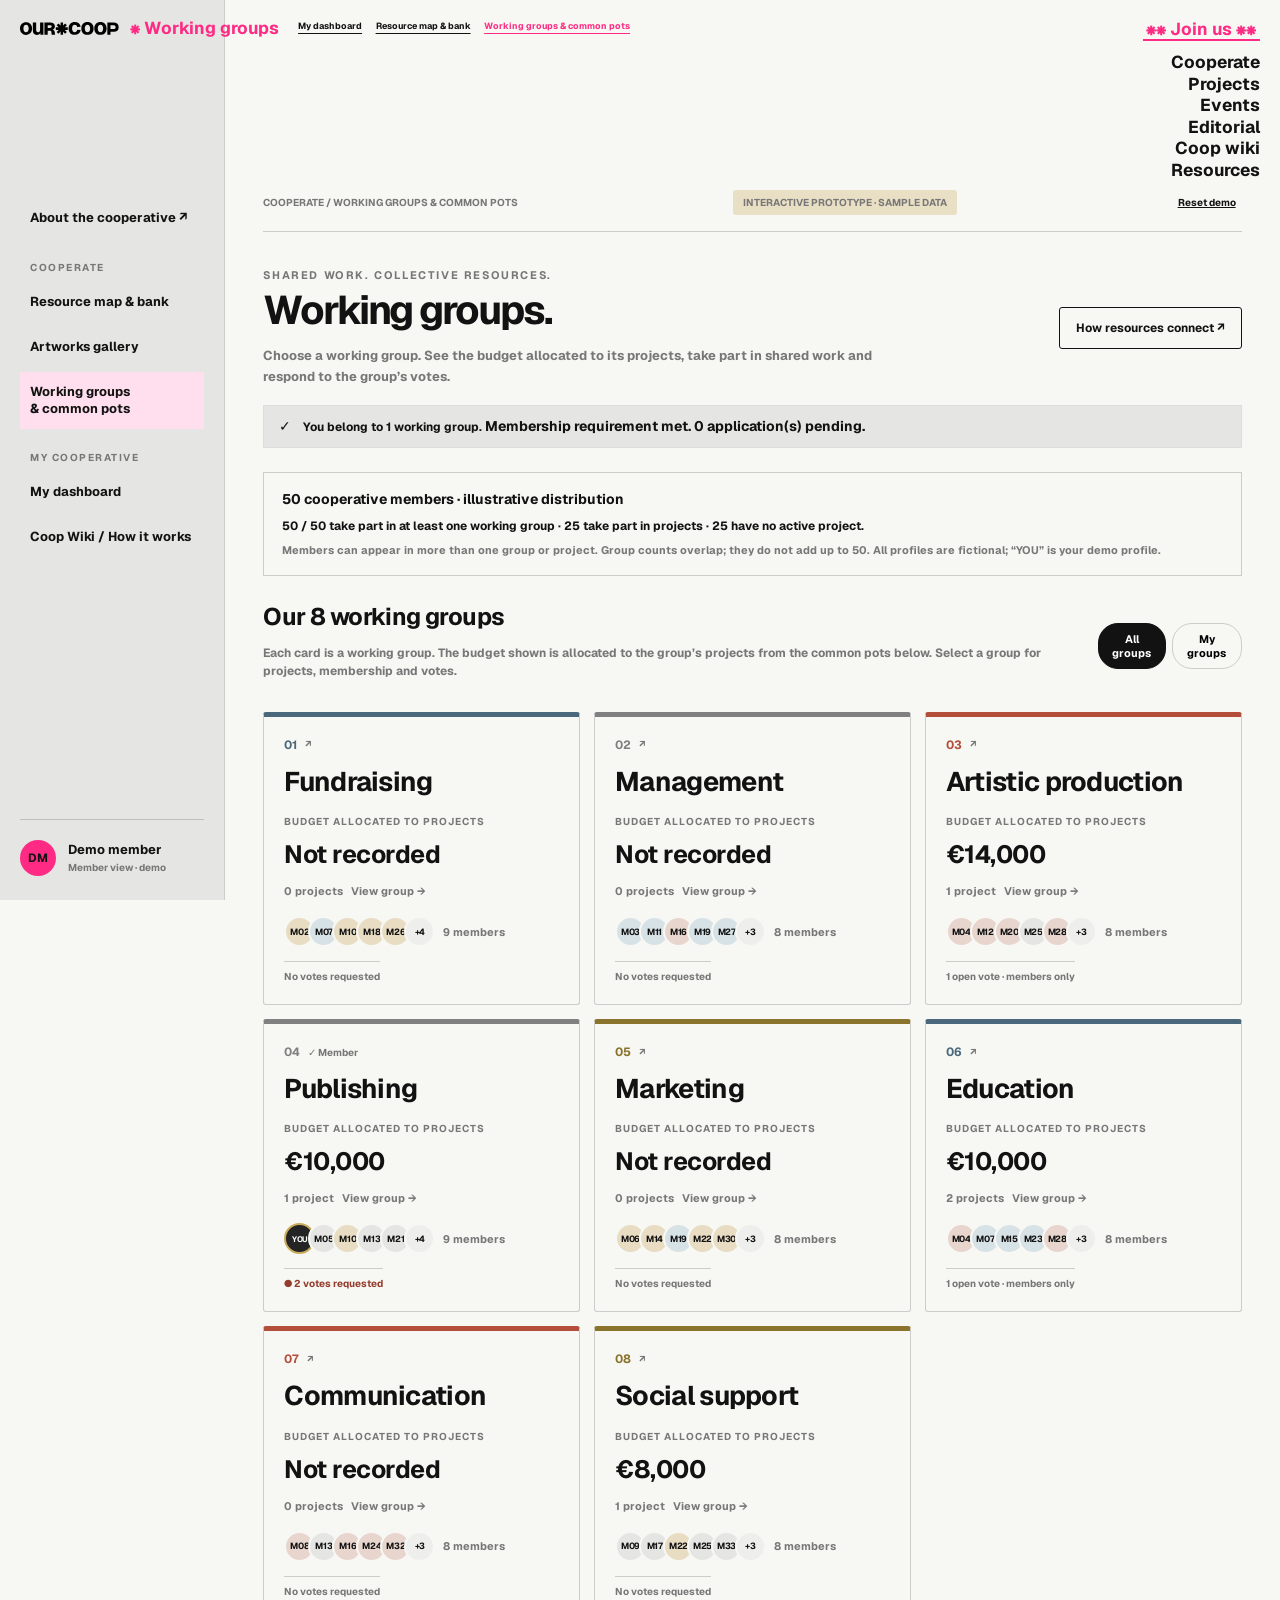
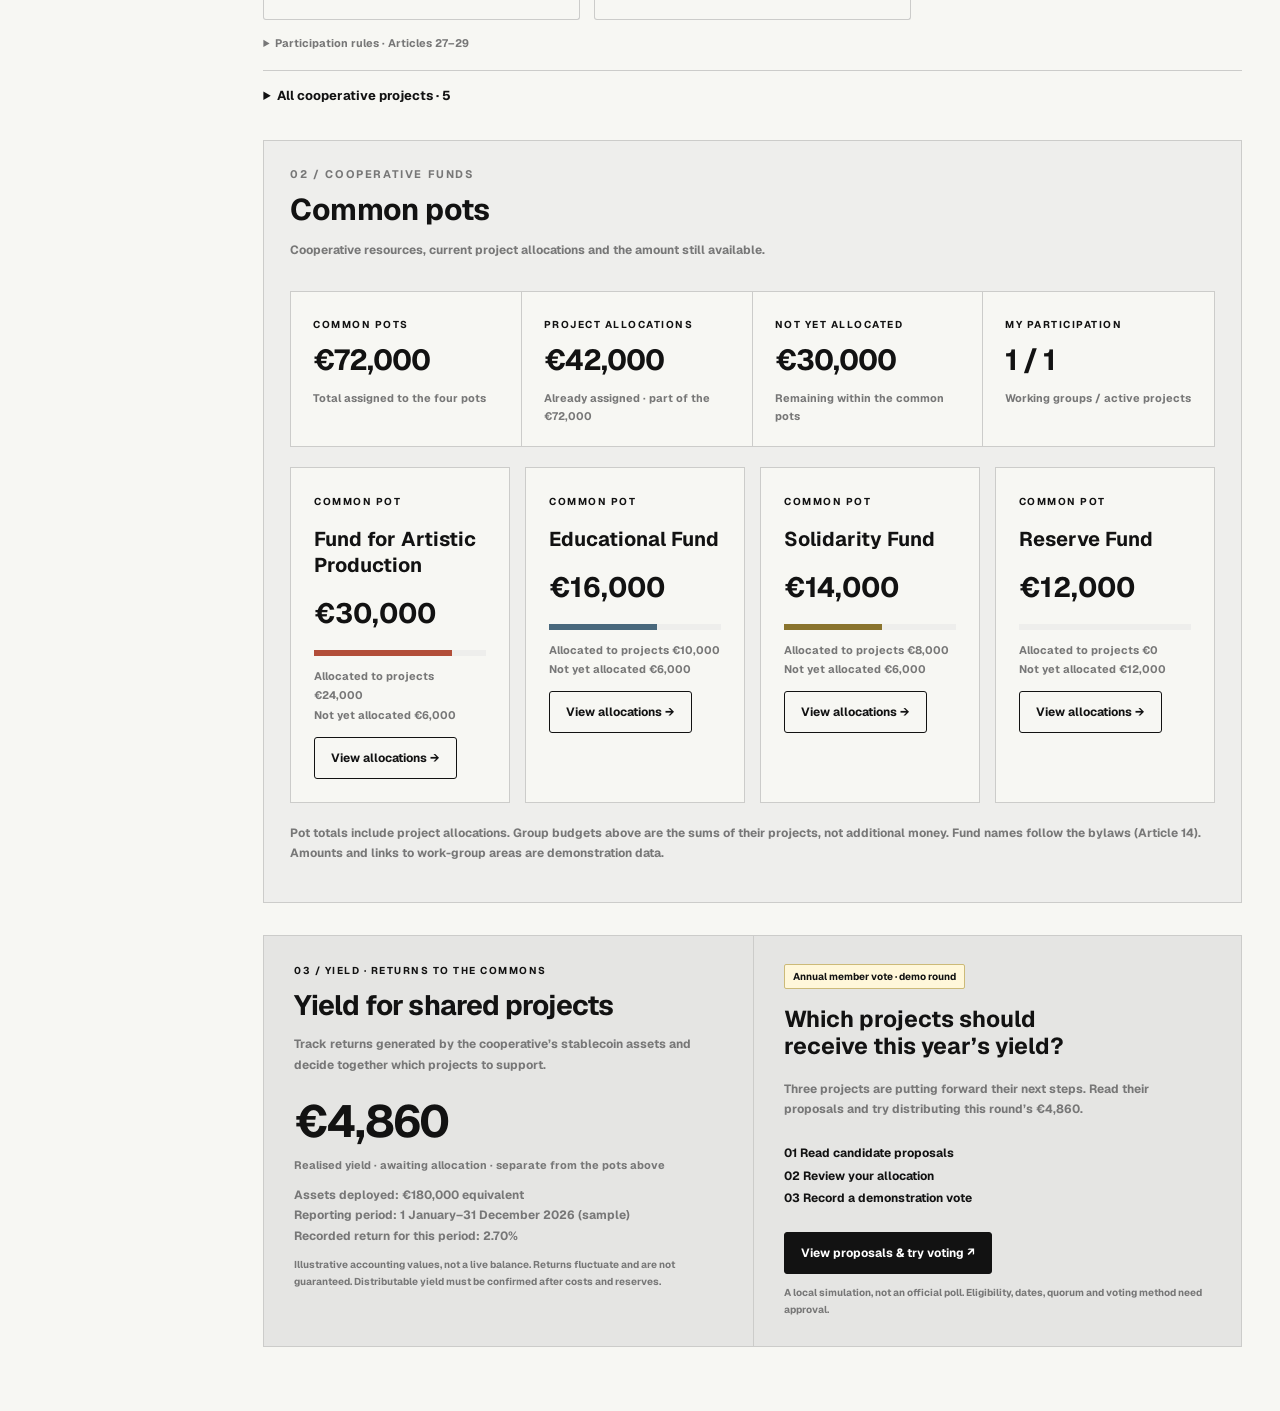
<file: working-groups.html>
<!doctype html><html lang="en"><head><meta charset="UTF-8"><meta name="viewport" content="width=device-width,initial-scale=1"><title>Working Groups & Common Pots · OUR Coop</title><meta name="description" content="Work together, follow shared resources and shape the next round of collective funding."><style>
:root{--paper:#f7f7f3;--ink:#121212;--muted:#777777;--line:#ccccca;--green:#e5e5e3;--red:#b24e39;--blue:#49687c;--yellow:#e6cc80;--white:#f7f7f3}*{box-sizing:border-box}body{margin:0;font-family:Arial,Helvetica,sans-serif;color:var(--ink);background:var(--paper);font-size:14px}button,a,input{font:inherit}button,a{touch-action:manipulation}button{cursor:pointer}button:focus-visible,a:focus-visible,input:focus-visible{outline:3px solid #b24e39;outline-offset:4px}a{color:inherit}aside{position:fixed;inset:0 auto 0 0;width:222px;background:#242424;color:#f7f7f3;padding:29px 22px;display:flex;flex-direction:column}.brand{font-size:32px;font-weight:900;letter-spacing:-2px;text-decoration:none;line-height:.88}.brand span{display:block;font-size:12px;letter-spacing:2.7px;font-weight:400;margin-top:12px}.nav{margin-top:54px;display:grid;gap:8px}.nav a,.nav button{color:inherit;background:none;border:0;text-decoration:none;text-align:left;padding:12px 10px;border-radius:3px;font-size:13px;line-height:1.4}.nav .active{background:#ffdfed;color:#242424;font-weight:bold}.nav small{display:block;color:#999999;font-size:10px;letter-spacing:1.5px;padding:18px 10px 3px}.sidebottom{margin-top:auto;border-top:1px solid #bfbfbd;padding-top:18px;font-size:12px;line-height:1.6}.avatar{display:inline-grid;place-items:center;background:#d4bc79;color:#242424;width:32px;height:32px;border-radius:50%;font-weight:bold;margin-right:8px}.topbar{margin-left:222px;min-height:58px;border-bottom:1px solid var(--line);display:flex;justify-content:space-between;align-items:center;padding:14px 38px;font-size:11px;gap:15px}.label{font-size:10px;letter-spacing:1.5px;text-transform:uppercase;font-weight:bold}.demo{background:#e9dfc5;padding:6px 10px;border-radius:3px}.topbar button{border:0;background:none;text-decoration:underline;color:var(--muted)}main{margin-left:222px;padding:36px 38px 48px;max-width:1660px}.eyebrow{color:var(--muted);font-size:11px;letter-spacing:1.6px;text-transform:uppercase}.hero{display:flex;justify-content:space-between;gap:30px;align-items:end}.hero h1{font-size:clamp(32px,3.5vw,51px);letter-spacing:-2px;font-weight:500;line-height:1.04;margin:13px 0 17px}.hero p{max-width:570px;color:var(--muted);line-height:1.65;margin-bottom:0}.btn{border:1px solid var(--ink);background:var(--ink);color:white;padding:12px 16px;border-radius:3px;font-weight:bold;font-size:12px;white-space:nowrap}.btn.outline{background:transparent;color:var(--ink)}.btn:disabled{cursor:default;opacity:.55}.memberline{background:#e5e5e3;border:1px solid #dddddb;padding:13px 17px;margin-top:27px;display:flex;gap:12px;align-items:center;line-height:1.5}.memberline b{font-size:12px}.stats{display:grid;grid-template-columns:repeat(4,1fr);margin-top:25px;border:1px solid var(--line);background:var(--white)}.stat{padding:22px;border-right:1px solid var(--line)}.stat:last-child{border:0}.stat .number{display:block;font-size:29px;letter-spacing:-1px;margin:9px 0}.stat small{color:var(--muted);font-size:11px}.tabs{display:flex;gap:25px;margin:29px 0 22px;border-bottom:1px solid var(--line)}.tabs button{border:0;background:none;padding:0 0 14px;color:var(--muted)}.tabs button.active{color:var(--ink);font-weight:bold;border-bottom:3px solid var(--ink)}.tabs .count{font-size:10px;border:1px solid var(--line);padding:2px 5px;margin-left:4px}.sectionhead{display:flex;justify-content:space-between;align-items:center;gap:20px;margin:0 0 20px}.sectionhead h2{font-size:23px;font-weight:500;letter-spacing:-.6px;margin:0}.sectionhead p{color:var(--muted);font-size:12px;line-height:1.5}.filters{display:flex;gap:6px}.filters button{border:1px solid var(--line);padding:8px 12px;background:transparent;font-size:11px;border-radius:20px}.filters button.active{background:var(--ink);color:white;border-color:var(--ink)}.groups{display:grid;grid-template-columns:repeat(2,1fr);gap:18px}.group{background:var(--white);border:1px solid var(--line);border-top:4px solid var(--accent);padding:23px;display:flex;flex-direction:column}.grouphead{display:flex;justify-content:space-between;gap:15px;align-items:center}.groupnum{font-family:monospace;font-size:12px;color:var(--accent)}.badge{display:inline-block;border:1px solid #ccccca;background:#eeeeec;padding:5px 8px;font-size:10px;white-space:nowrap;border-radius:2px}.badge.neutral{background:#f7f7f3;color:var(--muted)}.badge.pending{background:#f4e6b9;border-color:#e1d099}.group h3{font-size:25px;letter-spacing:-.7px;font-weight:500;margin:16px 0 8px}.group p{color:var(--muted);font-size:12px;line-height:1.6;min-height:38px;margin:0 0 16px}.budgetline{display:flex;justify-content:space-between;align-items:end;padding:15px 0;border-top:1px solid var(--line);border-bottom:1px solid var(--line)}.budgetline strong{font-size:23px;font-weight:500}.budgetline span{font-size:10px;color:var(--muted)}.projectslabel{margin:19px 0 6px;font-size:10px;letter-spacing:1.2px;color:var(--muted)}.projectrow{display:flex;align-items:center;justify-content:space-between;gap:14px;padding:11px 0;border-bottom:1px solid #eeeeec}.projectrow button{padding:0;text-align:left;background:none;border:0;color:var(--ink);font-size:12px}.projectrow small{display:block;font-size:10px;color:var(--muted);margin-top:5px}.projectrow strong{font-size:12px;white-space:nowrap}.groupfoot{display:flex;justify-content:space-between;align-items:center;margin-top:auto;padding-top:20px;font-size:11px;color:var(--muted)}.groupfoot button{background:none;border:0;color:var(--ink);font-size:12px;text-decoration:underline;padding:4px}.yield{display:grid;grid-template-columns:1fr 1fr;margin-top:32px;border:1px solid #ccccca;background:#e5e5e3}.yieldleft{padding:28px 30px}.yield h2{font-size:28px;letter-spacing:-.8px;font-weight:500;line-height:1.12;margin:13px 0}.yield p{font-size:12px;line-height:1.7;color:#777777;max-width:450px}.yieldvalue{font-size:45px;letter-spacing:-1.6px;margin:17px 0 5px}.yield small{font-size:11px;color:#777777}.yieldright{padding:28px 30px;border-left:1px solid #ccccca;display:flex;flex-direction:column;align-items:start}.yieldright h3{font-size:23px;line-height:1.2;font-weight:500;margin:17px 0 6px}.yieldright .btn{margin-top:auto}.fundgrid{display:grid;grid-template-columns:repeat(4,1fr);gap:15px}.pot{border:1px solid var(--line);background:var(--white);padding:23px}.pot h3{font-size:20px;font-weight:500;margin:17px 0}.pot .money{font-size:28px}.bar{height:6px;background:#eeeeec;margin:19px 0 11px}.bar span{display:block;height:100%;background:var(--accent)}.pot p{font-size:11px;color:var(--muted);line-height:1.8}.note{font-size:12px;color:var(--muted);line-height:1.7;margin-top:20px}.projectlist{display:grid;gap:12px}.projectcard{border:1px solid var(--line);background:var(--white);padding:22px;display:flex;gap:20px;align-items:center;justify-content:space-between}.projectcard h3{margin:7px 0 10px;font-size:20px;font-weight:500}.projectcard p{color:var(--muted);font-size:12px;margin:0}.projectcard .money{font-size:24px}.empty{padding:40px;border:1px dashed var(--line);grid-column:1/-1}footer{margin-top:36px;border-top:1px solid var(--line);padding-top:18px;color:var(--muted);font-size:11px;display:flex;justify-content:space-between;gap:20px;line-height:1.6}dialog{border:1px solid var(--line);border-radius:5px;padding:0;background:var(--paper);color:var(--ink);width:650px;max-width:calc(100vw - 32px);max-height:90vh;overflow:auto}dialog::backdrop{background:#121212cc;backdrop-filter:blur(3px)}.modalhead{padding:23px 26px;border-bottom:1px solid var(--line);display:flex;justify-content:space-between;align-items:center}.modalhead h2{font-weight:500;font-size:24px;margin:0}.close{background:none;border:0;font-size:26px;color:var(--ink)}.modalbody{padding:25px;line-height:1.7}.modalbody p{font-size:13px;color:var(--muted)}.modalbody h3{font-weight:500}.ballotrow{padding:16px 0;border-top:1px solid var(--line)}.ballottitle{display:flex;justify-content:space-between;font-size:13px;gap:10px}.ballotrow input{width:100%;margin-top:13px;accent-color:var(--ink)}.ballotfoot{display:flex;justify-content:space-between;align-items:center;gap:15px;background:#e5e5e3;padding:15px;margin-top:10px;font-size:13px}.toast{position:fixed;bottom:24px;left:calc(50% + 80px);transform:translateX(-50%);background:var(--ink);color:white;padding:15px 24px;border-radius:3px;box-shadow:0 4px 30px #0002;z-index:10;max-width:90vw;font-size:13px}.hidden{display:none!important}@media(min-width:1500px){main{padding-left:55px;padding-right:55px}}@media(max-width:1050px){aside{width:185px;padding:25px 16px}main,.topbar{margin-left:185px}main{padding:25px}.topbar{padding:14px 25px}.hero{align-items:start}.hero .btn{display:none}.stats{grid-template-columns:repeat(2,1fr)}.stat:nth-child(2){border-right:0}.stat:nth-child(-n+2){border-bottom:1px solid var(--line)}.fundgrid{grid-template-columns:repeat(2,1fr)}.group{padding:18px}.sectionhead{align-items:start}.sectionhead p{max-width:370px}.yieldleft,.yieldright{padding:23px}}
@media(max-width:720px){aside{position:relative;width:100%;padding:19px 20px;display:block}.brand{font-size:26px}.brand span{display:inline;font-size:10px;margin-left:18px;letter-spacing:2px}.nav{display:flex;overflow:auto;margin-top:20px;gap:8px}.nav small,.sidebottom{display:none}.nav a,.nav button{white-space:nowrap;padding:8px}.nav a:not(.active){display:none}.topbar,main{margin-left:0}.topbar{padding:12px 20px;font-size:10px}.topbar>span:first-child{display:none}main{padding:27px 20px}.hero h1{font-size:37px;letter-spacing:-1.5px}.hero p{font-size:13px}.memberline{font-size:11px}.stat{padding:17px}.stat .number{font-size:26px}.groups,.yield{grid-template-columns:1fr}.yieldright{border-left:0;border-top:1px solid #ccccca}.yieldright .btn{margin-top:15px}.sectionhead{display:block}.filters{margin:15px 0}.tabs{gap:19px;font-size:12px;overflow:auto}.tabs button{white-space:nowrap}.fundgrid{grid-template-columns:1fr}.projectcard{flex-wrap:wrap}.toast{left:50%}.ballotfoot{flex-wrap:wrap}footer{display:block}}
.groups{grid-template-columns:repeat(4,minmax(0,1fr));gap:10px}.group-tile{border:1px solid var(--line);border-top:3px solid var(--accent);background:var(--white);color:var(--ink);padding:14px 16px;min-height:126px;text-align:left;display:flex;flex-direction:column;gap:12px;border-radius:3px;transition:background .15s,border-color .15s}.group-tile:hover{background:#eeeeec}.group-tile.selected{background:#ffdfed;outline:2px solid var(--ink);outline-offset:-2px}.tile-top,.tile-foot{display:flex;align-items:center;justify-content:space-between;gap:8px;font-size:10px;color:var(--muted)}.tile-top>span:last-child{font-size:10px}.tile-name{font-size:17px;line-height:1.2;font-weight:500;letter-spacing:-.3px}.tile-foot{margin-top:auto}.tile-foot strong{font-size:12px;color:var(--ink)}.group-detail{margin-top:16px;border:1px solid var(--line);border-radius:3px;background:var(--white);padding:22px}.detail-top{display:flex;align-items:center;gap:15px}.detail-top>div{flex:1}.detail-top h3{font-size:24px;font-weight:500;margin:8px 0}.group-detail>p{font-size:12px;line-height:1.7;color:var(--muted)}.group-rules{font-size:11px;color:var(--muted);margin:0 0 15px}.group-rules summary{cursor:pointer}.group-rules p{line-height:1.7;max-width:850px}@media(max-width:1100px){.groups{grid-template-columns:repeat(3,minmax(0,1fr))}}@media(max-width:720px){.groups{grid-template-columns:repeat(2,minmax(0,1fr))}.group-tile{min-height:117px;padding:13px}.tile-name{font-size:16px}.detail-top{flex-wrap:wrap}.group-detail{padding:16px}}.poll-indicator{font-size:10px;line-height:1.4;display:block;padding-top:8px;border-top:1px solid var(--line)}.poll-indicator.attention{color:#943d2d;font-weight:bold}.poll-indicator.quiet{color:var(--muted)}.poll-indicator.done{color:#555555}.group-votes{border-top:1px solid var(--line);margin-top:22px;padding-top:18px}.votes-heading{display:flex;justify-content:space-between;gap:15px;font-size:13px}.votes-heading span{font-size:10px;color:var(--muted)}.poll-row{display:flex;gap:20px;justify-content:space-between;align-items:center;padding:17px 0;border-bottom:1px solid var(--line)}.poll-row b{font-size:13px;font-weight:500}.poll-row small{display:block;margin-top:7px;font-size:11px;color:var(--muted)}.group-votes>p{font-size:12px;color:var(--muted)}.vote-option{display:flex;gap:12px;align-items:center;border:1px solid var(--line);padding:12px 15px;margin:8px 0;font-size:13px;cursor:pointer}.vote-option:has(input:checked){background:#ffdfed}.vote-option input{accent-color:var(--ink)}@media(max-width:720px){.poll-row{align-items:start;flex-direction:column;gap:12px}.votes-heading{flex-direction:column;gap:5px}.group-tile{min-height:145px}}</style><style>.our-network-nav{display:flex;flex-wrap:wrap;gap:8px;padding:12px 4%;border-bottom:1px solid #ccccca;background:#f7f7f3;font:13px/1.4 Arial,sans-serif;color:#121212}.our-network-nav a{display:block;padding:9px 12px;text-decoration:none;border:1px solid #ccccca;border-radius:4px;color:inherit;background:#f7f7f3}.our-network-nav a[aria-current=page]{background:#121212;color:white;border-color:#121212}.our-network-nav a:hover{border-color:#121212}.our-network-nav a:focus-visible{outline:3px solid #b24e39;outline-offset:2px}.our-cross-card{border:1px solid #ccccca;padding:22px;margin:20px 0;background:#f7f7f3;border-radius:8px}.our-cross-card h2{margin-top:0}.our-cross-card a{color:#121212;font-weight:600}.our-cross-metrics{display:flex;gap:24px;flex-wrap:wrap}.our-cross-metrics strong{font-size:24px;display:block}.our-cross-links{display:flex;gap:10px;flex-wrap:wrap;margin-top:18px}.our-cross-links a{padding:9px 12px;border:1px solid #ccccca;border-radius:4px;text-decoration:none}.our-group-line{padding:12px 0;border-bottom:1px solid #e5e5e3}.our-network-note{font-size:12px;color:#777777}@media(max-width:600px){.our-network-nav{padding:10px 16px}.our-network-nav a{font-size:12px}}</style><style>.hero{margin-top:20px;align-items:center}.hero h1{font-size:40px;margin:8px 0 10px;font-weight:600}.hero p{font-size:13px;max-width:660px}.memberline{margin:18px 0 24px;padding:10px 15px}#panel-groups>.sectionhead h2{font-size:24px;font-weight:700}.groups{grid-template-columns:repeat(3,minmax(0,1fr));gap:14px}.group-tile{min-height:212px;padding:20px;border-top-width:5px;gap:10px}.tile-name{display:block;font-size:27px;font-weight:700;line-height:1.12;letter-spacing:-.7px;margin:4px 0 8px}.tile-fund-label{font-size:10px;text-transform:uppercase;letter-spacing:1px;color:var(--muted)}.tile-fund-value{font-size:25px;font-weight:600;letter-spacing:-.5px}.tile-foot{margin-top:4px;font-size:11px}.poll-indicator{margin-top:auto}.group-rules{margin:16px 0}.pots-section{margin-top:36px;border:1px solid var(--line);padding:26px;background:#eeeeec;scroll-margin-top:20px}.pots-section .sectionhead h2{font-size:30px;font-weight:600;margin-top:9px}.pots-section .stats{margin:0 0 20px}.all-projects{margin-top:20px;border-top:1px solid var(--line);padding-top:16px}.all-projects summary{cursor:pointer;font-weight:600;font-size:13px}.all-projects .projectlist{margin-top:16px}.yield{scroll-margin-top:20px}@media(max-width:1100px){.groups{grid-template-columns:repeat(2,minmax(0,1fr))}}@media(max-width:720px){.hero h1{font-size:32px}.group-tile{padding:15px;min-height:215px}.tile-name{font-size:23px}.tile-fund-value{font-size:22px}.pots-section{padding:18px}.hero .btn{white-space:normal}}@media(max-width:390px){.groups{grid-template-columns:1fr}}</style><style>@media(min-width:1400px){.groups{grid-template-columns:repeat(4,minmax(0,1fr))}.tile-name{font-size:25px}}</style><style>.people-summary{display:grid;gap:7px;padding:16px 18px;border:1px solid var(--line);background:#f7f7f3;margin:0 0 25px;line-height:1.5}.people-summary>strong{font-size:14px}.people-summary>span{font-size:12px}.people-summary small{font-size:11px;color:var(--muted)}.people-strip{display:flex;align-items:center;flex-wrap:wrap;gap:8px;margin:8px 0 4px}.faces{display:flex;padding-left:0}.member-face{display:inline-flex;align-items:center;justify-content:center;flex-shrink:0;width:31px;height:31px;border-radius:50%;background:var(--face-color,#e5e5e3);border:2px solid var(--white);font-size:9px;font-weight:700;color:#121212;letter-spacing:-.3px}.faces .member-face+.member-face{margin-left:-7px}.member-face.is-you{background:#242424;color:#fff;border-color:#c9ab5e;font-size:8px}.member-face.more{background:#eeeeec}.people-count{font-size:11px;color:var(--muted)}.people-roster{border-top:1px solid var(--line);margin-top:20px;padding-top:15px}.people-roster h4{margin:0 0 14px;font-size:13px}.roster-grid{display:grid;grid-template-columns:repeat(auto-fit,minmax(160px,1fr));gap:8px}.roster-person{display:flex;gap:8px;align-items:center;padding:6px;text-align:left;background:none;border:1px solid var(--line);border-radius:3px;color:var(--ink);font-size:11px}.roster-person:hover{background:#e5e5e3}.projectcard .people-strip{max-width:180px}.group-tile{min-height:265px}@media(max-width:720px){.group-tile{min-height:270px}.roster-grid{grid-template-columns:1fr 1fr}.roster-person{font-size:10px}.people-count{font-size:10px}}</style><style id="our-shared-main-menu">header.our-main-header{height:82px;min-height:82px;margin:0;padding:0 4%;display:flex;align-items:center;justify-content:space-between;gap:26px;background:#f7f7f3;color:#121212;border:0;border-bottom:1px solid #ccccca;position:relative;z-index:10;max-width:none;width:100%;box-sizing:border-box}a.our-main-brand{display:block;flex-shrink:0;font:900 25px/1.2 Arial,sans-serif;letter-spacing:-1px;text-decoration:none;color:#121212}a.our-main-brand>span{color:#ad4f3c;font-size:32px;vertical-align:middle}header.our-main-header nav.our-main-menu{display:flex!important;align-items:center;gap:25px;flex-wrap:wrap;font:13px/1.4 Arial,sans-serif;margin:0;padding:0}header.our-main-header .our-main-menu>span,header.our-main-header .our-main-menu>a{font:inherit;color:#777777;text-decoration:none;padding:12px 0;border:0;background:none;white-space:nowrap;letter-spacing:0}header.our-main-header .our-main-menu>a[aria-current]{color:#121212;font-weight:700;border-bottom:3px solid #121212}header.our-main-header a:focus-visible{outline:3px solid #ad4f3c;outline-offset:4px}@media(max-width:760px){header.our-main-header{height:auto;min-height:110px;padding:16px 20px;gap:8px;flex-direction:column;align-items:flex-start}header.our-main-header nav.our-main-menu{gap:8px 18px;font-size:12px}header.our-main-header .our-main-menu>span,header.our-main-header .our-main-menu>a{padding:7px 0}a.our-main-brand{font-size:23px}}</style><style>@media(min-width:901px){body>aside{top:82px}}.topbar{border-top:0}</style><link rel="stylesheet" href="./pages.css" /><link rel="stylesheet" href="./header.css" /><link rel="stylesheet" href="./overlays.css" /><link rel="stylesheet" href="./workspace.css" /></head><body class="cooperate-space-page working-groups-page"><div class="hero__topbar subpage-header"><div class="brand-row"><a class="brand" href="./index.html" aria-label="OUR COOP — Homepage"><img class="brand-logo" src="./assets/images/ourlogo-pink.svg" alt="OUR COOP" /></a></div><nav class="hero__nav" aria-label="Current page"><span class="current-page">* Working groups</span></nav><nav class="our-network-nav" aria-label="OUR cooperative spaces"><a href="dashboard.html">My dashboard</a><a href="resource-map.html">Resource map & bank</a><a aria-current="page" href="working-groups.html">Working groups & common pots</a></nav><div class="header-links"><a class="join-link" href="./index.html#join">** Join us **</a><nav class="page-nav" aria-label="Main navigation"><a href="./cooperate.html">Cooperate</a><a href="./projects.html">Projects</a><a href="./events.html">Events</a><a href="./editorial.html">Editorial</a><a href="./coop-wiki.html">Coop wiki</a><a href="./resource-map.html">Resources</a></nav></div></div>
<aside class="workspace-sidebar"><nav class="nav" aria-label="Main navigation"><a href="https://write.as/shared-visions/">About the cooperative ↗</a><small>COOPERATE</small><a href="resource-map.html">Resource map & bank</a><button onclick="showInfo('Artworks gallery','The gallery is a separate area of the cooperative website. This prototype focuses on working groups and shared funds.')">Artworks gallery</button><a class="active" href="#groups">Working groups<br>& common pots</a><small>MY COOPERATIVE</small><a href="dashboard.html">My dashboard</a><button onclick="showInfo('How this works','Members take part in at least one working group. Groups develop projects. Cooperative funds support approved project allocations. The annual yield round is a separate decision on realised, distributable returns. The four fund names and eight permanent-group activity areas follow the bylaws. Actual group establishment, project allocations and the annual yield-vote method are not evidenced by this document and remain to be confirmed.')">Coop Wiki / How it works</button></nav><div class="workspace-profile"><span class="avatar" aria-hidden="true">DM</span><div><strong>Demo member</strong><small>Member view · demo</small></div></div></aside>

<main class="workspace-main"><header class="workspace-toolbar"><span>COOPERATE / WORKING GROUPS & COMMON POTS</span><span class="demo">INTERACTIVE PROTOTYPE · SAMPLE DATA</span><button onclick="resetDemo()">Reset demo</button></header><div class="hero"><div><div class="eyebrow">Shared work. Collective resources.</div><h1>Working groups.</h1><p>Choose a working group. See the budget allocated to its projects, take part in shared work and respond to the group’s votes.</p></div><button class="btn outline" onclick="showInfo('How resources connect','A common pot is a cooperative fund. Working groups develop activities and projects; a project can receive an approved allocation from a pot. Funds, groups and project budgets are distinct: their totals must not be added together. All amounts and memberships shown here are sample data. The actual rules will be set by the cooperative.')">How resources connect ↗</button></div>
<div class="memberline" id="membership"></div><div id="people-summary" class="people-summary"></div>
<section id="panel-groups" aria-labelledby="working-groups-title"><div class="sectionhead"><div><h2 id="working-groups-title">Our 8 working groups</h2><p>Each card is a working group. The budget shown is allocated to the group’s projects from the common pots below. Select a group for projects, membership and votes.</p></div><div class="filters"><button class="active" id="filter-all" onclick="setFilter(false)">All groups</button><button id="filter-mine" onclick="setFilter(true)">My groups</button></div></div><div class="groups" id="groups"></div><details class="group-rules"><summary>Participation rules · Articles 27–29</summary><p>Registered participation: at least one primary group and at most three groups, after at least three months of regular attendance. Permanent groups: at least 5 members and Assembly approval. Temporary groups: at least 3 members and Assembly approval. Emergency groups: at least 3 members, Management Board confirmation and a 3-month mandate. These are statutory areas, not a verified list of constituted groups.</p></details><div id="group-detail" class="group-detail" aria-live="polite"></div><details id="panel-projects" class="all-projects"><summary>All cooperative projects · 5</summary><div class="projectlist" id="projects"></div></details></section>
<section id="panel-pots" class="pots-section" aria-labelledby="common-pots-title"><div class="sectionhead"><div><div class="eyebrow">02 / Cooperative funds</div><h2 id="common-pots-title">Common pots</h2><p>Cooperative resources, current project allocations and the amount still available.</p></div></div><div class="stats"><div class="stat"><span class="label">Common pots</span><span class="number">€72,000</span><small>Total assigned to the four pots</small></div><div class="stat"><span class="label">Project allocations</span><span class="number">€42,000</span><small>Already assigned · part of the €72,000</small></div><div class="stat"><span class="label">Not yet allocated</span><span class="number">€30,000</span><small>Remaining within the common pots</small></div><div class="stat"><span class="label">My participation</span><span class="number" id="participation"></span><small>Working groups / active projects</small></div></div>
<div class="fundgrid" id="pots"></div><p class="note">Pot totals include project allocations. Group budgets above are the sums of their projects, not additional money. Fund names follow the bylaws (Article 14). Amounts and links to work-group areas are demonstration data.</p></section>

<section class="yield" aria-labelledby="yieldtitle"><div class="yieldleft"><div class="label">03 / Yield · returns to the commons</div><h2 id="yieldtitle">Yield for shared projects</h2><p>Track returns generated by the cooperative’s stablecoin assets and decide together which projects to support.</p><div class="yieldvalue">€4,860</div><small>Realised yield · awaiting allocation · separate from the pots above</small><p style="margin-bottom:0">Assets deployed: <b>€180,000 equivalent</b><br>Reporting period: 1 January–31 December 2026 (sample)<br>Recorded return for this period: <b>2.70%</b></p><p style="font-size:10px">Illustrative accounting values, not a live balance. Returns fluctuate and are not guaranteed. Distributable yield must be confirmed after costs and reserves.</p></div><div class="yieldright"><span class="badge" style="background:#fff7da;border-color:#ccba78">Annual member vote · demo round</span><h3>Which projects should<br>receive this year’s yield?</h3><p>Three projects are putting forward their next steps. Read their proposals and try distributing this round’s €4,860.</p><div style="font-size:12px;line-height:1.9;margin:10px 0 22px"><b>01</b> Read candidate proposals<br><b>02</b> Review your allocation<br><b>03</b> Record a demonstration vote</div><button class="btn" onclick="openBallot()" id="votebtn">View proposals & try voting ↗</button><p style="font-size:10px;margin-bottom:0">A local simulation, not an official poll. Eligibility, dates, quorum and voting method need approval.</p></div></section>
</main>

<dialog id="modal"><div class="modalhead"><h2 id="modalTitle"></h2><button class="close" onclick="document.getElementById('modal').close()" aria-label="Close dialog">×</button></div><div class="modalbody" id="modalBody"></div></dialog><div class="toast hidden" id="toast" role="status" aria-live="polite"></div>
<script>
const euro=n=>'€'+n.toLocaleString('en-GB',{maximumFractionDigits:0});
const groups=[
{id:'fundraising',name:'Fundraising',color:'#49687c',members:0,description:'Statutory area: fundraising. Project examples and budgets remain demonstrative.'},
{id:'management',name:'Management',color:'#808080',members:0,description:'Statutory area: management. No demonstration projects or allocations recorded.'},
{id:'production',name:'Artistic production',color:'#b24e39',members:24,description:'Statutory area: artistic production. Develop artistic and cultural projects collectively.'},
{id:'publishing',name:'Publishing',color:'#808080',members:21,description:'Statutory area: publishing. Develop collective publications and editorial projects.'},
{id:'marketing',name:'Marketing',color:'#8a742d',members:0,description:'Statutory area: marketing. No demonstration projects or allocations recorded.'},
{id:'learning',name:'Education',color:'#49687c',members:18,description:'Statutory area: education. Share knowledge through workshops and peer learning.'},
{id:'communication',name:'Communication',color:'#b24e39',members:0,description:'Statutory area: communication. This area is listed separately from marketing in Article 27.'},
{id:'care',name:'Social support',color:'#8a742d',members:16,description:'Statutory area: social support. Develop mutual support and services for cooperative members.'}
];
const pots=[{id:'production',name:'Fund for Artistic Production',total:30000,color:'#b24e39'},{id:'education',name:'Educational Fund',total:16000,color:'#49687c'},{id:'solidarity',name:'Solidarity Fund',total:14000,color:'#8a742d'},{id:'reserves',name:'Reserve Fund',total:12000,color:'#808080'}];
const projects=[{id:'exchange',name:'OUR NOMADIC EXHIBITION',group:'production',pot:'production',budget:14000,people:8,desc:'A travelling collective exhibition presenting OUR Coop, its research and its artists. The exhibition moves between locations to introduce the cooperative and grow its membership across the Balkans.'},{id:'radionica',name:'Radionica workshop series',group:'learning',pot:'education',budget:6000,people:12,desc:'A programme of peer learning and practical cooperative experiments.'},{id:'wiki',name:'Coop learning archive',group:'learning',pot:'education',budget:4000,people:5,desc:'Make shared knowledge accessible through a living practical archive.'},{id:'support',name:'Member support desk',group:'care',pot:'solidarity',budget:8000,people:6,desc:'Develop a first point of contact for member support and shared services.'},{id:'zine',name:'PROBLEMZINE — next issue',group:'publishing',pot:'production',budget:10000,people:9,desc:'Produce a new collective publication connecting cooperative practices.'}];
const initial={groups:['publishing'],projects:['zine'],pendingGroups:[],pendingProjects:[],vote:null};let state;try{state=JSON.parse(localStorage.getItem('our-coop-working-demo-v2'))||structuredClone(initial)}catch{state=structuredClone(initial)}state.pollVotes=state.pollVotes||{};let mine=false;let selectedGroup=null;let weights=[40,30,30];
const save=()=>localStorage.setItem('our-coop-working-demo-v2',JSON.stringify(state));

// Fifty fictional identities; membership and project participation are separate.
const demoMembers=Array.from({length:50},(_,i)=>({id:i,name:i===0?'You · Demo member':'Demo member '+String(i+1).padStart(2,'0'),initials:i===0?'YOU':'M'+String(i+1).padStart(2,'0'),groups:i===0?['publishing']:[groups[(i-1)%8].id,...(i%3===0?[groups[(i+2)%8].id]:[])],projects:[]}));
for(const [j,p] of projects.entries()){let candidates=demoMembers.filter(m=>m.id>0&&m.id<=30).sort((a,b)=>Number(b.groups.includes(p.group))-Number(a.groups.includes(p.group))||((a.id+j*7)%31)-((b.id+j*7)%31));let selected=candidates.slice(0,p.people-(p.id==='zine'?1:0));selected.forEach(m=>m.projects.push(p.id));if(p.id==='zine')demoMembers[0].projects.push(p.id)}
function peopleFor(kind,id){return demoMembers.filter(m=>(m.id===0?(state[kind]||[]):m[kind]).includes(id))}
function face(m){return `<span class="member-face ${m.id===0?'is-you':''}" style="--face-color:${['#e5e5e3','#e8dcc3','#d7e2e7','#e7d5ce'][m.id%4]}" title="${m.name}" aria-label="${m.name}">${m.initials}</span>`}
function peopleStrip(kind,id,limit=5){let ms=peopleFor(kind,id);return `<span class="people-strip"><span class="faces">${ms.slice(0,limit).map(face).join('')}${ms.length>limit?`<span class="member-face more">+${ms.length-limit}</span>`:''}</span><span class="people-count">${ms.length} ${kind==='groups'?'members':'participants'}</span></span>`}
function peopleRoster(kind,id){let ms=peopleFor(kind,id);return `<div class="people-roster"><h4>${kind==='groups'?'Group members':'Project participants'} · ${ms.length}</h4><div class="roster-grid">${ms.map(m=>`<button type="button" class="roster-person" onclick="openMember(${m.id})">${face(m)}<span>${m.name}</span></button>`).join('')}</div></div>`}
function openMember(id){let m=demoMembers[id],gs=id===0?state.groups:m.groups,ps=id===0?state.projects:m.projects;modal(m.name,`${face(m)}<p>Fictional member profile · local demonstration.</p><h3>Working groups · ${gs.length}</h3>${gs.map(g=>`<p>${groups.find(x=>x.id===g)?.name||g}</p>`).join('')}<h3>Projects · ${ps.length}</h3>${ps.length?ps.map(p=>`<p>${projects.find(x=>x.id===p)?.name||p}</p>`).join(''):'<p>No active project. Project participation is optional.</p>'}`)}
function renderPeopleSummary(){let active=demoMembers.filter(m=>(m.id===0?state.projects:m.projects).length).length;document.getElementById('people-summary').innerHTML=`<strong>50 cooperative members · illustrative distribution</strong><span>50 / 50 take part in at least one working group · ${active} take part in projects · ${50-active} have no active project.</span><small>Members can appear in more than one group or project. Group counts overlap; they do not add up to 50. All profiles are fictional; “YOU” is your demo profile.</small>`}

function toast(t){let el=document.getElementById('toast');el.textContent=t;el.classList.remove('hidden');clearTimeout(window.toastTimer);window.toastTimer=setTimeout(()=>el.classList.add('hidden'),4500)}
function badge(member,pending){return member?'<span class="badge">✓ You are a member</span>':pending?'<span class="badge pending">Request pending</span>':'<span class="badge neutral">Not joined</span>'}
const groupPolls=[
{id:'exhibition-route',group:'production',question:'Which route should OUR NOMADIC EXHIBITION explore first?',context:'Help the group prioritise its next conversations with potential hosts across the Balkans.',options:['Serbia → Bosnia and Herzegovina → Montenegro','North Macedonia → Albania → Kosovo','Develop both routes before choosing']},
{id:'zine-theme',group:'publishing',question:'Which theme should guide the next PROBLEMZINE issue?',context:'The moderator is collecting the group’s preference before the editorial planning meeting.',options:['Artistic labour and mutual support','Cooperative infrastructures','Publishing as a commons']},
{id:'zine-format',group:'publishing',question:'Should the next issue have a multilingual digital edition?',context:'A group consultation to inform the project proposal; it does not itself authorise budget changes.',options:['Yes','No','Abstain']},
{id:'learning-format',group:'learning',question:'Which format should the next Radionica workshop use?',context:'Share your preference for the next learning activity.',options:['In-person workshop','Online sessions','Hybrid format']}
];
function pollStatus(id){let ps=groupPolls.filter(p=>p.group===id),member=state.groups.includes(id),pending=ps.filter(p=>!state.pollVotes[p.id]).length;if(!ps.length)return '<span class="poll-indicator quiet">No votes requested</span>';if(!member)return '<span class="poll-indicator quiet">'+ps.length+' open vote'+(ps.length===1?'':'s')+' · members only</span>';return pending?'<span class="poll-indicator attention">● '+pending+' vote'+(pending===1?'':'s')+' requested</span>':'<span class="poll-indicator done">✓ All votes recorded</span>'}
function groupVotesHTML(id){let ps=groupPolls.filter(p=>p.group===id),eligible=state.groups.includes(id);return `<section class="group-votes"><div class="votes-heading"><b>Group votes</b><span>Moderator consultations · demo</span></div>${ps.length?ps.map(p=>`<div class="poll-row"><div><b>${p.question}</b><small>${!eligible?'Registered group participants can vote':state.pollVotes[p.id]?'Your vote is recorded in this browser':'Your vote is requested'}</small></div><button class="btn outline" onclick="openGroupPoll('${p.id}')">${!eligible?'View question':state.pollVotes[p.id]?'Review vote':'Vote →'}</button></div>`).join(''):'<p>No questions are awaiting a vote in this group.</p>'}</section>`}
function openGroupPoll(id){let p=groupPolls.find(p=>p.id===id),eligible=state.groups.includes(p.group),answer=state.pollVotes[id];modal('Working group vote',`<span class="badge neutral">Opened by moderator · demonstration</span><h3>${p.question}</h3><p>${p.context}</p><form id="group-poll-form" onsubmit="submitGroupPoll(event,'${id}')">${p.options.map((o,i)=>`<label class="vote-option"><input type="radio" name="poll-answer" value="${i}" ${answer===String(i)?'checked':''} ${!eligible?'disabled':''} required><span>${o}</span></label>`).join('')}${eligible?`<button class="btn" style="margin-top:18px" type="submit">${answer!==undefined?'Update':'Save'} demonstration vote</button>`:'<p>Voting is available to registered participants in this group. Applying to join does not immediately confer voting rights.</p>'}</form><p style="font-size:11px">Local simulation only. Official dates, eligibility, quorum and decision rules will be configured for each poll.</p>`)}
function submitGroupPoll(e,id){e.preventDefault();let p=groupPolls.find(p=>p.id===id);if(!state.groups.includes(p.group))return;let chosen=document.querySelector('#group-poll-form input[name="poll-answer"]:checked');if(!chosen)return;state.pollVotes[id]=chosen.value;save();render();document.getElementById('modal').close();toast('Group vote saved in this browser · demonstration only')}
function render(){renderPeopleSummary();document.getElementById('membership').innerHTML='<span aria-hidden="true">✓</span><span><b>You belong to '+state.groups.length+' working group'+(state.groups.length===1?'':'s')+'.</b> Membership requirement met. '+state.pendingGroups.length+' application(s) pending.</span>';document.getElementById('participation').textContent=state.groups.length+' / '+state.projects.length;
 const visibleGroups=groups.filter(g=>!mine||state.groups.includes(g.id));
 if(!visibleGroups.some(g=>g.id===selectedGroup))selectedGroup=null;
 document.getElementById('groups').innerHTML=visibleGroups.map(g=>{let ps=projects.filter(p=>p.group===g.id),member=state.groups.includes(g.id),pending=state.pendingGroups.includes(g.id);return `<button class="group-tile ${selectedGroup===g.id?'selected':''}" style="--accent:${g.color}" aria-pressed="${selectedGroup===g.id}" aria-controls="group-detail" onclick="selectGroup('${g.id}')"><span class="tile-top"><span class="groupnum">0${groups.indexOf(g)+1}</span><span>${member?'✓ Member':pending?'Pending':'↗'}</span></span><span class="tile-name">${g.name}</span><span class="tile-fund-label">Budget allocated to projects</span><strong class="tile-fund-value">${ps.length?euro(ps.reduce((a,p)=>a+p.budget,0)):'Not recorded'}</strong><span class="tile-foot"><span>${ps.length} project${ps.length===1?'':'s'}</span><span>View group →</span></span>${peopleStrip('groups',g.id)}${pollStatus(g.id)}</button>`}).join('')||'<div class="empty">No groups to display.</div>';
 renderGroupDetail();
 document.getElementById('pots').innerHTML=pots.map(f=>{let allocated=projects.filter(p=>p.pot===f.id).reduce((a,p)=>a+p.budget,0);return `<article class="pot" style="--accent:${f.color}"><span class="label">Common pot</span><h3>${f.name}</h3><div class="money">${euro(f.total)}</div><div class="bar"><span style="width:${allocated/f.total*100}%"></span></div><p>Allocated to projects <b>${euro(allocated)}</b><br>Not yet allocated <b>${euro(f.total-allocated)}</b></p><button class="btn outline" onclick="potDetails('${f.id}')">View allocations →</button></article>`}).join('');
 document.getElementById('projects').innerHTML=projects.map(p=>`<article class="projectcard"><div><span class="eyebrow">${groups.find(g=>g.id===p.group).name}</span><h3>${p.name}</h3><p>${peopleFor('projects',p.id).length} participants · ${state.projects.includes(p.id)?'You take part':state.pendingProjects.includes(p.id)?'Application pending':'You are not a participant'}</p></div><div><div class="money">${euro(p.budget)}</div><p>Approved allocation</p>${peopleStrip('projects',p.id,4)}</div><button class="btn outline" onclick="openProject('${p.id}')">View project →</button></article>`).join('');document.getElementById('votebtn').textContent=state.vote?'View your demonstration vote ↗':'View proposals & try voting ↗';}
function selectGroup(id){selectedGroup=selectedGroup===id?null:id;render()}
function renderGroupDetail(){let g=groups.find(g=>g.id===selectedGroup);let el=document.getElementById('group-detail');el.classList.toggle('hidden',!g);if(!g){el.innerHTML='';return}let ps=projects.filter(p=>p.group===g.id);el.innerHTML=`<div class="detail-top"><div><span class="eyebrow">Selected working group</span><h3>${g.name}</h3></div>${badge(state.groups.includes(g.id),state.pendingGroups.includes(g.id))}<button class="close" aria-label="Close group details" onclick="selectGroup('${g.id}')">×</button></div><p>${g.description}</p><div class="budgetline"><span>COOP-ALLOCATED PROJECT BUDGET</span><strong>${ps.length?euro(ps.reduce((a,p)=>a+p.budget,0)):'Not recorded'}</strong></div>${ps.map(p=>`<div class="projectrow"><button onclick="openProject('${p.id}')">${p.name}<small>${state.projects.includes(p.id)?'● You take part':state.pendingProjects.includes(p.id)?'Application pending':'You are not a participant'} · ${pots.find(f=>f.id===p.pot).name}</small></button><strong>${euro(p.budget)}</strong></div>`).join('')||'<p>No demonstration projects or allocations recorded.</p>'}${peopleRoster('groups',g.id)}${groupVotesHTML(g.id)}<div class="groupfoot"><span>${peopleFor('groups',g.id).length} members · demo</span><button onclick="groupAction('${g.id}')">${state.groups.includes(g.id)?'Manage membership':state.pendingGroups.includes(g.id)?'View request':'Apply to join →'}</button></div>`}
function setTab(id){let el=document.getElementById('panel-'+id);if(!el)return;if(id==='projects')el.open=true;el.scrollIntoView({behavior:'smooth',block:'start'})}
function setFilter(v){mine=v;document.getElementById('filter-all').classList.toggle('active',!v);document.getElementById('filter-mine').classList.toggle('active',v);render()}
function modal(title,body){document.getElementById('modalTitle').textContent=title;document.getElementById('modalBody').innerHTML=body;let d=document.getElementById('modal');if(!d.open)d.showModal()}
function showInfo(title,text){modal(title,'<p>'+text+'</p>')}
function groupAction(id){let g=groups.find(g=>g.id===id);if(state.groups.includes(id)){modal(g.name,`<p>You are a member of this working group. Article 28 requires registered participation in at least one primary group and at most three groups. Article 34 separately excludes Supervisory Board members from registered work-group participation; this screen demonstrates an ordinary member account.</p><button class="btn outline" onclick="leaveGroup('${id}')" ${state.groups.length===1?'disabled':''}>Leave this working group</button>${state.groups.length===1?'<p>This is your only group. Join another group before leaving it.</p>':''}`)}else if(state.pendingGroups.includes(id)){modal(g.name,`<p>Your demonstration application is recorded locally. Registered-participant status requires at least three months of regular meeting attendance. No actual request has been sent.</p><button class="btn outline" onclick="cancelGroup('${id}')">Cancel application</button>`)}else{modal('Join '+g.name,`<p>${g.description}</p><p>Express your interest in participating. Article 28 grants registered-participant status after at least three months of regular meeting attendance. This demo records interest only; neither moderator approval nor this action grants registered status.</p><button class="btn" onclick="requestGroup('${id}')">Save demonstration application</button>`)}}
function requestGroup(id){if(state.groups.length+state.pendingGroups.length>=3){toast('Demo limit: at most three groups. Review or cancel a pending application first.');return;}if(!state.pendingGroups.includes(id)&&!state.groups.includes(id))state.pendingGroups.push(id);save();render();document.getElementById('modal').close();toast('Demo interest saved · registered status requires regular participation')}
function leaveGroup(id){if(state.groups.length<=1)return;state.groups=state.groups.filter(g=>g!==id);save();render();document.getElementById('modal').close();toast('Demo membership updated')}
function cancelGroup(id){state.pendingGroups=state.pendingGroups.filter(g=>g!==id);save();render();document.getElementById('modal').close();toast('Demo application cancelled')}
function openProject(id){let p=projects.find(p=>p.id===id),g=groups.find(g=>g.id===p.group);modal(p.name,`<span class="badge">${state.projects.includes(id)?'✓ You take part':state.pendingProjects.includes(id)?'Request pending':'Not a participant'}</span><p>${p.desc}</p>${peopleRoster('projects',p.id)}<h3>${euro(p.budget)} approved cooperative allocation</h3><p>Working group: <b>${g.name}</b><br>Source: <b>${pots.find(f=>f.id===p.pot).name} pot</b><br>${peopleFor('projects',p.id).length} participants · sample project record</p><p>The allocation is part of the group’s displayed budget and the source pot, not an additional budget.</p>${!state.projects.includes(id)&&!state.pendingProjects.includes(id)?`<button class="btn" onclick="joinProject('${id}')">Apply to participate · demo</button>`:''}`)}
function joinProject(id){state.pendingProjects.push(id);save();render();document.getElementById('modal').close();toast('Demo project application saved · awaiting approval')}
function potDetails(id){let f=pots.find(f=>f.id===id),ps=projects.filter(p=>p.pot===id);modal(f.name+' pot',`<h3>${euro(f.total)} assigned to this pot</h3>${ps.length?ps.map(p=>`<div class="projectrow"><button onclick="openProject('${p.id}')">${p.name}<small>${groups.find(g=>g.id===p.group).name}</small></button><strong>${euro(p.budget)}</strong></div>`).join(''):'<p>No project allocations yet. This pot is retained as a cooperative reserve.</p>'}<p>Remaining: <b>${euro(f.total-ps.reduce((a,p)=>a+p.budget,0))}</b></p>`)}
const candidates=[{name:'PROBLEMZINE — translation & distribution',desc:'Extend access to the publication through translation and circulation.'},{name:'Radionica — open learning sessions',desc:'Support additional peer-learning sessions and their documentation.'},{name:'Member support — mutual aid pilot',desc:'Test a new round of practical support for cooperative members.'}];
function openBallot(){weights=state.vote?[...state.vote]:[40,30,30];modal('Annual yield allocation · demo',`<span class="badge neutral">Proposed voting interaction · not approved rules</span><p>Try allocating 100 points across three candidate projects. Amounts show a proportional illustration of the €4,860 recorded yield. This is not an official ballot and does not move funds.</p>${candidates.map((c,i)=>`<div class="ballotrow"><div class="ballottitle"><b>${c.name}</b><span id="weight-${i}"></span></div><p style="margin:5px 0">${c.desc}</p><input aria-label="Allocation points for ${c.name}" type="range" min="0" max="100" value="${weights[i]}" oninput="weights[${i}]=Number(this.value);updateBallot()"><small id="amount-${i}"></small></div>`).join('')}<div class="ballotfoot"><span id="ballot-total"></span><button class="btn" id="submit-ballot" onclick="submitBallot()">Save demonstration vote</button></div><p style="font-size:11px">Voting eligibility, quorum, selection method and distribution rules must be agreed collectively before launch.</p>`);updateBallot()}
function updateBallot(){let total=weights.reduce((a,b)=>a+b,0);weights.forEach((v,i)=>{document.getElementById('weight-'+i).textContent=v+' points';document.getElementById('amount-'+i).textContent=euro(4860*v/100)+' illustrative allocation'});document.getElementById('ballot-total').textContent=total+'/100 points'+(total===100?' · ready':' · total must equal 100');document.getElementById('submit-ballot').disabled=total!==100}
function submitBallot(){if(weights.reduce((a,b)=>a+b,0)!==100)return;state.vote=[...weights];save();render();document.getElementById('modal').close();toast('Demonstration vote saved in this browser · no official vote submitted')}
function resetDemo(){state=structuredClone(initial);state.pollVotes={};save();render();toast('Demo reset')}
document.getElementById('modal').addEventListener('click',e=>{if(e.target===e.currentTarget){let r=e.currentTarget.getBoundingClientRect();if(e.clientX<r.left||e.clientX>r.right||e.clientY<r.top||e.clientY>r.bottom)e.currentTarget.close()}});render();
const route=new URLSearchParams(location.search);if(groups.some(g=>g.id===route.get('group'))){selectedGroup=route.get('group');render();}if(['groups','pots','projects'].includes(route.get('tab')))setTab(route.get('tab'));if(route.get('view')==='yield')document.querySelector('.yield')?.scrollIntoView();
</script><script src="./overlays.js"></script>


</body></html>
</file>
<file: styles.css>
@font-face {
  font-family: "OURGeist";
  src: url("./assets/fonts/SV-GeistKICKVOIDLOOP3.0-Bold.otf") format("opentype");
  font-weight: 400;
  font-style: normal;
  font-display: swap;
}

:root {
  --bg: #000;
  --pink: #ff2a83;
  --white: #f7f7f3;
  --ink: #121212;
  --page-padding: clamp(18px, 1.6vw, 30px);
}

* {
  box-sizing: border-box;
}

html {
  background: var(--bg);
  scroll-behavior: smooth;
}

body {
  margin: 0;
  background: var(--bg);
  color: var(--white);
  font-family: "OURGeist", Arial, Helvetica, sans-serif;
  font-synthesis: none;
  overflow-x: hidden;
}

a {
  color: inherit;
  text-decoration: none;
}

.sr-only {
  position: absolute;
  width: 1px;
  height: 1px;
  padding: 0;
  margin: -1px;
  overflow: hidden;
  clip: rect(0, 0, 0, 0);
  white-space: nowrap;
  border: 0;
}

/* ---------------------------------------------------------
   SECTION 1 — HEADER / HERO
   --------------------------------------------------------- */

.hero {
  position: relative;
  min-height: 100svh;
  overflow: hidden;
  background: #090909;
  isolation: isolate;
}

.hero__media,
.hero__background,
.hero__overlay,
.hero__shade {
  position: absolute;
  inset: 0;
  width: 100%;
  height: 100%;
}

.hero__transition {
  position: absolute;
  z-index: 4;
  left: 0;
  right: 0;
  bottom: -1px;
  height: 72%;
  background: linear-gradient(
    to bottom,
    transparent 0%,
    rgba(0,0,0,.08) 14%,
    rgba(0,0,0,.3) 34%,
    rgba(0,0,0,.68) 60%,
    rgba(0,0,0,.94) 84%,
    #000 100%
  );
  pointer-events: none;
}

.hero__background,
.hero__overlay {
  object-fit: cover;
  object-position: center;
}

.hero__background {
  z-index: 0;
  filter: brightness(.8);
}

.hero__overlay {
  z-index: 3;
  mix-blend-mode: plus-lighter;
}

.hero__shade {
  z-index: 2;
  background:
    linear-gradient(rgba(0,0,0,.2), rgba(0,0,0,.2)),
    linear-gradient(to bottom, rgba(0,0,0,.76) 0%, rgba(0,0,0,.42) 16%, rgba(0,0,0,.16) 36%, transparent 58%),
    linear-gradient(to right, rgba(0,0,0,.12), transparent 35%, transparent 70%, rgba(0,0,0,.10));
  pointer-events: none;
}

.hero__ui {
  position: relative;
  z-index: 4;
  min-height: 100svh;
  padding: var(--page-padding);
  display: flex;
  flex-direction: column;
  justify-content: flex-end;
}

.hero__topbar {
  position: fixed;
  z-index: 1000;
  top: var(--page-padding);
  left: var(--page-padding);
  right: var(--page-padding);
  display: grid;
  grid-template-columns: auto minmax(0, 1fr) auto;
  align-items: start;
  gap: .18rem .65rem;
  transition: color 220ms ease;
}

.hero__topbar::before {
  content: "";
  position: fixed;
  z-index: -1;
  top: 0;
  left: 0;
  width: 100vw;
  height: clamp(130px, 22vh, 220px);
  background: linear-gradient(to bottom, rgba(0,0,0,.72) 0%, rgba(0,0,0,.38) 32%, rgba(0,0,0,.1) 68%, transparent 100%);
  pointer-events: none;
  transition: opacity 220ms ease;
}

.hero__topbar.on-light {
  color: var(--ink);
}

.hero__topbar.on-light::before {
  opacity: 0;
}

.hero__topbar.on-light .hero__nav {
  color: rgba(18,18,18,.5);
}

.hero__topbar.on-light .hero__nav a:hover,
.hero__topbar.on-light .hero__nav a:focus-visible {
  color: var(--ink);
}

.brand-row {
  grid-column: 1;
  grid-row: 1;
  display: flex;
  align-items: baseline;
  gap: .65rem;
  flex-wrap: wrap;
  max-width: 70rem;
  font-size: clamp(16px, 1.35vw, 23px);
  line-height: .95;
}

.brand,
.brand-description {
  font-weight: inherit;
}

.brand {
  display: flex;
  align-items: center;
  height: .95em;
}

.brand-logo {
  display: block;
  width: auto;
  height: .74em;
}

.hero__nav {
  grid-column: 2;
  grid-row: 1;
  display: flex;
  flex-direction: column;
  width: max-content;
  margin-left: 0;
  margin-top: 0;
  font-size: clamp(16px, 1.35vw, 23px);
  line-height: .95;
  color: rgba(247,247,243,.38);
  overflow: visible;
  transition: top 420ms cubic-bezier(.2,.8,.2,1), margin-top 420ms cubic-bezier(.2,.8,.2,1), height 420ms cubic-bezier(.2,.8,.2,1);
}

.hero__nav-track {
  display: flex;
  flex-direction: column;
  transform: translate3d(0, 0, 0);
  transition: transform 520ms cubic-bezier(.16,1,.3,1);
}

.hero__nav a {
  transition: color 160ms ease;
}

.hero__nav a:hover,
.hero__nav a:focus-visible {
  color: var(--white);
}

.hero__nav a.is-active {
  color: var(--pink);
}

.hero__nav.is-compact {
  height: 4.8em;
  margin: 0;
  overflow: hidden;
}

.hero__nav.is-compact .hero__nav-track {
  transform: translate3d(0, calc((var(--active-index, 0) + 1) * -.95em), 0);
}

.brand-description {
  white-space: nowrap;
}

.brand-description__letter {
  display: inline-block;
  min-width: .01em;
}

.brand-description__letter.is-space {
  width: .28em;
}

.join-link {
  position: relative;
  grid-column: 3;
  grid-row: 1 / span 2;
  align-self: start;
  justify-self: end;
  padding: .04em .18em;
  border-bottom: 2px solid var(--pink);
  background: rgba(18,18,18,.08);
  color: var(--pink);
  font-size: clamp(16px, 1.35vw, 23px);
  line-height: 1;
  text-decoration: none;
  text-decoration-thickness: .07em;
  text-underline-offset: .05em;
  transition: transform 180ms ease, filter 180ms ease;
}

.join-link:hover,
.join-link:focus-visible {
  transform: translateY(-1px) scale(1.025);
  filter: brightness(1.12);
  text-decoration: none;
}

.hero__bottom {
  display: grid;
  grid-template-columns: minmax(180px, 1fr) minmax(280px, 360px);
  gap: 2rem;
  align-items: end;
}

.hero__caption {
  position: absolute;
  left: var(--page-padding);
  bottom: var(--page-padding);
  width: min(440px, 42vw);
  max-width: none;
  padding-left: 0;
  display: flex;
  flex-direction: column;
  gap: .08rem;
  font-family: "OURGeist", Arial, Helvetica, sans-serif;
  font-size: 10px;
  line-height: 1.15;
  color: rgba(247,247,243,.75);
  margin-bottom: 0;
}

.hero__caption strong {
  color: var(--pink);
  font-weight: inherit;
}

.hero__event {
  position: absolute;
  right: var(--page-padding);
  bottom: var(--page-padding);
  display: flex;
  flex-direction: column;
  border-top: 1px solid var(--pink);
  padding-top: .85rem;
  font-size: clamp(16px, 1.35vw, 23px);
  line-height: .98;
  width: min(360px, calc(100vw - (var(--page-padding) * 2)));
  justify-self: end;
}

.hero__event-image {
  position: absolute;
  right: 0;
  bottom: calc(100% + .85rem);
  display: block;
  width: 100%;
  height: auto;
  aspect-ratio: 652 / 916;
  overflow: hidden;
  opacity: 0;
  clip-path: inset(100% 0 0 0);
  transform: translate3d(0, 24px, 0);
  transition:
    transform 1000ms cubic-bezier(.16,1,.3,1),
    opacity 450ms ease,
    clip-path 1000ms cubic-bezier(.16,1,.3,1);
  will-change: transform, clip-path;
}

.hero__event-image img {
  display: block;
  width: 100%;
  height: auto;
  transform: translate3d(0, 13%, 0) scale(1.035);
  transition: transform 1400ms cubic-bezier(.16,1,.3,1);
  will-change: transform;
}

.hero__event:hover .hero__event-image,
.hero__event:focus-visible .hero__event-image {
  opacity: 1;
  clip-path: inset(0 0 0 0);
  transform: translate3d(0, 0, 0);
}

.hero__event:hover .hero__event-image img,
.hero__event:focus-visible .hero__event-image img {
  transform: translate3d(0, 0, 0) scale(1);
}

.hero__event-kicker {
  color: var(--pink);
  font-size: .58em;
  line-height: 1.15;
}

.hero__event-meta {
  color: rgba(247,247,243,.55);
}

.hero__event strong {
  color: var(--white);
  font-weight: inherit;
}

/* ---------------------------------------------------------
   SECTION 2 — STICKY ASTERISK EXPERIENCE
   --------------------------------------------------------- */

.asterisk-scroll {
  position: relative;
  height: 300vh;
  background: #000;
}

.asterisk-sticky {
  position: sticky;
  top: 0;
  height: 100svh;
  min-height: 560px;
  overflow: hidden;
  background: #000;
  isolation: isolate;
}

.asterisk-field {
  position: absolute;
  inset: 0;
  z-index: 1;
  pointer-events: none;
}

.asterisk-star {
  position: absolute;
  left: 0;
  top: 0;
  color: var(--pink);
  font-family: "OURGeist", Arial, Helvetica, sans-serif;
  font-size: clamp(18px, 2vw, 28px);
  font-weight: inherit;
  line-height: 1;
  letter-spacing: -.045em;
  white-space: nowrap;
  user-select: none;
  opacity: 0;
  will-change: transform, opacity;
}

.asterisk-title {
  position: absolute;
  z-index: 3;
  left: 50%;
  top: 50%;
  transform: translate(-50%, -50%);
  width: min(460px, 42vw);
  margin: 0;
  color: var(--pink);
  text-align: center;
  text-transform: uppercase;
  font-size: clamp(18px, 2vw, 28px);
  font-weight: inherit;
  line-height: .92;
  letter-spacing: -.055em;
  pointer-events: none;
  user-select: none;
}

.asterisk-title span {
  display: block;
  will-change: transform, opacity;
}

.asterisk-progress {
  position: absolute;
  z-index: 5;
  left: var(--page-padding);
  right: var(--page-padding);
  bottom: 18px;
  height: 1px;
  background: rgba(255,42,131,.18);
  pointer-events: none;
}

.asterisk-progress span {
  display: block;
  width: 0%;
  height: 100%;
  background: var(--pink);
}

/* ---------------------------------------------------------
   SECTION 3 — SCROLL-READING STORY
   --------------------------------------------------------- */

.story-scroll {
  position: relative;
  height: 460vh;
  background: #000;
}

.story-sticky {
  position: sticky;
  top: 0;
  height: 100svh;
  overflow: hidden;
  background: #000;
  isolation: isolate;
}

.story-copy {
  --story-y: 60vh;
  --story-scale: .56;
  position: absolute;
  top: 0;
  left: 50%;
  width: 90vw;
  transform: translate3d(-50%, var(--story-y), 0) scale(var(--story-scale));
  transform-origin: 50% 0;
  color: rgba(247, 247, 243, .13);
  font-size: clamp(42px, 3.25vw, 68px);
  font-weight: inherit;
  line-height: .93;
  letter-spacing: -.025em;
  will-change: transform;
  overflow-wrap: normal;
  word-break: normal;
}

.story-copy p {
  margin: 0 0 .7em;
}

.story-copy__lead {
  max-width: none;
}

.story-copy__indented {
  width: 84%;
  margin-left: 12% !important;
}

.story-word {
  --word-lit: var(--white);
  --word-dim: rgba(247, 247, 243, .13);
  display: inline-block;
  vertical-align: baseline;
  white-space: nowrap;
  overflow-wrap: normal;
  word-break: keep-all;
  color: transparent;
  background: linear-gradient(
    90deg,
    var(--word-lit) 0%,
    var(--word-lit) var(--word-reveal, 0%),
    var(--word-dim) calc(var(--word-reveal, 0%) + 18%),
    var(--word-dim) 100%
  );
  -webkit-background-clip: text;
  background-clip: text;
}

.story-word::after {
  content: none;
}

.story-logo.story-word {
  --word-lit: var(--pink);
  --word-dim: rgba(255, 42, 131, .16);
}

.story-copy a:not(.story-copy__more) {
  text-decoration: underline;
  text-decoration-thickness: .055em;
  text-underline-offset: .08em;
}

.story-copy a:not(.story-copy__more) .story-word {
  --word-lit: #7948ce;
  --word-dim: rgba(121, 72, 206, .2);
}

.story-copy__more {
  display: inline-block;
  margin-left: 12%;
  color: rgba(247, 247, 243, .4);
  font-family: "OURGeist", Arial, Helvetica, sans-serif;
  font-size: 12px;
  font-weight: 400;
  letter-spacing: 0;
  line-height: 1;
  text-decoration: underline;
  text-underline-offset: .18em;
  transition: color 180ms ease;
}

.story-copy__more:hover,
.story-copy__more:focus-visible {
  color: var(--white);
}

/* ---------------------------------------------------------
   SECTION 4 — SCROLL-SCRUBBED FILM
   --------------------------------------------------------- */

.video-scroll {
  position: relative;
  height: 500vh;
  background: #000;
}

.video-scroll__sticky {
  position: sticky;
  top: 0;
  width: 100%;
  height: 100svh;
  overflow: hidden;
  background: #000;
}

.video-scroll__video {
  display: block;
  width: 100%;
  height: 100%;
  object-fit: cover;
  object-position: center;
  opacity: 0;
  transition: opacity 420ms ease;
}

.video-scroll.is-ready .video-scroll__video {
  opacity: 1;
}

.video-scroll__status {
  position: absolute;
  left: 50%;
  top: 50%;
  transform: translate(-50%, -50%);
  color: rgba(247,247,243,.55);
  font-size: clamp(16px, 1.35vw, 23px);
  transition: opacity 220ms ease;
}

.video-scroll.is-ready .video-scroll__status {
  opacity: 0;
  pointer-events: none;
}

.video-scroll__progress {
  position: absolute;
  z-index: 2;
  left: var(--page-padding);
  right: var(--page-padding);
  bottom: 18px;
  height: 1px;
  background: rgba(255,255,255,.18);
}

.video-scroll__progress span {
  display: block;
  width: 0%;
  height: 100%;
  background: var(--pink);
}

/* ---------------------------------------------------------
   SECTION 5 — JOIN / DEPTH CARDS
   --------------------------------------------------------- */

.join-scroll {
  position: relative;
  z-index: 4;
  background: #000;
  color: var(--ink);
}

.join-scroll__visual {
  position: sticky;
  top: 0;
  height: 100svh;
  overflow: hidden;
  background: #000;
}

.join-scroll__visual img {
  position: absolute;
  inset: 0;
  display: block;
  width: 100%;
  height: 100%;
  object-fit: cover;
  object-position: center top;
}

.join-scroll__visual::after {
  content: none;
}

.join-scroll__content {
  position: relative;
  z-index: 2;
  min-height: 100svh;
  background: var(--white);
  color: var(--ink);
  padding: clamp(70px, 9vw, 150px) 0 14vh;
  box-shadow: none;
}

.join-scroll__intro {
  padding: 0 var(--page-padding) clamp(70px, 8vw, 130px);
  display: grid;
  grid-template-columns: minmax(0, 1fr) auto;
  align-items: end;
  gap: 2rem;
  color: rgba(18,18,18,.5);
  font-size: clamp(16px, 1.35vw, 23px);
  line-height: .95;
}

.join-scroll__intro p {
  max-width: 760px;
  margin: 0;
}

.join-scroll__intro a {
  padding: .04em .18em;
  border-bottom: 2px solid var(--pink);
  background: rgba(18,18,18,.08);
  color: var(--ink);
}

.join-cards {
  position: relative;
  z-index: 3;
  height: auto;
  perspective: 1400px;
  background: transparent;
  overflow: hidden;
  padding: 6svh 0 16svh;
}

.join-cards__viewer {
  position: relative;
  height: auto;
  overflow: visible;
  perspective: 1400px;
}

.join-cards__index {
  display: none;
}

.join-cards__stage {
  position: relative;
  min-height: 0;
}

.join-card {
  --line-progress: 0;
  position: relative;
  inset: auto;
  min-height: clamp(300px, 44svh, 500px);
  padding: clamp(24px, 2.8vw, 46px) var(--page-padding);
  display: flex;
  align-items: flex-end;
  pointer-events: none;
}

.join-card__body {
  width: 100%;
  opacity: .08;
  transform: perspective(1400px) translate3d(0, 0, -620px) scale(.58);
  transform-origin: left bottom;
  will-change: transform, opacity;
  transition: transform 220ms cubic-bezier(.2,.8,.2,1), opacity 180ms ease;
}

.join-card::after {
  content: "";
  position: absolute;
  left: 0;
  right: 0;
  bottom: 0;
  height: 1px;
  background: rgba(18,18,18,.22);
  transform: scaleX(var(--line-progress));
  transform-origin: right center;
  will-change: transform;
  transition: transform 420ms cubic-bezier(.16,1,.3,1);
}

.join-card h2,
.join-card p {
  display: inline;
  margin: 0;
  font-size: clamp(42px, 3.25vw, 68px);
  line-height: .98;
  letter-spacing: -.025em;
}

.join-card h2 {
  color: var(--pink);
}

.join-card h2 span {
  color: var(--pink);
}

.join-card p {
  width: auto;
  max-width: none;
  color: rgba(18,18,18,.48);
}

.join-title__letter {
  display: inline;
}

/* Scroll-led gallery after the membership reasons */

.scroll-gallery {
  position: relative;
  z-index: 2;
  height: 560svh;
  margin-top: 0;
  background: var(--white);
  color: var(--ink);
  pointer-events: none;
}

.scroll-gallery__viewer {
  position: sticky;
  top: 0;
  height: 100svh;
  overflow: hidden;
}

.scroll-gallery__item {
  position: absolute;
  top: auto;
  bottom: clamp(52px, 6vh, 82px);
  left: 0;
  width: clamp(480px, 55vw, 920px);
  margin: 0;
  transform-origin: left bottom;
  will-change: transform, opacity;
}

.scroll-gallery__item img {
  display: block;
  width: 100%;
  height: auto;
  aspect-ratio: 16 / 9;
  object-fit: cover;
}

.scroll-gallery__item figcaption {
  position: absolute;
  top: 100%;
  left: 0;
  width: 100%;
  margin-top: .7rem;
  color: rgba(18,18,18,.5);
  font-size: clamp(14px, 1.15vw, 20px);
  line-height: 1.05;
  opacity: var(--caption-opacity, 0);
  transform: translate3d(0, calc((1 - var(--caption-opacity, 0)) * 8px), 0);
  transition: opacity 180ms ease, transform 260ms cubic-bezier(.16,1,.3,1);
}

/* ---------------------------------------------------------
   SECTION 6 — MEMBER DIRECTORY
   --------------------------------------------------------- */

.directory-section {
  min-height: 100svh;
  padding: clamp(130px, 22vh, 230px) var(--page-padding) clamp(100px, 15vh, 170px);
  background: var(--white);
  color: var(--ink);
}

.directory-section__title {
  margin: 0 0 1.5rem var(--nav-content-indent, 0px);
  color: var(--pink);
  font-size: clamp(16px, 1.35vw, 23px);
  line-height: .95;
  letter-spacing: 0;
}

.directory-section__intro {
  max-width: 760px;
  margin: 0;
  font-size: clamp(16px, 1.35vw, 23px);
  line-height: 1.02;
}

.directory-grid {
  margin-top: clamp(90px, 12vh, 150px);
  display: grid;
  grid-template-columns: repeat(8, minmax(0, 1fr));
  column-gap: 6px;
}

.directory-member {
  min-width: 0;
  padding: 0 0 .65rem;
  margin-bottom: 1.15rem;
  border-bottom: 1px solid rgba(18,18,18,.24);
  opacity: 0;
  transform: translate3d(0, 38px, 0);
  transition:
    opacity 900ms ease var(--member-delay),
    transform 1150ms cubic-bezier(.16,1,.3,1) var(--member-delay);
}

.directory-section.is-visible .directory-member {
  opacity: 1;
  transform: translate3d(0, 0, 0);
}

.directory-member strong,
.directory-member span {
  display: block;
  overflow: hidden;
  text-overflow: ellipsis;
  white-space: nowrap;
}

/* ---------------------------------------------------------
   SECTION 7 — BYLAWS
   --------------------------------------------------------- */

.bylaws-section {
  min-height: 100svh;
  padding: clamp(130px, 22vh, 230px) var(--page-padding) clamp(90px, 14vh, 160px);
  background: var(--white);
  color: var(--ink);
}

.bylaws-section__title {
  margin: 0 0 clamp(28px, 4vh, 48px) var(--nav-content-indent, 0px);
  color: var(--pink);
  font-size: clamp(16px, 1.35vw, 23px);
  line-height: .95;
  letter-spacing: 0;
}

.bylaws-section__intro {
  width: min(940px, 68vw);
  margin: 0;
  font-size: clamp(18px, 1.55vw, 28px);
  line-height: 1.02;
}

.bylaws-files {
  margin-top: clamp(70px, 9vh, 120px);
  border-top: 1px solid rgba(18,18,18,.72);
}

.bylaws-file {
  min-height: clamp(58px, 5.6vw, 82px);
  display: grid;
  grid-template-columns: minmax(0, 1fr) auto auto;
  align-items: center;
  gap: clamp(20px, 3vw, 62px);
  border-bottom: 1px solid rgba(18,18,18,.72);
}

.bylaws-file h3 {
  margin: 0;
  font-size: clamp(18px, 1.55vw, 28px);
  line-height: 1;
}

.bylaws-file h3 span,
.bylaws-file__download {
  color: var(--pink);
}

.bylaws-file__size {
  color: rgba(18,18,18,.25);
  font-size: clamp(16px, 1.3vw, 23px);
}

.bylaws-file__download {
  padding: .08em .32em;
  border: 0;
  background: rgba(18,18,18,.08);
  font-size: clamp(14px, 1.15vw, 20px);
  line-height: 1;
  text-transform: none;
  transition: background-color 180ms ease, color 180ms ease;
}

.bylaws-file__download:hover,
.bylaws-file__download:focus-visible {
  background: var(--pink);
  color: var(--white);
}

/* ---------------------------------------------------------
   SECTION 8 — PARTNERS / FAQ
   --------------------------------------------------------- */

.partners-faq {
  min-height: 100svh;
  padding: clamp(130px, 19vh, 210px) var(--page-padding) clamp(100px, 14vh, 160px);
  display: grid;
  grid-template-columns: repeat(2, minmax(0, 1fr));
  gap: clamp(50px, 6vw, 120px);
  background: var(--white);
  color: var(--ink);
}

.partners-faq__title {
  margin: 0 0 clamp(24px, 3vh, 38px);
  color: var(--pink);
  font-size: clamp(16px, 1.35vw, 23px);
  line-height: .95;
}

.partners-panel .partners-faq__title {
  margin-left: var(--nav-content-indent, 0px);
}

.partners-panel__lead,
.partners-panel__associated {
  max-width: 900px;
  font-size: clamp(18px, 1.5vw, 27px);
  line-height: 1.03;
}

.partners-panel__lead,
.partners-panel__associated p {
  margin: 0;
}

.partners-panel a {
  text-decoration: underline;
  text-decoration-thickness: .055em;
  text-underline-offset: .08em;
}

.partners-panel__associated {
  width: 84%;
  margin: clamp(68px, 9vh, 110px) 0 0 8%;
  color: rgba(18,18,18,.5);
}

.partners-panel__associated h3 {
  margin: 0 0 .65em;
  font-size: inherit;
  text-transform: uppercase;
}

.faq-list {
  border-bottom: 1px solid rgba(18,18,18,.5);
}

.faq-item {
  border-top: 1px solid rgba(18,18,18,.5);
}

.faq-item summary {
  padding: .52em 0;
  list-style: none;
  cursor: pointer;
  font-size: clamp(18px, 1.5vw, 27px);
  line-height: 1;
  transition: color 180ms ease;
}

.faq-item summary::-webkit-details-marker {
  display: none;
}

.faq-item summary:hover,
.faq-item summary:focus-visible,
.faq-item[open] summary {
  color: var(--pink);
}

.faq-item__answer {
  overflow: hidden;
  color: rgba(18,18,18,.5);
  font-size: clamp(17px, 1.4vw, 25px);
  line-height: 1.06;
}

.faq-item__answer p {
  margin: 0 5% 1.15em;
}

.faq-item__answer p + p {
  margin-top: 1em;
}

/* ---------------------------------------------------------
   FOOTER
   --------------------------------------------------------- */

.site-footer {
  min-height: 100svh;
  padding: var(--page-padding);
  display: grid;
  grid-template-columns: minmax(0, 1.45fr) minmax(320px, .85fr);
  grid-template-rows: auto 1fr auto auto;
  gap: 3rem clamp(60px, 8vw, 160px);
  background: #000;
  color: rgba(247,247,243,.48);
}

.site-footer__about {
  grid-column: 1;
  grid-row: 1;
  max-width: 760px;
}

.site-footer__logo {
  display: block;
  width: auto;
  height: clamp(18px, 1.45vw, 27px);
  margin-bottom: 1.2em;
}

.site-footer__lead {
  max-width: 680px;
  margin: 0;
  font-size: clamp(18px, 1.48vw, 27px);
  line-height: 1.04;
}

.site-footer__lead--indented {
  width: 88%;
  margin: 1em 0 0 8%;
}

.site-footer__newsletter {
  position: relative;
  grid-column: 2;
  grid-row: 1;
}

.site-footer__newsletter h2 {
  margin: 0 0 1.7em;
  font-size: clamp(18px, 1.48vw, 27px);
  line-height: 1.05;
}

.site-footer__newsletter label {
  display: block;
}

.site-footer__newsletter input {
  width: 100%;
  padding: .28em 0;
  border: 0;
  border-bottom: 1px solid rgba(247,247,243,.42);
  border-radius: 0;
  outline: 0;
  background: transparent;
  color: var(--white);
  font: inherit;
  font-size: clamp(18px, 1.48vw, 27px);
}

.site-footer__newsletter input::placeholder {
  color: rgba(247,247,243,.48);
  opacity: 1;
}

.site-footer__newsletter input:focus {
  border-color: var(--pink);
}

.site-footer__newsletter button {
  position: absolute;
  right: 0;
  bottom: -1.15em;
  padding: 0;
  border: 0;
  background: transparent;
  color: rgba(247,247,243,.48);
  font: inherit;
  font-size: clamp(25px, 2vw, 38px);
  cursor: pointer;
  transition: color 180ms ease, transform 180ms ease;
}

.site-footer__newsletter button:hover,
.site-footer__newsletter button:focus-visible {
  color: var(--pink);
  transform: translateX(4px);
}

.site-footer__contacts {
  grid-column: 1;
  grid-row: 3;
}

.site-footer__contacts dl {
  width: min(620px, 100%);
  margin: 0;
  display: grid;
  grid-template-columns: 70px minmax(0, 1fr);
  font-size: clamp(16px, 1.3vw, 23px);
  line-height: 1.2;
}

.site-footer__contacts dt,
.site-footer__contacts dd {
  margin: 0;
}

.site-footer__contacts a,
.site-footer__legal a {
  text-decoration: underline;
  text-decoration-thickness: .055em;
  text-underline-offset: .12em;
  transition: color 180ms ease;
}

.site-footer__contacts a:hover,
.site-footer__contacts a:focus-visible,
.site-footer__legal a:hover,
.site-footer__legal a:focus-visible {
  color: var(--pink);
}

.site-footer__contact-gap {
  margin-top: 1.25em !important;
}

.site-footer__funding {
  grid-column: 1;
  grid-row: 3;
  align-self: start;
  justify-self: end;
  margin-right: 4%;
  width: clamp(115px, 10vw, 180px);
  opacity: .34;
}

.site-footer__funding img {
  display: block;
  width: 100%;
  height: auto;
}

.site-footer__address {
  grid-column: 2;
  grid-row: 3;
  align-self: start;
  margin: 0;
  font-style: normal;
  font-size: clamp(16px, 1.3vw, 23px);
  line-height: 1.25;
}

.site-footer__legal {
  grid-column: 1;
  grid-row: 4;
  display: flex;
  gap: clamp(30px, 4vw, 80px);
  font-size: 11px;
  text-transform: uppercase;
}

.site-footer__copyright {
  grid-column: 2;
  grid-row: 4;
  margin: 0;
  font-size: 11px;
  text-transform: uppercase;
}

.directory-member strong {
  font-size: clamp(9px, .66vw, 12px);
  line-height: 1;
  text-transform: uppercase;
  transition: color 220ms ease;
}

.directory-member:hover strong {
  color: var(--pink);
}

.directory-member span {
  color: rgba(18,18,18,.56);
  font-size: clamp(9px, .62vw, 11px);
  line-height: 1.05;
}

/* ---------------------------------------------------------
   CONTINUATION / PLACEHOLDERS
   --------------------------------------------------------- */

.content-section {
  min-height: 86svh;
  padding: clamp(70px, 8vw, 140px) var(--page-padding);
  background: var(--white);
  color: var(--ink);
  border-bottom: 1px solid rgba(0,0,0,.18);
}

.content-section__eyebrow {
  margin: 0 0 1.5rem;
  color: var(--pink);
  text-transform: uppercase;
  font-size: 12px;
}

.content-section h2 {
  max-width: 980px;
  margin: 0;
  font-size: clamp(16px, 1.35vw, 23px);
  line-height: .95;
  letter-spacing: 0;
}

.content-section > p:not(.content-section__eyebrow) {
  max-width: 680px;
  margin: 2rem 0 0;
  font-family: Arial, Helvetica, sans-serif;
  font-size: 16px;
  line-height: 1.4;
}

@media (max-width: 780px) {
  .hero__topbar {
    grid-template-columns: auto minmax(0, 1fr) auto;
  }

  .brand-row {
    max-width: calc(100vw - 130px);
  }

  .brand-description {
    display: none;
  }

  .hero__nav.is-compact .hero__nav-track {
    transform: translate3d(0, calc(var(--active-index, 0) * -.95em), 0);
  }

  .hero__nav {
    margin-left: 0;
    margin-top: .18rem;
    font-size: 16px;
  }

  .hero__bottom {
    grid-template-columns: 1fr;
  }

  .hero__caption {
    display: none;
  }

  .hero__event {
    width: min(360px, calc(100vw - (var(--page-padding) * 2)));
    justify-self: end;
  }

  .asterisk-scroll {
    height: 250vh;
  }

  .asterisk-title {
    width: 68vw;
    font-size: clamp(18px, 5.6vw, 25px);
  }

  .asterisk-star {
    font-size: clamp(18px, 5.6vw, 25px);
  }

  .story-scroll {
    height: 500vh;
  }

  .story-copy {
    --story-y: 68vh;
    --story-scale: .7;
    width: calc(100vw - (var(--page-padding) * 2));
    font-size: clamp(31px, 9vw, 46px);
    line-height: .96;
  }

  .story-copy__indented {
    width: 92%;
    margin-left: 8% !important;
  }

  .story-copy__more {
    margin-left: 8%;
  }

  .join-scroll__intro,
  .join-card {
    grid-template-columns: 1fr;
  }

  .join-card {
    gap: 1.5rem;
  }

  .join-cards__index {
    display: none;
  }

  .join-cards__stage {
    min-height: 0;
  }

  .join-card h2 {
    text-align: left;
  }

  .join-card h2,
  .join-card p {
    font-size: clamp(31px, 9vw, 46px);
  }

  .scroll-gallery {
    height: 500svh;
  }

  .scroll-gallery__item {
    width: 82vw;
  }

  .directory-section__title {
    margin-left: 0;
  }

  .bylaws-section__title {
    margin-left: 0;
  }

  .bylaws-section__intro {
    width: 100%;
  }

  .bylaws-file {
    grid-template-columns: minmax(0, 1fr) auto;
    gap: .75rem;
    padding: .8rem 0;
  }

  .bylaws-file__size {
    grid-column: 1;
    grid-row: 2;
  }

  .bylaws-file__download {
    grid-column: 2;
    grid-row: 1 / span 2;
  }

  .partners-faq {
    grid-template-columns: 1fr;
  }

  .partners-panel .partners-faq__title {
    margin-left: 0;
  }

  .partners-panel__associated {
    width: 100%;
    margin-left: 0;
  }

  .site-footer {
    min-height: auto;
    grid-template-columns: 1fr;
    grid-template-rows: none;
    gap: 4rem;
    padding-top: 110px;
    padding-bottom: 35px;
  }

  .site-footer__about,
  .site-footer__newsletter,
  .site-footer__contacts,
  .site-footer__funding,
  .site-footer__address,
  .site-footer__legal,
  .site-footer__copyright {
    grid-column: 1;
    grid-row: auto;
  }

  .site-footer__lead--indented {
    width: 100%;
    margin-left: 0;
  }

  .site-footer__funding {
    justify-self: start;
    margin: 0;
  }

  .site-footer__legal {
    flex-wrap: wrap;
  }

  .directory-grid {
    grid-template-columns: repeat(2, minmax(0, 1fr));
    margin-top: 70px;
  }
}

@media (min-width: 781px) and (max-width: 1120px) {
  .directory-grid {
    grid-template-columns: repeat(4, minmax(0, 1fr));
  }
}

@media (prefers-reduced-motion: reduce) {
  html {
    scroll-behavior: auto;
  }

  .asterisk-scroll {
    height: 100svh;
  }

  .asterisk-star {
    opacity: 1 !important;
  }

  .asterisk-progress {
    display: none;
  }

  .hero__event-image,
  .hero__event-image img {
    transition: none;
  }

  .story-scroll {
    height: auto;
  }

  .story-sticky {
    position: relative;
    height: auto;
    overflow: visible;
  }

  .story-copy {
    position: relative;
    left: 50%;
    padding: 18vh 0;
    transform: translate3d(-50%, 0, 0) !important;
    color: var(--white);
    will-change: auto;
  }

  .story-word::after {
    content: none;
  }

  .story-word {
    color: var(--white);
    background: none;
  }

  .story-logo.story-word {
    color: var(--pink);
  }

  .video-scroll {
    height: 100svh;
  }

  .video-scroll__progress {
    display: none;
  }

  .join-scroll {
    margin-top: 0;
  }

  .join-scroll__visual {
    position: relative;
  }

  .join-scroll__visual img,
  .join-card__body {
    transform: none !important;
  }

  .join-card__body {
    opacity: 1 !important;
  }

  .join-cards {
    height: auto;
  }

  .join-cards__viewer {
    position: relative;
    height: auto;
    overflow: visible;
  }

  .join-cards__index {
    display: none;
  }

  .join-cards__stage {
    position: relative;
    top: auto;
    min-height: 0;
    bottom: auto;
  }

  .join-card {
    position: relative;
    inset: auto;
    min-height: 50svh;
  }

  .join-card {
    --line-progress: 1;
  }

  .directory-member {
    opacity: 1;
    transform: none;
    transition: none;
  }

}

/* Page links sit beside the existing section navigation. */
.header-links {
  grid-column: 3;
  grid-row: 1 / span 2;
  display: flex;
  flex-direction: column;
  align-items: flex-end;
  gap: .75rem;
}
.header-links .join-link { align-self: flex-end; }
.page-nav {
  display: flex;
  flex-direction: column;
  align-items: flex-end;
  gap: .15em;
  font-size: clamp(16px, 1.35vw, 23px);
  line-height: 1.1;
}
.page-nav a { color: inherit; text-decoration: none; font-weight: 400; }
.page-nav a:hover { color: var(--pink); }
.page-nav a:focus-visible { outline: 2px solid var(--pink); outline-offset: 3px; }
@media (max-width: 600px) {
  .hero__topbar { grid-template-columns: minmax(0, 1fr) auto; }
  .hero__topbar .brand-row { grid-column: 1; grid-row: 1; }
  .hero__topbar .hero__nav { grid-column: 1; grid-row: 2; width: auto; }
  .hero__topbar .header-links { grid-column: 2; grid-row: 1 / span 2; }
}
</file>
<file: header.css>
@font-face {
  font-family: "OURGeist";
  src: url("./assets/fonts/SV-GeistKICKVOIDLOOP3.0-Bold.otf") format("opentype");
  font-weight: 400;
  font-style: normal;
  font-display: swap;
}
.hero__topbar {
  --pink: #ff2a83;
  --page-padding: clamp(18px, 1.6vw, 30px);
  display: grid;
  grid-template-columns: auto minmax(0, 1fr) auto;
  align-items: start;
  gap: .18rem .65rem;
  font-family: "OURGeist", Arial, Helvetica, sans-serif;
  font-size: clamp(16px, 1.35vw, 23px);
  font-weight: 400;
  line-height: .95;
}
.hero__topbar .brand-row { grid-column: 1; grid-row: 1; display: flex; font-size: inherit; }
.hero__topbar .brand { display: flex; align-items: center; height: .95em; }
.hero__topbar .brand-logo { display: block; width: auto; height: .74em; }
.hero__topbar .hero__nav { grid-column: 2; grid-row: 1; font-size: inherit; }
.hero__topbar .header-links { grid-column: 3; grid-row: 1 / span 2; display: flex; flex-direction: column; align-items: flex-end; gap: .75rem; }
.hero__topbar .join-link { align-self: flex-end; padding: .04em .18em; border-bottom: 2px solid var(--pink); background: rgba(18,18,18,.08); color: var(--pink); font-size: inherit; line-height: 1; text-decoration: none; }
.hero__topbar .page-nav { display: flex; flex-direction: column; align-items: flex-end; gap: .15em; font-size: inherit; line-height: 1.1; }
.hero__topbar .page-nav a { color: inherit; text-decoration: none; font-weight: 400; }
.hero__topbar .page-nav a:hover { color: var(--pink); }
.hero__topbar a:focus-visible { outline: 2px solid var(--pink); outline-offset: 3px; }
.hero__topbar.subpage-header {
  position: fixed;
  top: var(--page-padding);
  left: var(--page-padding);
  right: var(--page-padding);
  bottom: auto;
  z-index: 1000;
  box-sizing: border-box;
  width: auto;
  min-height: 0;
  padding: 0;
  margin: 0;
  color: #121212;
  background: transparent;
  pointer-events: none;
}
.subpage-header a { pointer-events: auto; }
.subpage-header .join-link { background: transparent; }
.subpage-header .hero__nav { display: block; width: auto; margin: 0; padding: 0; }
.subpage-header .current-page { color: var(--pink); white-space: nowrap; }
@media (max-width: 780px) {
  .hero__topbar { font-size: 16px; }
}
@media (max-width: 600px) {
  .hero__topbar { grid-template-columns: minmax(0, 1fr) auto; }
  .hero__topbar .hero__nav { grid-column: 1; grid-row: 2; width: auto; }
  .hero__topbar .header-links { grid-column: 2; grid-row: 1 / span 2; }
  .subpage-header .current-page { white-space: normal; }
}

/* Imported .brand rules must not change the shared logo's em-based sizing. */
.hero__topbar .brand {
  font-size: inherit;
  line-height: .95;
  font-weight: 400;
  letter-spacing: 0;
  padding: 0;
  margin: 0;
}

/* Workspace links continue the page title in the shared top row. */
.hero__topbar.subpage-header:has(> .our-network-nav) {
  grid-template-columns: auto auto minmax(0, 1fr) auto;
}
.hero__topbar.subpage-header > .our-network-nav {
  grid-column: 3;
  grid-row: 1;
  display: flex;
  align-items: baseline;
  flex-wrap: wrap;
  gap: .5em 1.5em;
  margin: 0 0 0 1em;
  padding: 0;
  border: 0;
  background: transparent;
  pointer-events: auto;
  font-family: "OURGeist", Arial, Helvetica, sans-serif;
  font-size: clamp(9px, .66vw, 12px);
  line-height: 1.4;
}
.hero__topbar.subpage-header > .our-network-nav a {
  padding: 0;
  border: 0;
  border-radius: 0;
  background: transparent;
  color: #121212;
  font: inherit;
  text-decoration: underline;
  text-underline-offset: 4px;
}
.hero__topbar.subpage-header > .our-network-nav a[aria-current] { color: #ff2a83; background: transparent; }
.hero__topbar.subpage-header:has(> .our-network-nav) > .header-links { grid-column: 4; }
@media (max-width: 1000px) {
  .hero__topbar.subpage-header:has(> .our-network-nav) { grid-template-columns: auto minmax(0, 1fr) auto; }
  .hero__topbar.subpage-header > .our-network-nav { grid-column: 2; grid-row: 2; margin: .75em 0 0; }
  .hero__topbar.subpage-header:has(> .our-network-nav) > .header-links { grid-column: 3; }
}
@media (max-width: 600px) {
  .hero__topbar.subpage-header:has(> .our-network-nav) { grid-template-columns: minmax(0, 1fr) auto; }
  .hero__topbar.subpage-header > .our-network-nav { grid-column: 1; grid-row: 3; }
  .hero__topbar.subpage-header:has(> .our-network-nav) > .header-links { grid-column: 2; grid-row: 1 / span 3; }
}

/* Internal pages use the same logo silhouette in black. */
.hero__topbar.subpage-header .brand-logo { filter: brightness(0); }

/* Keep the call to action pink without the experimental text animation. */
body .hero__topbar .header-links .join-link,
body .hero__topbar .header-links .join-link:hover,
body .hero__topbar .header-links .join-link:focus-visible {
  color: #ff2a83;
  border-color: #ff2a83;
  background: transparent;
  transform: none;
  filter: none;
}

/* Internal navigation remains dark throughout scrolling. */
.hero__topbar.subpage-header,
.hero__topbar.subpage-header.at-footer { color: #121212; }
.hero__topbar.subpage-header .page-nav a,
.hero__topbar.subpage-header.at-footer .our-network-nav a { color: #121212; }
.hero__topbar.subpage-header.at-footer .our-network-nav a[aria-current] { color: #ff2a83; }
.hero__topbar .page-nav a:hover { color: #ff2a83; }
</file>
<file: footer.css>
body > .site-footer {
  min-height: 100svh;
  padding: var(--page-padding);
  display: grid;
  grid-template-columns: minmax(0, 1.45fr) minmax(320px, .85fr);
  grid-template-rows: auto 1fr auto auto;
  gap: 3rem clamp(60px, 8vw, 160px);
  background: #000;
  color: rgba(247,247,243,.48);
}

body > .site-footer .site-footer__about {
  grid-column: 1;
  grid-row: 1;
  max-width: 760px;
}

body > .site-footer .site-footer__lead {
  max-width: 680px;
  margin: 0;
  font-size: clamp(18px, 1.48vw, 27px);
  line-height: 1.04;
}

body > .site-footer .site-footer__lead--indented {
  width: 88%;
  margin: 1em 0 0 8%;
}

body > .site-footer .site-footer__newsletter {
  position: relative;
  grid-column: 2;
  grid-row: 1;
}

body > .site-footer .site-footer__newsletter h2 {
  margin: 0 0 1.7em;
  font-size: clamp(18px, 1.48vw, 27px);
  line-height: 1.05;
}

body > .site-footer .site-footer__newsletter label {
  display: block;
}

body > .site-footer .site-footer__newsletter input {
  width: 100%;
  padding: .28em 0;
  border: 0;
  border-bottom: 1px solid rgba(247,247,243,.42);
  border-radius: 0;
  outline: 0;
  background: transparent;
  color: var(--white);
  font: inherit;
  font-size: clamp(18px, 1.48vw, 27px);
}

body > .site-footer .site-footer__newsletter input::placeholder {
  color: rgba(247,247,243,.48);
  opacity: 1;
}

body > .site-footer .site-footer__newsletter input:focus {
  border-color: var(--pink);
}

body > .site-footer .site-footer__newsletter button {
  position: absolute;
  right: 0;
  bottom: -1.15em;
  padding: 0;
  border: 0;
  background: transparent;
  color: rgba(247,247,243,.48);
  font: inherit;
  font-size: clamp(25px, 2vw, 38px);
  cursor: pointer;
  transition: color 180ms ease, transform 180ms ease;
}

body > .site-footer .site-footer__newsletter button:hover,
body > .site-footer .site-footer__newsletter button:focus-visible {
  color: var(--pink);
  transform: translateX(4px);
}

body > .site-footer .site-footer__contacts {
  grid-column: 1;
  grid-row: 3;
}

body > .site-footer .site-footer__contacts dl {
  width: min(620px, 100%);
  margin: 0;
  display: grid;
  grid-template-columns: 70px minmax(0, 1fr);
  font-size: clamp(16px, 1.3vw, 23px);
  line-height: 1.2;
}

body > .site-footer .site-footer__contacts dt,
body > .site-footer .site-footer__contacts dd {
  margin: 0;
}

body > .site-footer .site-footer__contacts a,
body > .site-footer .site-footer__legal a {
  text-decoration: underline;
  text-decoration-thickness: .055em;
  text-underline-offset: .12em;
  transition: color 180ms ease;
}

body > .site-footer .site-footer__contacts a:hover,
body > .site-footer .site-footer__contacts a:focus-visible,
body > .site-footer .site-footer__legal a:hover,
body > .site-footer .site-footer__legal a:focus-visible {
  color: var(--pink);
}

body > .site-footer .site-footer__contact-gap {
  margin-top: 1.25em !important;
}

body > .site-footer .site-footer__funding {
  grid-column: 1;
  grid-row: 3;
  align-self: start;
  justify-self: end;
  margin-right: 4%;
  width: clamp(115px, 10vw, 180px);
  opacity: .34;
}

body > .site-footer .site-footer__funding img {
  display: block;
  width: 100%;
  height: auto;
}

body > .site-footer .site-footer__address {
  grid-column: 2;
  grid-row: 3;
  align-self: start;
  margin: 0;
  font-style: normal;
  font-size: clamp(16px, 1.3vw, 23px);
  line-height: 1.25;
}

body > .site-footer .site-footer__legal {
  grid-column: 1;
  grid-row: 4;
  display: flex;
  gap: clamp(30px, 4vw, 80px);
  font-size: 11px;
  text-transform: uppercase;
}

body > .site-footer .site-footer__copyright {
  grid-column: 2;
  grid-row: 4;
  margin: 0;
  font-size: 11px;
  text-transform: uppercase;
}


@media (max-width: 780px) {
  body > .site-footer {
    min-height: auto;
    grid-template-columns: 1fr;
    grid-template-rows: none;
    gap: 4rem;
    padding-top: 110px;
    padding-bottom: 35px;
  }

  body > .site-footer .site-footer__about,
  body > .site-footer .site-footer__newsletter,
  body > .site-footer .site-footer__contacts,
  body > .site-footer .site-footer__funding,
  body > .site-footer .site-footer__address,
  body > .site-footer .site-footer__legal,
  body > .site-footer .site-footer__copyright {
    grid-column: 1;
    grid-row: auto;
  }

  body > .site-footer .site-footer__lead--indented {
    width: 100%;
    margin-left: 0;
  }

  body > .site-footer .site-footer__funding {
    justify-self: start;
    margin: 0;
  }

  body > .site-footer .site-footer__legal {
    flex-wrap: wrap;
  }

}

body > .site-footer {
  --page-padding: clamp(18px, 1.6vw, 30px);
  --pink: #ff2a83;
  box-sizing: border-box;
  width: auto;
  max-width: none;
  margin: 0;
  border: 0;
  padding-top: clamp(90px, 12vh, 140px);
  font-family: "OURGeist", Arial, Helvetica, sans-serif;
  font-weight: 400;
  letter-spacing: 0;
  line-height: 1.1;
}
body > .site-footer *, body > .site-footer *::before { box-sizing: border-box; }
body > .site-footer a { color: inherit; text-decoration: none; }

body > .site-footer .sr-only { position: absolute; width: 1px; height: 1px; padding: 0; margin: -1px; overflow: hidden; clip: rect(0,0,0,0); white-space: nowrap; border: 0; }
.hero__topbar.at-footer:not(.subpage-header) .hero__nav { visibility: hidden; pointer-events: none; }
@media (min-width: 781px) {
  body.cooperate-space-page > .site-footer { margin-left: var(--workspace-sidebar-width, 225px); }
}

.hero__topbar.at-footer:not(.subpage-header) { color: #f7f7f3; }
.hero__topbar.at-footer:not(.subpage-header) .brand-logo { filter: none; }
</file>
<file: pages.css>
.pending-page { margin: 0; background: #f7f7f3; color: #121212; font-family: Arial, Helvetica, sans-serif; }
.pending-content { max-width: 1160px; margin: auto; padding: 60px 4%; }
.pending-content h1 { font-size: clamp(48px, 8vw, 96px); font-weight: 400; margin: 0 0 24px; }

/* Use the same typeface as the homepage, including imported widgets and controls. */
:root {
  --font-sans: "OURGeist", Arial, Helvetica, sans-serif;
  --font-mono: "OURGeist", Arial, Helvetica, sans-serif;
}
html > body,
body :where(main, section, article, aside, nav, footer, div, span, p, a,
  h1, h2, h3, h4, h5, h6, label, button, input, select, option, textarea,
  table, th, td, dt, dd, small, strong, summary, text, tspan) {
  font-family: "OURGeist", Arial, Helvetica, sans-serif !important;
  font-synthesis: none;
}
body :where(h1, h2, h3, h4, h5, h6, strong, b, button, th) {
  font-weight: 400;
}

/* Consistent navigation between the cooperative's workspaces. */
.cooperate-space-page main > .our-network-nav {
  display: flex;
  flex-wrap: wrap;
  gap: 12px 24px;
  margin: 0 0 24px;
  padding: 0;
  border: 0;
  background: transparent;
}
.cooperate-space-page main > .our-network-nav a {
  display: block;
  padding: 4px 0;
  border: 0;
  border-radius: 0;
  background: transparent;
  color: #121212;
  font-size: clamp(9px, .66vw, 12px);
  line-height: 1.4;
  text-decoration: underline;
  text-underline-offset: 4px;
}
.cooperate-space-page main > .our-network-nav a[aria-current] { color: #ff2a83; background: transparent; }
.cooperate-space-page main > .our-network-nav a:focus-visible { outline: 2px solid #ff2a83; outline-offset: 3px; }

/* Place workspace navigation below the fixed site header on both pages. */
body.cooperate-space-page { padding-top: 174px; }
.cooperate-space-page > .our-network-nav {
  display: flex;
  flex-wrap: wrap;
  gap: 12px 24px;
  margin: 0 0 24px;
  padding: 0 clamp(18px, 1.6vw, 30px);
  border: 0;
  background: transparent;
}
.cooperate-space-page > .our-network-nav a {
  display: block;
  padding: 4px 0;
  border: 0;
  border-radius: 0;
  background: transparent;
  color: #121212;
  font-size: clamp(9px, .66vw, 12px);
  line-height: 1.4;
  text-decoration: underline;
  text-underline-offset: 4px;
}
.cooperate-space-page > .our-network-nav a[aria-current] { color: #ff2a83; background: transparent; }
.cooperate-space-page > .our-network-nav a:focus-visible { outline: 2px solid #ff2a83; outline-offset: 3px; }
body.working-groups-page > aside { top: 230px; overflow-y: auto; }
@media (max-width: 780px) {
  body.cooperate-space-page { padding-top: 190px; }
  body.working-groups-page > aside { position: relative; inset: auto; width: 100%; box-sizing: border-box; }
  .working-groups-page .topbar, .working-groups-page main { margin-left: 0; }
}

/* Full-height workspace sidebars sit behind the shared, fixed header. */
body.cooperate-space-page { background: #f7f7f3; color: #121212; }
.cooperate-space-page > .our-network-nav { position: relative; z-index: 2; }
.cooperate-space-page aside {
  box-sizing: border-box;
  background: #e5e5e3;
  color: #121212;
  border-right: 1px solid #ccccca;
}
body.working-groups-page > aside,
.cooperate-space-page .shell > aside {
  position: fixed;
  top: 0;
  bottom: 0;
  left: 0;
  height: 100dvh;
  padding-top: 238px;
  overflow-y: auto;
}
.cooperate-space-page .shell > aside { width: 225px; }
.cooperate-space-page .shell > main { grid-column: 2; }
.working-groups-page > aside .nav { margin-top: 0; }
.cooperate-space-page aside :is(.sidebottom, .sidefooter, small) { color: #777; }
.cooperate-space-page aside .sidebottom { border-color: #bfbfbd; }
.cooperate-space-page aside :is(.nav .active, .side button.active) { background: #ffdfed; color: #121212; }
.cooperate-space-page aside .avatar { background: #ff2a83; color: #121212; }
@media (min-width: 781px) and (max-width: 1000px) {
  .cooperate-space-page .shell > aside { width: 180px; }
}
@media (max-width: 780px) {
  body.working-groups-page > aside,
  .cooperate-space-page .shell > aside {
    position: relative;
    inset: auto;
    width: 100%;
    height: auto;
    padding: 24px 20px;
    overflow-y: visible;
    border-right: 0;
  }
  .cooperate-space-page .shell { display: block; }
}
</file>
<file: coming-soon.css>
html:has(.pending-page) { background: #f7f7f3; }
body.pending-page { margin: 0; background: #f7f7f3; color: #010101; }
.pending-page .hero__topbar, .pending-page .hero__topbar .page-nav a { color: #010101; }
.pending-page .hero__topbar .join-link { color: #ff2a83; border-color: #ff2a83; background: transparent; }
.pending-page .hero__topbar .page-nav a:hover { color: #ff2a83; }
.pending-page .pending-content {
  position: relative;
  display: grid;
  place-items: center;
  box-sizing: border-box;
  width: 100%;
  max-width: none;
  min-height: 100svh;
  margin: 0;
  padding: 200px 24px 100px;
  overflow: hidden;
  isolation: isolate;
}
.pending-center { text-align: center; transform: translate(calc(var(--pointer-x, 0) * 8px), calc(var(--pointer-y, 0) * 8px)); transition: transform 1.6s cubic-bezier(.16,1,.3,1); }
.pending-orbit { position: relative; width: 160px; height: 160px; margin: 0 auto 44px; animation: pending-turn 48s linear infinite; }
.pending-page .pending-star {
  position: absolute;
  top: 50%;
  left: 50%;
  display: grid;
  place-items: center;
  width: 28px;
  height: 28px;
  margin: -14px;
  font-family: "OURGeist", Arial, sans-serif;
  font-size: 28px;
  line-height: 1;
  color: #ff2a83;
  transform: rotate(calc(var(--i) * 45deg)) translateY(-56px);
  animation: pending-breathe 3.6s ease-in-out infinite;
  animation-delay: calc(var(--i) * -.45s);
}
.pending-page .pending-message { margin: 0; font-size: clamp(16px, 1.35vw, 23px); line-height: 1; }
.pending-dots { display: inline-block; width: 1em; text-align: left; animation: pending-dots 3.6s ease-in-out infinite; }
@keyframes pending-turn { to { transform: rotate(360deg); } }
@keyframes pending-breathe { 0%, 100% { opacity: .18; scale: .7; } 50% { opacity: 1; scale: 1.1; } }
@keyframes pending-dots { 0%, 100% { opacity: .2; } 50% { opacity: 1; } }
@media (prefers-reduced-motion: reduce) {
  .pending-page .pending-content * { animation: none !important; transition: none !important; }
  .pending-center { transform: none; }
  .pending-page .pending-star { opacity: .65; }
  }

/* The label stays at the exact viewport center, inside the larger loading ring. */
.pending-page .pending-content { padding: 0 24px; }
.pending-center {
  position: relative;
  display: grid;
  place-items: center;
  width: min(380px, 80vw);
  aspect-ratio: 1;
  transform: none;
}
.pending-orbit {
  position: absolute;
  inset: 0;
  width: 100%;
  height: 100%;
  margin: 0;
}
.pending-page .pending-star {
  width: 40px;
  height: 40px;
  margin: -20px;
  font-size: 40px;
  transform: rotate(calc(var(--i) * 45deg)) translateY(clamp(-160px, -34vw, -110px));
}
.pending-page .pending-message { position: relative; margin: 0; }
.pending-dots { position: absolute; left: 100%; }

/* Keep the enlarged loader centered; place the label against the page's left edge. */
.pending-page .pending-center { width: min(580px, 90vw, 80svh); }
.pending-page .pending-star {
  width: 56px;
  height: 56px;
  margin: -28px;
  font-size: 56px;
  transform: rotate(calc(var(--i) * 45deg)) translateY(calc(-1 * min(240px, 38vw, 33svh)));
}
.pending-page .pending-content > .pending-message {
  position: absolute;
  left: clamp(18px, 1.6vw, 30px);
  top: 50%;
  margin: 0;
  text-align: left;
  transform: translateY(-50%);
}
</file>
<file: cooperate.css>
/* Cooperate uses the Figma type scale, 12-column grid and Article List pattern. */
@font-face {
  font-family: "OURGeistBold";
  src: url("./assets/fonts/SV-GeistKICKVOIDLOOP3.0-Bold.otf") format("opentype");
  font-style: normal;
  font-weight: 700;
  font-display: swap;
}
.cooperate-page {
  --coop-text: clamp(16px, 1.35vw, 23px);
  --coop-caption: clamp(9px, .66vw, 12px);
  --coop-margin: clamp(18px, 1.6vw, 30px);
  --coop-pink: #ff2b87;
  box-sizing: border-box;
  margin: 0;
  background: #f7f7f3;
  color: #010101;
}
.cooperate-page :is(main, footer),
.cooperate-page :is(main, footer) * {
  box-sizing: border-box;
  font-family: "OURGeistBold", Arial, Helvetica, sans-serif !important;
  font-weight: 700;
  font-synthesis: none;
  letter-spacing: 0;
}
.cooperate-page main {
  display: grid;
  grid-template-columns: repeat(12, minmax(0, 1fr));
  gap: 0 20px;
  padding: clamp(200px, 26vh, 280px) var(--coop-margin) 100px;
}
.cooperate-page main > .eyebrow {
  grid-column: 1 / -1;
  margin: 0 0 28px;
  color: var(--coop-pink);
  font-size: var(--coop-text);
  line-height: 1;
  text-transform: uppercase;
}
.cooperate-page main > h1 { grid-column: 1 / -1; margin: 0 0 8px; font-size: var(--coop-text); line-height: 1; }
.cooperate-page main > p { grid-column: 1 / 9; max-width: 900px; margin: 0; font-size: var(--coop-text); line-height: 1.05; }
.cooperate-page .tiles { grid-column: 1 / -1; display: flex; flex-direction: column; margin-top: clamp(80px, 12vh, 140px); }
.cooperate-page .tile {
  display: grid;
  grid-template-columns: repeat(12, minmax(0, 1fr));
  gap: 20px;
  align-items: start;
  min-height: 130px;
  padding: 18px 0 28px;
  border-top: 1px solid rgba(1,1,1,.5);
  color: inherit;
  text-decoration: none;
  transition: background-color 160ms ease, color 160ms ease;
}
.cooperate-page .tile:last-child { border-bottom: 1px solid rgba(1,1,1,.5); }
.cooperate-page .tile-top { grid-column: 1; display: flex; align-items: center; justify-content: space-between; gap: 12px; }
.cooperate-page .number { font-size: var(--coop-caption); line-height: 1; color: rgba(1,1,1,.5); }
.cooperate-page .symbol { display: block; flex-shrink: 0; width: 24px; height: 24px; color: #010101 !important; }
.cooperate-page .tile h2 { grid-column: 2 / 8; margin: 0; font-size: var(--coop-text); line-height: 1; }
.cooperate-page .tile p { grid-column: 8 / 12; margin: 0; font-size: var(--coop-text); line-height: 1.05; }
.cooperate-page .arrow { grid-column: 12; justify-self: end; font-size: var(--coop-text); line-height: 1; }
.cooperate-page .tile:is(:hover, :focus-visible) { background: var(--coop-pink); color: #010101; }
.cooperate-page a:focus-visible { outline: 2px solid var(--coop-pink); outline-offset: 5px; }
.cooperate-page footer { display: flex; flex-wrap: wrap; justify-content: space-between; gap: 16px; margin: 0 var(--coop-margin); padding: 20px 0 32px; border-top: 1px solid rgba(1,1,1,.25); color: rgba(1,1,1,.5); font-size: var(--coop-caption); line-height: 1.2; }
@media (max-width: 780px) {
  .cooperate-page main > p { grid-column: 1 / -1; }
  .cooperate-page .tile { grid-template-columns: 36px minmax(0, 1fr) 24px; gap: 14px; }
  .cooperate-page .tile-top { grid-column: 1; grid-row: 1; flex-direction: column; align-items: start; }
  .cooperate-page .tile h2 { grid-column: 2; grid-row: 1; }
  .cooperate-page .tile p { grid-column: 2; grid-row: 2; }
  .cooperate-page .arrow { grid-column: 3; grid-row: 1; }
}
@media (prefers-reduced-motion: reduce) { .cooperate-page .tile { transition: none; } }

/* Four large spaces, composed as a continuous two-by-two grid. */
.cooperate-page .tiles {
  display: grid;
  grid-template-columns: repeat(2, minmax(0, 1fr));
  gap: 1px;
  border: 1px solid rgba(1,1,1,.3);
  background: rgba(1,1,1,.3);
  margin-top: 64px;
}
.cooperate-page .tile {
  position: relative;
  display: grid;
  grid-template-columns: minmax(0, 1.5fr) minmax(0, 1fr);
  grid-template-rows: auto 1fr;
  gap: 48px 24px;
  align-items: end;
  min-height: clamp(290px, 25vw, 420px);
  padding: clamp(24px, 2.2vw, 40px);
  border: 0;
  background: #010101;
  color: #f7f7f3;
  transition: background-color 180ms ease;
}
.cooperate-page .tile:nth-child(2) { background: #f7f7f3; color: #010101; }
.cooperate-page .tile:nth-child(3) { background: #242424; color: #f7f7f3; }
.cooperate-page .tile:nth-child(4) { background: var(--coop-pink); color: #010101; }
.cooperate-page .tile:last-child { border: 0; }
.cooperate-page .tile-top {
  grid-column: 1;
  grid-row: 1;
  display: flex;
  flex-direction: row;
  align-items: center;
  justify-content: flex-start;
  gap: 12px;
  align-self: start;
}
.cooperate-page .number { color: inherit; font-size: var(--coop-caption); }
.cooperate-page .symbol { width: 18px; height: 18px; color: inherit !important; opacity: .5; }
.cooperate-page .tile h2 {
  grid-column: 1;
  grid-row: 2;
  align-self: end;
  max-width: 8ch;
  margin: 0;
  font-size: clamp(36px, 4.5vw, 80px);
  line-height: .92;
  letter-spacing: -.045em;
  overflow-wrap: normal;
}
.cooperate-page .tile p {
  grid-column: 2;
  grid-row: 2;
  align-self: end;
  max-width: 28ch;
  margin: 0;
  font-size: var(--coop-caption);
  line-height: 1.35;
}
.cooperate-page .arrow {
  position: absolute;
  top: clamp(24px, 2.2vw, 40px);
  right: clamp(24px, 2.2vw, 40px);
  display: grid;
  place-items: center;
  width: 36px;
  height: 36px;
  border: 1px solid currentColor;
  font-size: var(--coop-text);
  line-height: 1;
  transition: transform 180ms ease;
}
.cooperate-page .tile:is(:hover, :focus-visible) { background: #333; color: #f7f7f3; }
.cooperate-page .tile:nth-child(2):is(:hover, :focus-visible) { background: #e5e5e3; color: #010101; }
.cooperate-page .tile:nth-child(4):is(:hover, :focus-visible) { background: #ff62a6; color: #010101; }
.cooperate-page .tile:is(:hover, :focus-visible) .arrow { transform: translate(2px, -2px); }
.cooperate-page .tile:focus-visible { outline-offset: -4px; }
@media (max-width: 1000px) {
  .cooperate-page .tile { grid-template-columns: 1fr; grid-template-rows: auto 1fr auto; gap: 28px; }
  .cooperate-page .tile p { grid-column: 1; grid-row: 3; max-width: 34ch; }
  .cooperate-page .tile h2 { font-size: clamp(36px, 5.5vw, 60px); }
}
@media (max-width: 620px) {
  .cooperate-page .tiles { grid-template-columns: 1fr; margin-top: 48px; }
  .cooperate-page .tile { min-height: 300px; }
  .cooperate-page .tile h2 { font-size: clamp(42px, 12vw, 64px); }
}
@media (prefers-reduced-motion: reduce) {
  .cooperate-page .tile, .cooperate-page .arrow { transition: none; }
}
</file>
<file: overlays.css>
/* Shared side overlays, adapted from the Figma overlay reference. */
html:has(dialog.side-overlay[open]) { overflow: hidden; }
body dialog.side-overlay,
body #our-map dialog.side-overlay.bank-dialog {
  position: fixed;
  inset: 0 0 0 auto;
  box-sizing: border-box;
  width: min(606px, 100%);
  max-width: 100vw;
  height: 100dvh;
  max-height: 100dvh;
  margin: 0;
  padding: clamp(70px, 13vh, 150px) clamp(24px, 3vw, 40px) 40px;
  border: 0;
  border-radius: 0;
  background: rgba(1, 1, 1, .8);
  color: #f7f7f3;
  backdrop-filter: blur(25px);
  overflow-y: auto;
  overscroll-behavior: contain;
  font-family: "OURGeist", Arial, Helvetica, sans-serif;
  font-size: clamp(16px, 1.35vw, 23px);
  line-height: 1.15;
}
dialog.side-overlay[open] { animation: overlay-enter 280ms cubic-bezier(.2,.8,.2,1); }
body dialog.side-overlay::backdrop,
body #our-map dialog.side-overlay.bank-dialog::backdrop { background: rgba(0, 0, 0, .12); }
body dialog.side-overlay :is(h2, h3, p, label, input, textarea, select, button) { font: inherit; }
body dialog.side-overlay :is(h2, h3) { color: #f7f7f3; margin: 0 0 20px; }
body dialog.side-overlay :is(p, small, .muted, .modalbody p) { color: rgba(247,247,243,.6); }
body dialog.side-overlay :is(small, .muted) { font-size: clamp(9px, .66vw, 12px); }
body dialog.side-overlay label { display: grid; gap: 10px; margin: 24px 0; color: rgba(247,247,243,.65); }
body dialog.side-overlay :is(input:not([type="radio"]):not([type="checkbox"]), textarea, select),
body #our-map dialog.side-overlay.bank-dialog :is(input, textarea, select) {
  box-sizing: border-box;
  width: 100%;
  min-width: 0;
  padding: 8px 0;
  border: 0;
  border-bottom: 1px solid rgba(247,247,243,.45);
  border-radius: 0;
  background: transparent;
  color: #f7f7f3;
  font: inherit;
}
body dialog.side-overlay select option { background: #242424; color: #f7f7f3; }
body dialog.side-overlay textarea { min-height: 120px; resize: vertical; }
body dialog.side-overlay :is(.actions, .bank-actions) { display: flex; flex-wrap: wrap; gap: 16px; margin-top: 30px; }
body dialog.side-overlay button,
body #our-map dialog.side-overlay.bank-dialog button {
  padding: 6px 0;
  border: 0;
  border-bottom: 1px solid currentColor;
  border-radius: 0;
  background: transparent;
  color: #f7f7f3;
  cursor: pointer;
}
body dialog.side-overlay :is(button.primary, button[type="submit"], .bank-primary) { color: #ff2a83; }
body dialog.side-overlay .overlay-close,
body #our-map dialog.side-overlay.bank-dialog .overlay-close {
  position: absolute;
  top: 24px;
  right: clamp(24px, 3vw, 40px);
  color: #f7f7f3;
}
body dialog.side-overlay .modalhead { padding: 0; border: 0; background: transparent; }
body dialog.side-overlay .modalhead > .close { display: none; }
body dialog.side-overlay .modalbody { padding: 0; }
body dialog.side-overlay :is(.wallet-summary, .vote-option) { background: rgba(255,255,255,.08); color: #f7f7f3; border-color: rgba(255,255,255,.25); }
body dialog.side-overlay :is(a, button, input, textarea, select):focus-visible { outline: 2px solid #ff2a83; outline-offset: 4px; }
@keyframes overlay-enter { from { transform: translateX(100%); } to { transform: translateX(0); } }
@media (prefers-reduced-motion: reduce) { dialog.side-overlay[open] { animation: none; } }
</file>
<file: workspace.css>
/* One layout system for the cooperative's two dashboard workspaces. */
body.cooperate-space-page {
  --workspace-sidebar-width: 225px;
  --workspace-content-padding: clamp(24px, 3vw, 48px);
  --workspace-top-space: 174px;
  background: #f7f7f3;
  color: #121212;
  padding-top: var(--workspace-top-space);
}
.cooperate-space-page .shell { display: block; max-width: none; margin: 0; min-height: calc(100dvh - var(--workspace-top-space)); }
body.cooperate-space-page aside.workspace-sidebar {
  position: fixed;
  inset: 0 auto 0 0;
  width: var(--workspace-sidebar-width);
  height: 100dvh;
  box-sizing: border-box;
  display: flex;
  flex-direction: column;
  gap: 24px;
  padding: calc(var(--workspace-top-space) + 24px) 20px 24px;
  border: 0;
  border-right: 1px solid #ccccca;
  background: #e5e5e3;
  color: #121212;
  overflow: hidden;
}
.cooperate-space-page .workspace-sidebar :is(.nav, .side) {
  display: flex;
  flex-direction: column;
  gap: 4px;
  min-height: 0;
  margin: 0;
  padding: 0;
  overflow-y: auto;
  flex: 1 1 auto;
}
.cooperate-space-page .workspace-sidebar :is(.nav, .side) :is(a, button) {
  display: block;
  box-sizing: border-box;
  width: 100%;
  margin: 0;
  padding: 12px 10px;
  border: 0;
  border-radius: 0;
  background: transparent;
  color: #121212;
  text-align: left;
  text-decoration: none;
  font-size: 13px;
  font-weight: 400;
  line-height: 1.3;
  white-space: normal;
}
.cooperate-space-page .workspace-sidebar :is(.nav, .side) .active { background: #ffdfed; color: #121212; }
.cooperate-space-page .workspace-sidebar :is(.nav, .side) :is(a, button):hover { background: #dddddb; }
.cooperate-space-page .workspace-sidebar .nav small { display: block; padding: 18px 10px 4px; color: #777; font-size: 10px; }
.cooperate-space-page .workspace-sidebar .sidefooter { display: block; padding: 0 10px; font-size: 12px; margin: 0; }
.cooperate-space-page .workspace-profile {
  display: flex;
  align-items: center;
  gap: 12px;
  flex: 0 0 auto;
  margin-top: auto;
  padding-top: 20px;
  border-top: 1px solid #bfbfbd;
}
.cooperate-space-page .workspace-profile .avatar { display: grid; place-items: center; flex: 0 0 36px; width: 36px; height: 36px; margin: 0; border-radius: 50%; background: #ff2a83; color: #121212; font-size: 12px; }
.cooperate-space-page .workspace-profile strong { display: block; font-size: 13px; line-height: 1.2; }
.cooperate-space-page .workspace-profile small { display: block; margin-top: 4px; color: #777; font-size: 10px; line-height: 1.2; }
body.cooperate-space-page main.workspace-main {
  box-sizing: border-box;
  width: auto;
  min-width: 0;
  max-width: none;
  margin: 0 0 0 var(--workspace-sidebar-width);
  padding: 0 var(--workspace-content-padding) 64px;
}
.cooperate-space-page .workspace-toolbar {
  display: flex;
  justify-content: space-between;
  align-items: center;
  flex-wrap: wrap;
  gap: 12px;
  box-sizing: border-box;
  min-height: 58px;
  margin: 0 0 36px;
  padding: 12px 0;
  border: 0;
  border-bottom: 1px solid #ccccca;
  color: #777;
  font-size: 10px;
}
.cooperate-space-page .workspace-toolbar button { border: 0; background: transparent; color: #121212; text-decoration: underline; }
.cooperate-space-page .workspace-main :is(.top, .hero) { margin-top: 0; }
@media (max-width: 1100px) {
  body.cooperate-space-page { --workspace-sidebar-width: 200px; }
}
@media (max-width: 780px) {
  body.cooperate-space-page { --workspace-top-space: 190px; --workspace-content-padding: 20px; }
  body.cooperate-space-page aside.workspace-sidebar {
    position: relative;
    inset: auto;
    width: 100%;
    height: auto;
    padding: 20px;
    border-right: 0;
    border-bottom: 1px solid #ccccca;
  }
  .cooperate-space-page .workspace-sidebar :is(.nav, .side) { flex-direction: row; flex-wrap: wrap; overflow: visible; }
  .cooperate-space-page .workspace-sidebar :is(.nav, .side) :is(a, button) { width: auto; }
  .cooperate-space-page .workspace-sidebar .nav small { flex-basis: 100%; }
  body.cooperate-space-page main.workspace-main { margin-left: 0; }
}
</file>
